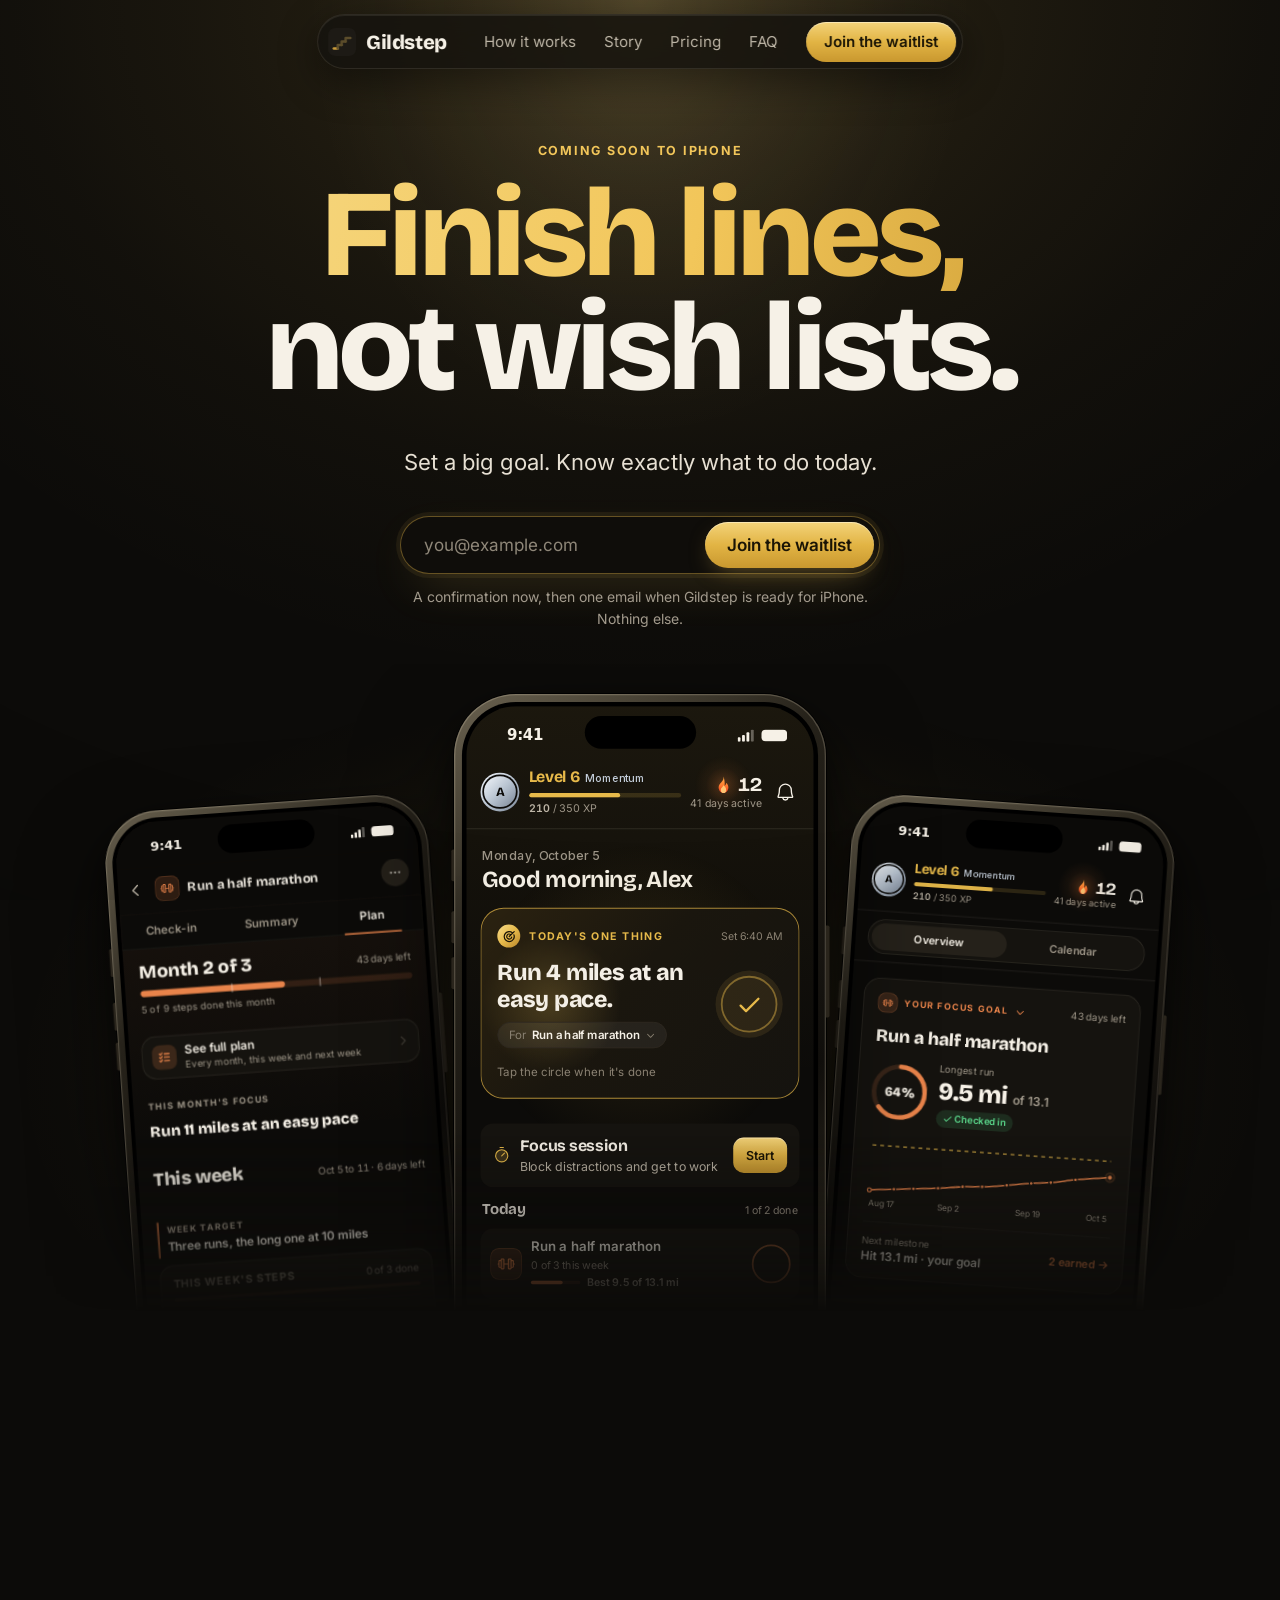
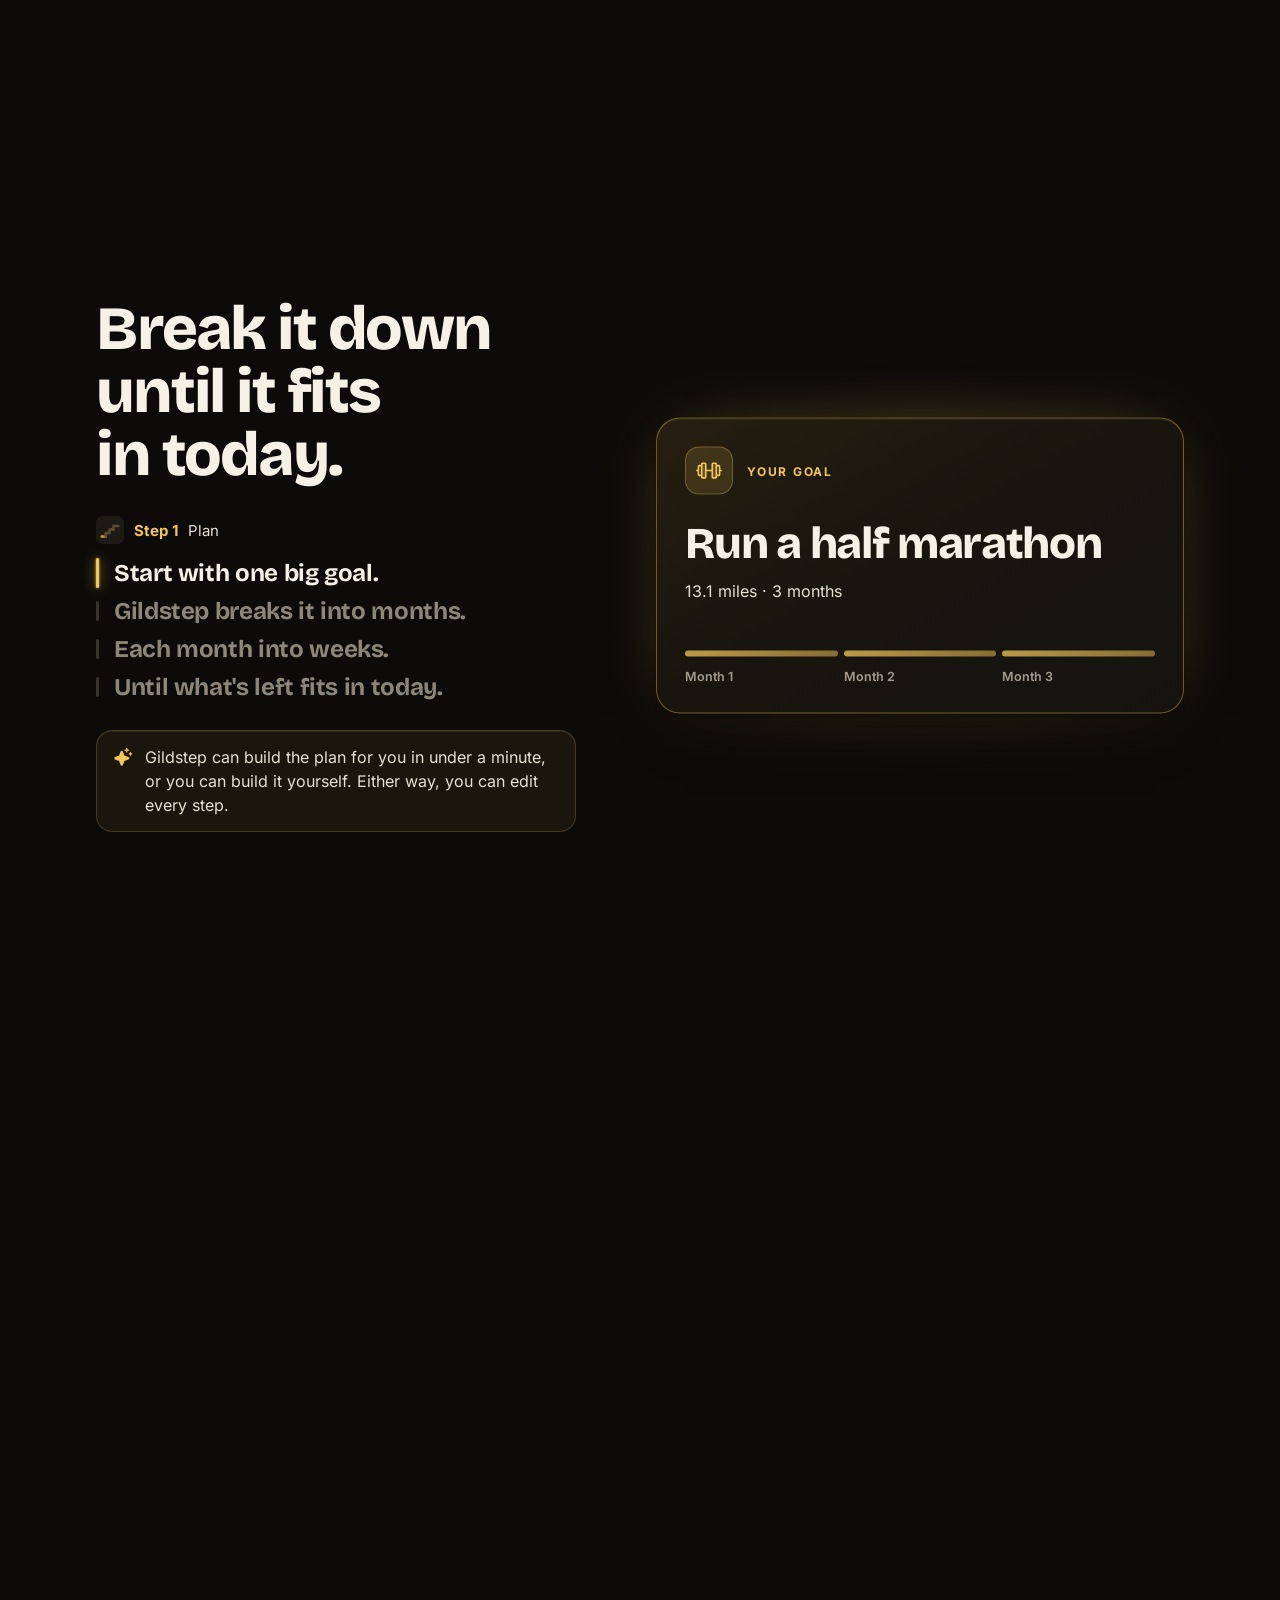
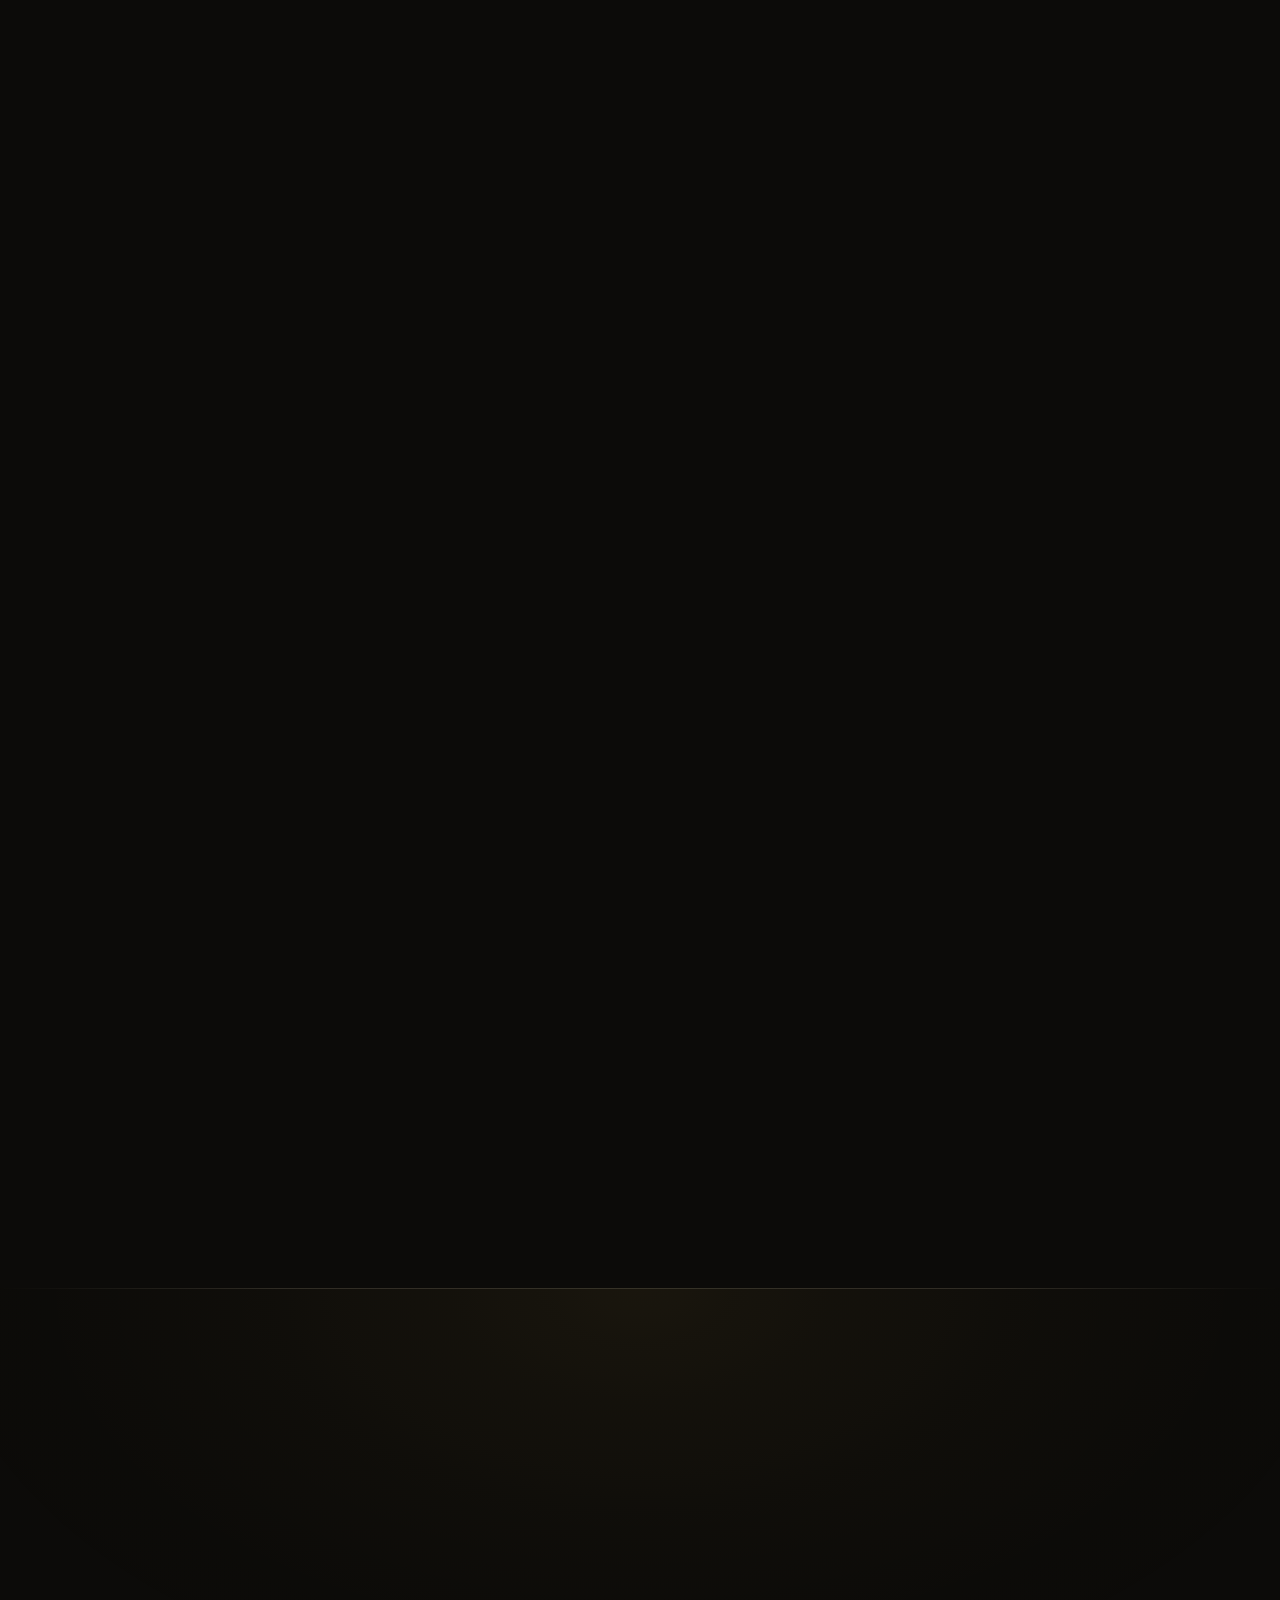
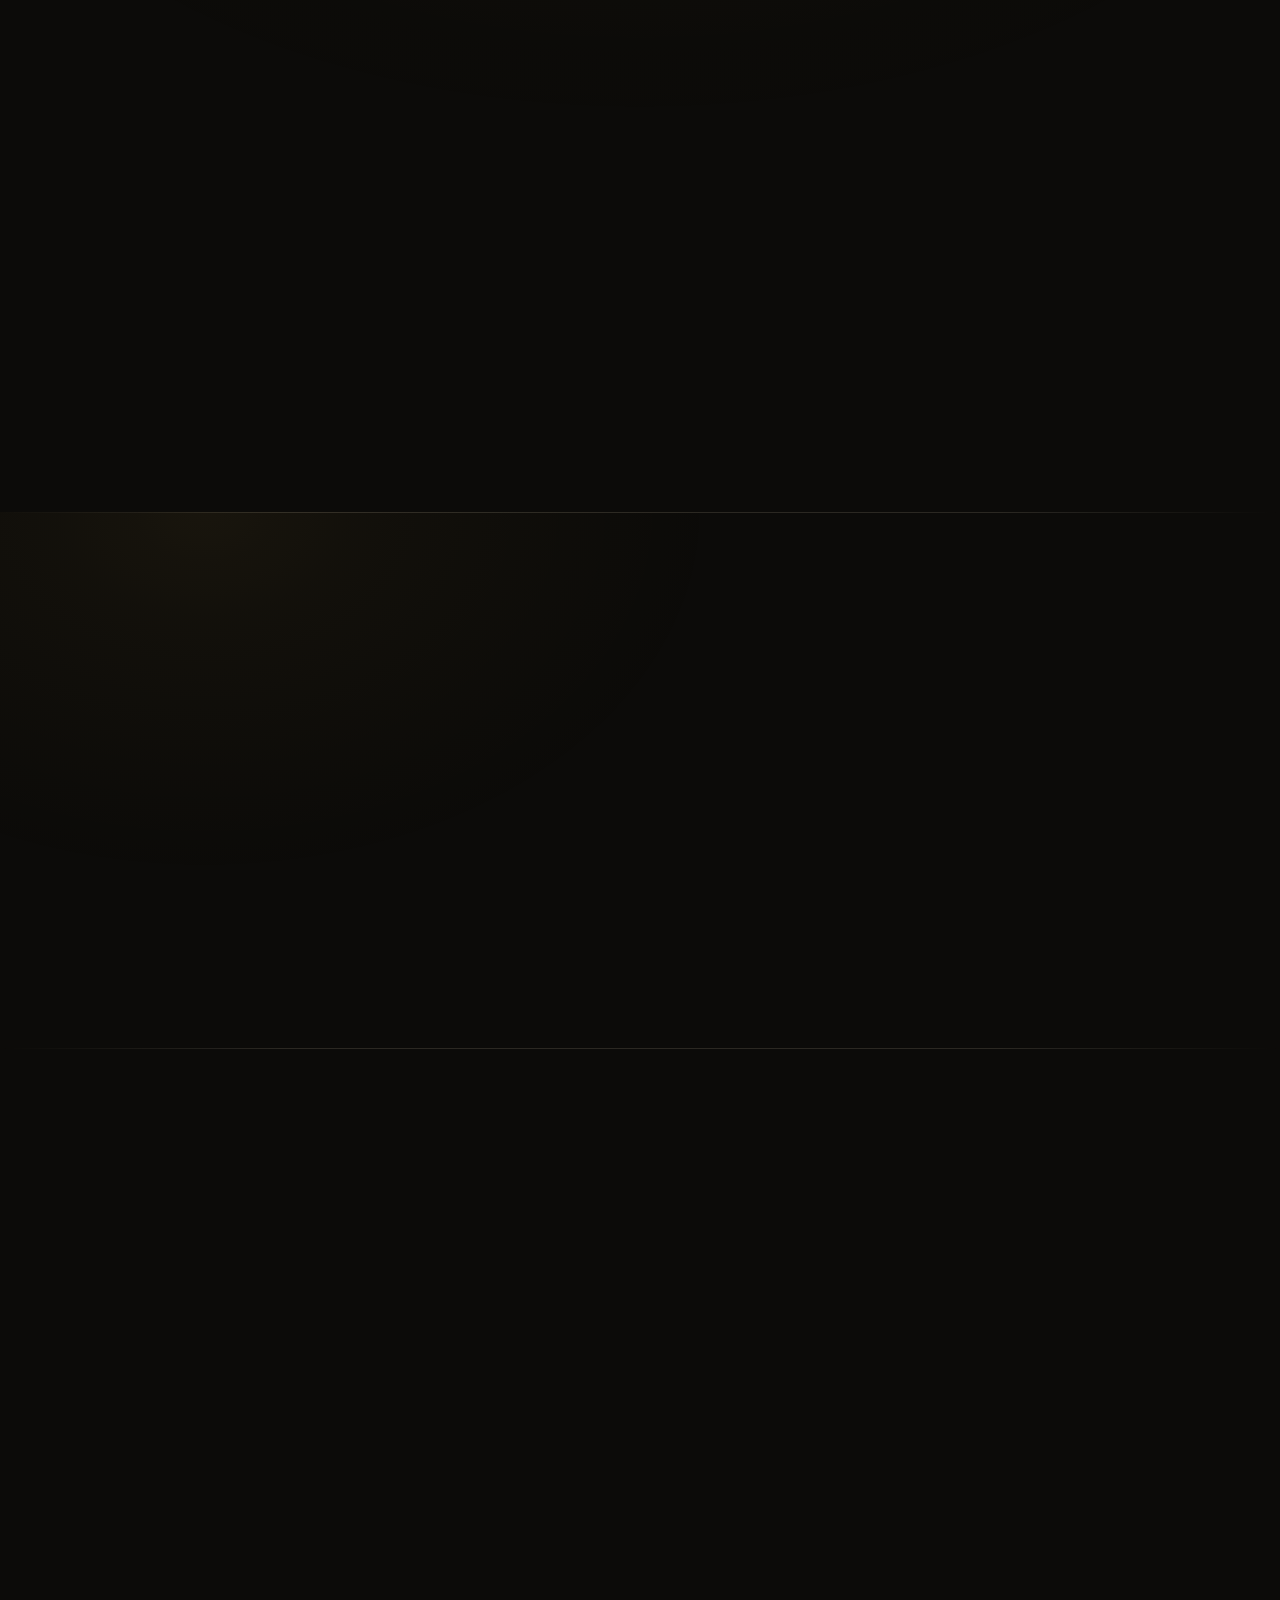
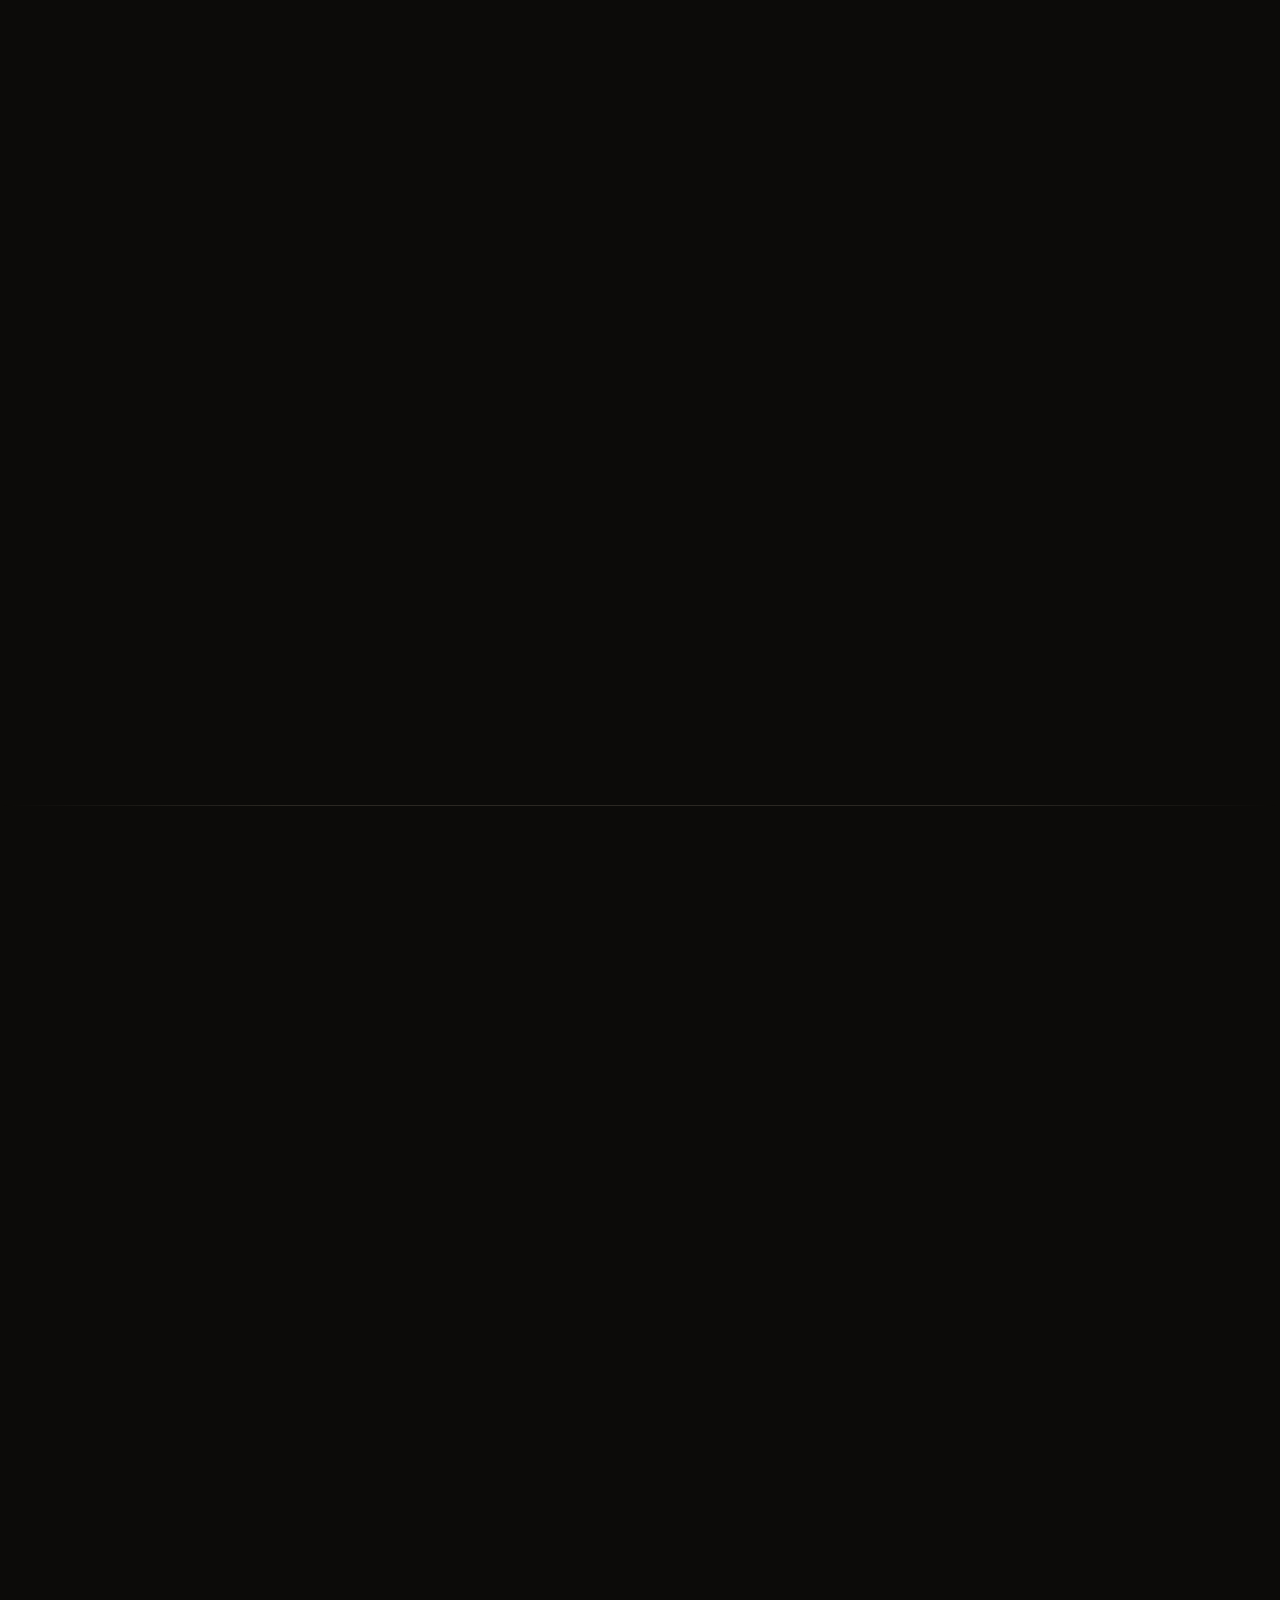
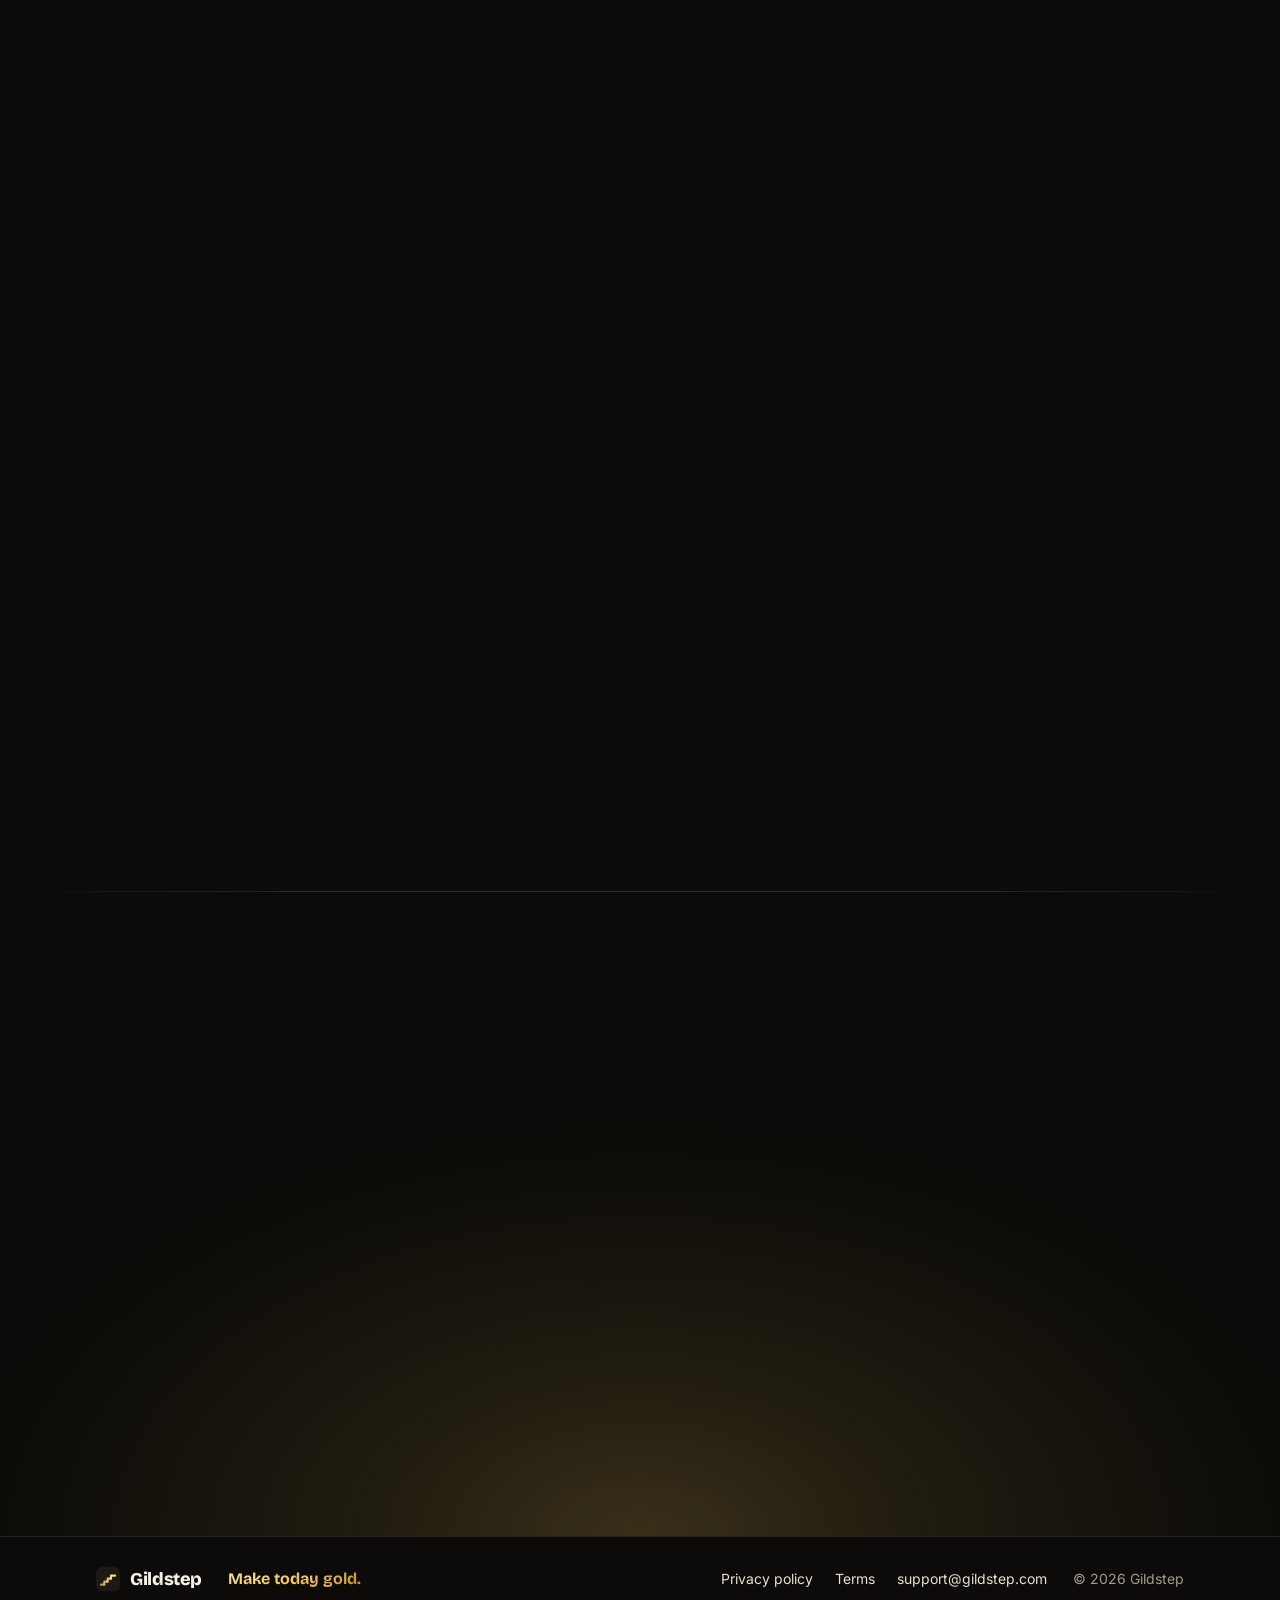
<file: index.html>
<!doctype html>
<html lang="en">
<head>
<meta charset="utf-8">
<meta name="viewport" content="width=device-width, initial-scale=1, viewport-fit=cover">
<title>Gildstep: Finish lines, not wish lists.</title>
<meta name="description" content="Finish lines, not wish lists. Set a big goal. Know exactly what to do today.">
<meta http-equiv="Content-Security-Policy" content="default-src 'self'; script-src 'self'; style-src 'self'; font-src 'self'; img-src 'self' data:; connect-src 'self' https://ggbiohijkmzzqigvxdph.supabase.co; base-uri 'none'; form-action 'none'">
<meta name="referrer" content="strict-origin-when-cross-origin">
<meta name="theme-color" content="#0C0B09">
<meta name="color-scheme" content="dark">
<!-- EDIT (once Gildstep is on the App Store): add the Smart App Banner here:
     <meta name="apple-itunes-app" content="app-id=YOUR_APP_STORE_ID"> -->
<link rel="canonical" href="https://gildstep.com/">
<link rel="icon" href="/assets/favicon.svg" type="image/svg+xml">
<link rel="apple-touch-icon" href="/assets/apple-touch-icon.png">
<link rel="preload" href="/fonts/bricolage-800.woff2" as="font" type="font/woff2" crossorigin>
<link rel="preload" href="/fonts/inter-400.woff2" as="font" type="font/woff2" crossorigin>
<link rel="stylesheet" href="/styles.css">
<script src="/config.js"></script>
<script src="/site.js"></script>
<meta property="og:type" content="website">
<meta property="og:site_name" content="Gildstep">
<meta property="og:title" content="Gildstep: Finish lines, not wish lists.">
<meta property="og:description" content="Finish lines, not wish lists. Set a big goal. Know exactly what to do today.">
<meta property="og:url" content="https://gildstep.com/">
<meta property="og:image" content="https://gildstep.com/assets/og.png">
<meta property="og:image:width" content="1200">
<meta property="og:image:height" content="630">
<meta property="og:image:alt" content="Gildstep: Finish lines, not wish lists. Set a big goal. Know exactly what to do today.">
<meta name="twitter:card" content="summary_large_image">
<meta name="twitter:title" content="Gildstep: Finish lines, not wish lists.">
<meta name="twitter:description" content="Finish lines, not wish lists. Set a big goal. Know exactly what to do today.">
<meta name="twitter:image" content="https://gildstep.com/assets/og.png">
</head>
<body data-page="home" data-app="Gildstep" data-support="support@gildstep.com" data-scheme="gildstep" data-supabase-url="https://ggbiohijkmzzqigvxdph.supabase.co" data-supabase-key="sb_publishable_Blx6dCkwe_uo34wRgkRmCA_ODXNYuqp">

<svg class="sprite" aria-hidden="true" focusable="false">
<defs>
<linearGradient id="g-mark" x1="0" y1="1" x2="1" y2="0"><stop offset="0" stop-color="#B8862B"/><stop offset="1" stop-color="#F7DC8A"/></linearGradient>
<linearGradient id="g-leaf" x1="0" y1="0" x2="1" y2="1"><stop offset="0" stop-color="#F6D98A"/><stop offset="1" stop-color="#C8973A"/></linearGradient>
<linearGradient id="g-tab" x1="0" y1="0" x2="0" y2="1"><stop offset="0" stop-color="#F8DC8C"/><stop offset="1" stop-color="#D49A30"/></linearGradient>
<linearGradient id="g-ember" x1="0" y1="0" x2="0" y2="1"><stop offset="0" stop-color="#FFB347"/><stop offset=".55" stop-color="#FF7A2F"/><stop offset="1" stop-color="#E8331C"/></linearGradient>
</defs>
<!-- The app's own icons (Phosphor, at the weights the app uses) and its streak flame. -->
<symbol id="i-check" viewBox="0 0 256 256" fill="currentColor"><path d="m232.49 80.49-128 128a12 12 0 0 1-17 0l-56-56a12 12 0 1 1 17-17L96 183 215.51 63.51a12 12 0 0 1 17 17Z"/></symbol>
<symbol id="i-target" viewBox="0 0 256 256" fill="currentColor"><path d="M229.26 90.4a108 108 0 0 1-177.63 114A108 108 0 0 1 195.41 43.63l20.1-20.11a12 12 0 0 1 17 17l-96 96a12 12 0 1 1-17-17l24-24a36 36 0 1 0 19.76 39.65 12 12 0 0 1 23.53 4.74 60 60 0 1 1-25.73-62l17.23-17.17a84 84 0 1 0 28.46 38 12 12 0 1 1 22.5-8.35Z"/></symbol>
<symbol id="i-bell" viewBox="0 0 256 256" fill="currentColor"><path d="M221.8 175.94c-5.55-9.56-13.8-36.61-13.8-71.94a80 80 0 1 0-160 0c0 35.34-8.26 62.38-13.81 71.94A16 16 0 0 0 48 200h40.81a40 40 0 0 0 78.38 0H208a16 16 0 0 0 13.8-24.06M128 216a24 24 0 0 1-22.62-16h45.24A24 24 0 0 1 128 216m-80-32c7.7-13.24 16-43.92 16-80a64 64 0 1 1 128 0c0 36.05 8.28 66.73 16 80Z"/></symbol>
<symbol id="i-timer" viewBox="0 0 256 256" fill="currentColor"><path opacity=".2" d="M216 136a88 88 0 1 1-88-88 88 88 0 0 1 88 88"/><path d="M128 40a96 96 0 1 0 96 96 96.11 96.11 0 0 0-96-96m0 176a80 80 0 1 1 80-80 80.09 80.09 0 0 1-80 80m45.66-125.66a8 8 0 0 1 0 11.32l-40 40a8 8 0 0 1-11.32-11.32l40-40a8 8 0 0 1 11.32 0M96 16a8 8 0 0 1 8-8h48a8 8 0 0 1 0 16h-48a8 8 0 0 1-8-8"/></symbol>
<symbol id="i-fitness" viewBox="0 0 256 256" fill="currentColor"><path opacity=".2" d="M96 64v128a8 8 0 0 1-8 8H64a8 8 0 0 1-8-8V64a8 8 0 0 1 8-8h24a8 8 0 0 1 8 8m96-8h-24a8 8 0 0 0-8 8v128a8 8 0 0 0 8 8h24a8 8 0 0 0 8-8V64a8 8 0 0 0-8-8"/><path d="M248 120h-8V88a16 16 0 0 0-16-16h-16v-8a16 16 0 0 0-16-16h-24a16 16 0 0 0-16 16v56h-48V64a16 16 0 0 0-16-16H64a16 16 0 0 0-16 16v8H32a16 16 0 0 0-16 16v32H8a8 8 0 0 0 0 16h8v32a16 16 0 0 0 16 16h16v8a16 16 0 0 0 16 16h24a16 16 0 0 0 16-16v-56h48v56a16 16 0 0 0 16 16h24a16 16 0 0 0 16-16v-8h16a16 16 0 0 0 16-16v-32h8a8 8 0 0 0 0-16M32 168V88h16v80Zm56 24H64V64h24zm104 0h-24V64h24v128m32-24h-16V88h16Z"/></symbol>
<symbol id="i-book" viewBox="0 0 256 256" fill="currentColor"><path opacity=".2" d="M232 56v144h-72a32 32 0 0 0-32 32 32 32 0 0 0-32-32H24V56h72a32 32 0 0 1 32 32 32 32 0 0 1 32-32Z"/><path d="M232 48h-72a40 40 0 0 0-32 16 40 40 0 0 0-32-16H24a8 8 0 0 0-8 8v144a8 8 0 0 0 8 8h72a24 24 0 0 1 24 24 8 8 0 0 0 16 0 24 24 0 0 1 24-24h72a8 8 0 0 0 8-8V56a8 8 0 0 0-8-8M96 192H32V64h64a24 24 0 0 1 24 24v112a39.8 39.8 0 0 0-24-8m128 0h-64a39.8 39.8 0 0 0-24 8V88a24 24 0 0 1 24-24h64Z"/></symbol>
<symbol id="i-plus" viewBox="0 0 256 256" fill="currentColor"><path d="M228 128a12 12 0 0 1-12 12h-76v76a12 12 0 0 1-24 0v-76H40a12 12 0 0 1 0-24h76V40a12 12 0 0 1 24 0v76h76a12 12 0 0 1 12 12"/></symbol>
<symbol id="i-chev" viewBox="0 0 256 256" fill="currentColor"><path d="m181.66 133.66-80 80a8 8 0 0 1-11.32-11.32L164.69 128 90.34 53.66a8 8 0 0 1 11.32-11.32l80 80a8 8 0 0 1 0 11.32"/></symbol>
<symbol id="i-back" viewBox="0 0 256 256" fill="currentColor"><path d="M168.49 199.51a12 12 0 0 1-17 17l-80-80a12 12 0 0 1 0-17l80-80a12 12 0 0 1 17 17L97 128Z"/></symbol>
<symbol id="i-down" viewBox="0 0 256 256" fill="currentColor"><path d="m216.49 104.49-80 80a12 12 0 0 1-17 0l-80-80a12 12 0 0 1 17-17L128 159l71.51-71.52a12 12 0 0 1 17 17Z"/></symbol>
<symbol id="i-dots" viewBox="0 0 256 256" fill="currentColor"><path d="M144 128a16 16 0 1 1-16-16 16 16 0 0 1 16 16m-84-16a16 16 0 1 0 16 16 16 16 0 0 0-16-16m136 0a16 16 0 1 0 16 16 16 16 0 0 0-16-16"/></symbol>
<symbol id="i-grip" viewBox="0 0 256 256" fill="currentColor"><path d="M108 60a16 16 0 1 1-16-16 16 16 0 0 1 16 16m56 16a16 16 0 1 0-16-16 16 16 0 0 0 16 16m-72 36a16 16 0 1 0 16 16 16 16 0 0 0-16-16m72 0a16 16 0 1 0 16 16 16 16 0 0 0-16-16m-72 68a16 16 0 1 0 16 16 16 16 0 0 0-16-16m72 0a16 16 0 1 0 16 16 16 16 0 0 0-16-16"/></symbol>
<symbol id="i-list" viewBox="0 0 256 256" fill="currentColor"><path d="M228 128a12 12 0 0 1-12 12h-88a12 12 0 0 1 0-24h88a12 12 0 0 1 12 12M128 76h88a12 12 0 0 0 0-24h-88a12 12 0 0 0 0 24m88 104h-88a12 12 0 0 0 0 24h88a12 12 0 0 0 0-24M79.51 39.51 56 63l-7.51-7.52a12 12 0 0 0-17 17l16 16a12 12 0 0 0 17 0l32-32a12 12 0 0 0-17-17Zm0 64L56 127l-7.51-7.52a12 12 0 1 0-17 17l16 16a12 12 0 0 0 17 0l32-32a12 12 0 0 0-17-17Zm0 64L56 191l-7.51-7.52a12 12 0 1 0-17 17l16 16a12 12 0 0 0 17 0l32-32a12 12 0 0 0-17-17Z"/></symbol>
<symbol id="i-arrow" viewBox="0 0 256 256" fill="currentColor"><path d="m224.49 136.49-72 72a12 12 0 0 1-17-17L187 140H40a12 12 0 0 1 0-24h147l-51.49-51.52a12 12 0 0 1 17-17l72 72a12 12 0 0 1-.02 17.01"/></symbol>
<symbol id="i-trophy" viewBox="0 0 256 256" fill="currentColor"><path opacity=".2" d="M200 48v63.1c0 39.7-31.75 72.6-71.45 72.9A72 72 0 0 1 56 112V48Z"/><path d="M232 64h-24V48a8 8 0 0 0-8-8H56a8 8 0 0 0-8 8v16H24A16 16 0 0 0 8 80v16a40 40 0 0 0 40 40h3.65A80.13 80.13 0 0 0 120 191.61V216H96a8 8 0 0 0 0 16h64a8 8 0 0 0 0-16h-24v-24.42c31.94-3.23 58.44-25.64 68.08-55.58H208a40 40 0 0 0 40-40V80a16 16 0 0 0-16-16M48 120a24 24 0 0 1-24-24V80h24v32q0 4 .39 8Zm144-8.9c0 35.52-29 64.64-64 64.9a64 64 0 0 1-64-64V56h128ZM232 96a24 24 0 0 1-24 24h-.5a82 82 0 0 0 .5-8.9V80h24Z"/></symbol>
<symbol id="i-trophy-fill" viewBox="0 0 256 256" fill="currentColor"><path d="M232 64h-24V48a8 8 0 0 0-8-8H56a8 8 0 0 0-8 8v16H24A16 16 0 0 0 8 80v16a40 40 0 0 0 40 40h3.65A80.13 80.13 0 0 0 120 191.61V216H96a8 8 0 0 0 0 16h64a8 8 0 0 0 0-16h-24v-24.42c31.94-3.23 58.44-25.64 68.08-55.58H208a40 40 0 0 0 40-40V80a16 16 0 0 0-16-16M48 120a24 24 0 0 1-24-24V80h24v32q0 4 .39 8Zm184-24a24 24 0 0 1-24 24h-.5a82 82 0 0 0 .5-8.9V80h24Z"/></symbol>
<symbol id="i-sparkle" viewBox="0 0 256 256" fill="currentColor"><path d="M208 144a15.78 15.78 0 0 1-10.42 14.94L146 178l-19 51.62a15.92 15.92 0 0 1-29.88 0L78 178l-51.62-19a15.92 15.92 0 0 1 0-29.88L78 110l19-51.62a15.92 15.92 0 0 1 29.88 0L146 110l51.62 19A15.78 15.78 0 0 1 208 144m-56-96h16v16a8 8 0 0 0 16 0V48h16a8 8 0 0 0 0-16h-16V16a8 8 0 0 0-16 0v16h-16a8 8 0 0 0 0 16m88 32h-8v-8a8 8 0 0 0-16 0v8h-8a8 8 0 0 0 0 16h8v8a8 8 0 0 0 16 0v-8h8a8 8 0 0 0 0-16"/></symbol>
<symbol id="i-flame" viewBox="0 0 24 24"><path fill="url(#g-ember)" d="M12 1.5c.6 3.4-1.2 5.6-2.9 7.4C7.4 10.7 6 12.6 6 15.2 6 18.9 8.7 22 12 22s6-3.1 6-6.8c0-2.6-1.2-4.6-2.6-6-.1 1.7-.8 3-2 3.6.4-4.2-.4-8.4-1.4-11.3z"/><path fill="#FFD27A" opacity=".9" d="M12 22c-1.9 0-3.4-1.6-3.4-3.6 0-1.7 1-2.8 2-3.8.6-.6 1.1-1.3 1.2-2.3 1.3.9 3.6 3 3.6 6.1 0 2-1.5 3.6-3.4 3.6z"/></symbol>
<symbol id="i-status" viewBox="0 0 56 14"><rect y="9" width="3.2" height="5" rx="1"/><rect x="5" y="6.4" width="3.2" height="7.6" rx="1"/><rect x="10" y="3.4" width="3.2" height="10.6" rx="1"/><rect x="15" y=".4" width="3.2" height="13.6" rx="1" opacity=".35"/><rect x="27" y=".4" width="29" height="13.2" rx="4.6"/></symbol>
</svg>

<a class="skip" href="#main">Skip to content</a>

<header class="nav" id="nav">
<a class="brand" href="/" aria-label="Gildstep home"><svg class="mark" viewBox="0 0 64 64" aria-hidden="true"><rect width="64" height="64" rx="15"/><path class="s1" d="M13 47H22"/><path class="s2" d="M22 47V39H31"/><path class="s3" d="M31 39V31H40"/><path class="s4" d="M40 31V23H51"/></svg><span>Gildstep</span></a>
<nav class="nav-links" aria-label="On this page">
<a href="#how">How it works</a><a href="#story">Story</a><a href="#pricing">Pricing</a><a href="#faq">FAQ</a>
</nav>
<a class="btn btn-sm" href="#join" data-mode="waitlist" data-track="nav_join">Join the waitlist</a><a class="btn btn-sm" data-mode="beta" data-link="beta" data-track="nav_beta">Join the beta</a><a class="btn btn-sm" data-mode="store" data-link="store" data-track="nav_appstore">Get the app</a>
</header>

<main id="main">

<!-- ───────────── 1. Hero ───────────── -->
<section class="hero" id="top">
<div class="hero-light" aria-hidden="true"></div>
<div class="wrap hero-copy">
<p class="kicker"><span data-mode="waitlist">Coming soon to iPhone</span><span data-mode="beta">In beta on iPhone</span><span data-mode="store">For iPhone</span></p>
<h1><span class="gold-text">Finish lines,</span> <span class="h1-b">not wish lists.</span></h1>
<p class="lede">Set a big goal. Know exactly what to do today.</p>
<div class="cta">
<form class="form waitlist" data-mode="waitlist" novalidate>
<label class="hp" aria-hidden="true">Company <input name="company" tabindex="-1" autocomplete="off"></label>
<input type="email" name="email" required autocomplete="email" inputmode="email" placeholder="you@example.com" aria-label="Email address">
<button class="btn" type="submit" data-track="waitlist_hero">Join the waitlist</button>
</form>
<p class="msg" role="status" aria-live="polite" data-mode="waitlist"></p>
<p class="note" data-mode="waitlist">A confirmation now, then one email when Gildstep is ready for iPhone. Nothing else.</p>
<a class="btn btn-lg" data-mode="beta" data-link="beta" data-track="beta_hero">Join the beta</a>
<p class="note" data-mode="beta">Free on iPhone through Apple's TestFlight.</p>
<a class="badge" data-mode="store" data-link="store" data-track="appstore_hero"><img src="/assets/app-store-badge.svg" alt="Download on the App Store" width="180" height="60" loading="lazy"></a>
</div>
</div>
<!-- The three screens are drawn from the app's own components (sizes,
     colors, type and icons from mobile/src), at the app's real point size,
     then scaled as one piece. The row is cropped below the fold of each
     screen and fades out, so nothing is squeezed in. -->
<div class="hero-phones">

<div class="phone phone-side phone-l" data-depth="-0.05" role="img" aria-label="A goal's plan in Gildstep: month 2 of 3, this month's focus, and this week's target and steps.">
<div class="device"><div class="screen m m-goal">
<div class="m-sb"><b>9:41</b><svg><use href="#i-status"/></svg></div>
<div class="m-ghead">
<span class="m-backb"><svg><use href="#i-back"/></svg></span>
<span class="m-cat s32"><svg><use href="#i-fitness"/></svg></span>
<b>Run a half marathon</b>
<span class="m-more"><svg><use href="#i-dots"/></svg></span>
</div>
<div class="m-gtabs"><span>Check-in</span><span>Summary</span><span class="on">Plan</span></div>
<div class="m-plan">
<div class="m-ov">
<div class="m-between"><p class="m-t24">Month 2 of 3</p><p class="m-meta">43 days left</p></div>
<i class="m-time"><i></i><b></b><b></b></i>
<p class="m-sub">5 of 9 steps done this month</p>
</div>
<div class="m-kcard m-grow"><span class="m-tile"><svg><use href="#i-list"/></svg></span><div><b>See full plan</b><small>Every month, this week and next week</small></div><svg class="m-chev"><use href="#i-chev"/></svg></div>
<div class="m-fo"><p class="m-caps">This month's focus</p><p class="m-t20">Run 11 miles at an easy pace</p></div>
<div class="m-wk">
<div class="m-between"><p class="m-t24">This week</p><p class="m-meta">Oct 5 to 11 · 6 days left</p></div>
<div class="m-target"><p class="m-caps">Week target</p><p>Three runs, the long one at 10 miles</p></div>
<div class="m-kcard m-steps">
<div class="m-steps-h"><div class="m-between"><p class="m-caps lg">This week's steps</p><p class="m-meta">0 of 3 done</p></div><i class="m-bar"><i></i></i></div>
<div class="m-step"><i class="m-box"></i><span>Run 4 miles at an easy pace</span><svg class="m-grip"><use href="#i-grip"/></svg></div>
<div class="m-step"><i class="m-box"></i><span>Run 5 miles at a steady pace</span><svg class="m-grip"><use href="#i-grip"/></svg></div>
<div class="m-step"><i class="m-box"></i><span>Long run: 10 miles</span><svg class="m-grip"><use href="#i-grip"/></svg></div>
</div>
</div>
</div>
</div><i class="island"></i></div>
</div>

<div class="phone phone-main" data-depth="0.04" data-live role="img" aria-label="The Today screen in Gildstep. Today's One Thing: run 4 miles at an easy pace. Below it, a focus session and today's check-ins.">
<div class="device"><div class="screen m m-today">
<div class="m-sb"><b>9:41</b><svg><use href="#i-status"/></svg></div>
<div class="m-top">
<span class="m-av"><i>A</i></span>
<div class="m-lv"><p><b>Level 6</b><span>Momentum</span></p><i class="m-xp"><i></i></i><p class="m-xpn"><b>210</b> / 350 XP</p></div>
<div class="m-streak"><p><span class="m-fl"><svg><use href="#i-flame"/></svg></span><b>12</b></p><p>41 days active</p></div>
<span class="m-bell"><svg><use href="#i-bell"/></svg></span>
</div>
<div class="m-body">
<div class="m-greet"><p class="m-date">Monday, October 5</p><p class="m-hello">Good morning, Alex</p></div>
<div class="m-otwrap">
<div class="ot">
<svg class="ot-shine" aria-hidden="true"><rect class="s-wide" width="100%" height="100%" rx="25.25" pathLength="100"/><rect class="s-glow" width="100%" height="100%" rx="25.25" pathLength="100"/><rect class="s-edge" width="100%" height="100%" rx="25.25" pathLength="100"/><rect class="s-mid" width="100%" height="100%" rx="25.25" pathLength="100"/><rect class="s-core" width="100%" height="100%" rx="25.25" pathLength="100"/></svg>
<div class="ot-head"><span class="ot-coin"><svg><use href="#i-target"/></svg></span><b>Today's One Thing</b><span class="ot-set">Set 6:40 AM</span></div>
<div class="ot-main">
<div class="ot-left"><p class="ot-text">Run 4 miles at an easy pace.</p><span class="ot-chip"><em>For</em><b>Run a half marathon</b><svg><use href="#i-down"/></svg></span></div>
<span class="ot-circle"><svg class="ot-idle"><use href="#i-check"/></svg></span>
</div>
<p class="ot-label">Tap the circle when it's done</p>
</div>
</div>
<div class="m-focus"><svg><use href="#i-timer"/></svg><div><b>Focus session</b><small>Block distractions and get to work</small></div><span class="m-start">Start</span></div>
<div class="m-sech"><b>Today</b><span>1 of 2 done</span></div>
<div class="m-row"><span class="m-cat s36"><svg><use href="#i-fitness"/></svg></span><div><b>Run a half marathon</b><small>0 of 3 this week</small><p class="m-metric"><i><i></i></i>Best 9.5 of 13.1 mi</p></div><span class="m-chk"></span></div>
<div class="m-row done"><span class="m-cat s36 learn"><svg><use href="#i-book"/></svg></span><div><b>Read 12 books this year</b><small class="ok">Checked in</small><p class="m-add"><svg><use href="#i-plus"/></svg>Add details</p></div><span class="m-chk learn on"><svg><use href="#i-check"/></svg></span></div>
</div>
<!-- The app's tab bar. It shows where the phone is shown whole (phones);
     the cropped hero on wider screens ends above it. -->
<div class="m-tabs"><div class="m-tabbar">
<span class="on"><svg viewBox="0 0 24 24"><path class="f" fill="url(#g-tab)" d="M6.5 18.5a5.5 5.5 0 0 1 11 0z"/><path d="M2.5 18.5h19M12 6.2v2.2M5.3 10.6l1.5 1.5M18.7 10.6l-1.5 1.5M8 21.5h8"/></svg>Today</span>
<span><svg viewBox="0 0 24 24"><path d="M2.5 20 9 9.6l3.1 4.9 2.4-3.6 7 9.1zM9 9.6V3.4M9 3.9h4.4l-1.4 1.9 1.4 1.9H9z"/></svg>Goals</span>
<span><svg viewBox="0 0 24 24"><rect x="3.5" y="13.5" width="4.6" height="6.5" rx="1.4"/><rect x="9.7" y="9" width="4.6" height="11" rx="1.4"/><rect x="15.9" y="4" width="4.6" height="16" rx="1.4"/></svg>Progress</span>
<span><svg viewBox="0 0 24 24"><path d="M9.2 6.5V6a3.5 3.5 0 0 1 3.5-3.5h4.8A3.5 3.5 0 0 1 21 6v3a3.5 3.5 0 0 1-2.2 3.25V14.6L17 13.1"/><path d="M3 10.5a4 4 0 0 1 4-4h6a4 4 0 0 1 4 4v3a4 4 0 0 1-4 4H8.6L5 20.4v-3.3A4 4 0 0 1 3 13.5z"/></svg>Feed</span>
<span><svg viewBox="0 0 24 24"><circle cx="12" cy="12" r="9.2"/><path d="M12 6.9a3.1 3.1 0 1 1 0 6.2 3.1 3.1 0 0 1 0-6.2zM6.5 18.4c1.2-2.3 3.2-3.5 5.5-3.5s4.3 1.2 5.5 3.5"/></svg>Profile</span>
</div><i class="m-home"></i></div>
</div><i class="island"></i></div>
</div>

<div class="phone phone-side phone-r" data-depth="-0.09" role="img" aria-label="The Progress screen in Gildstep: your focus goal at 64 percent, longest run 9.5 of 13.1 miles, and a chart climbing toward the target.">
<div class="device"><div class="screen m m-prog">
<div class="m-sb"><b>9:41</b><svg><use href="#i-status"/></svg></div>
<div class="m-top">
<span class="m-av"><i>A</i></span>
<div class="m-lv"><p><b>Level 6</b><span>Momentum</span></p><i class="m-xp"><i></i></i><p class="m-xpn"><b>210</b> / 350 XP</p></div>
<div class="m-streak"><p><span class="m-fl"><svg><use href="#i-flame"/></svg></span><b>12</b></p><p>41 days active</p></div>
<span class="m-bell"><svg><use href="#i-bell"/></svg></span>
</div>
<div class="m-band"><div class="m-seg2"><span class="on">Overview</span><span>Calendar</span></div></div>
<div class="m-body">
<div class="m-fcard">
<div class="m-between mid"><p class="m-flabel"><span class="m-cat s26"><svg><use href="#i-fitness"/></svg></span><b>Your focus goal</b><svg><use href="#i-down"/></svg></p><p class="m-meta">43 days left</p></div>
<p class="m-t23">Run a half marathon</p>
<div class="m-best">
<span class="m-ring"><svg viewBox="0 0 72 72"><circle cx="36" cy="36" r="33"/><circle class="v" cx="36" cy="36" r="33" pathLength="100"/></svg><b>64%</b></span>
<div><small>Longest run</small><p><b>9.5 mi</b><span>of 13.1</span></p><p class="m-chips"><span class="ok"><svg><use href="#i-check"/></svg>Checked in</span></p></div>
</div>
<svg class="m-chart" viewBox="0 0 323 96"><path class="tgt" d="M6 12.7H317"/><path class="ln" d="M6 71.3C16.6 70.3 27.1 69.4 37.7 68.4C46.2 67.6 54.6 66.8 63.1 66C73.7 65 84.3 64.3 94.9 63.1C105.5 61.9 116 60 126.6 59C135.1 58.2 143.5 58 152 57.2C162.6 56.2 173.1 54.6 183.7 53.1C194.3 51.6 204.8 49.8 215.4 48.4C223.9 47.3 232.3 46.7 240.8 45.5C251.4 44 262 41.4 272.6 39.7C287.4 37.3 302.2 35.6 317 33.8"/><circle class="start" cx="6" cy="71.3" r="2.5"/><circle cx="37.7" cy="68.4" r="2.5"/><circle cx="63.1" cy="66" r="2.5"/><circle cx="94.9" cy="63.1" r="2.5"/><circle cx="126.6" cy="59" r="2.5"/><circle cx="152" cy="57.2" r="2.5"/><circle cx="183.7" cy="53.1" r="2.5"/><circle cx="215.4" cy="48.4" r="2.5"/><circle cx="240.8" cy="45.5" r="2.5"/><circle cx="272.6" cy="39.7" r="2.5"/><circle class="halo" cx="317" cy="33.8" r="7"/><circle class="now" cx="317" cy="33.8" r="3.5"/><text x="6" y="92">Aug 17</text><text x="109.7" y="92" text-anchor="middle">Sep 2</text><text x="213.3" y="92" text-anchor="middle">Sep 19</text><text x="317" y="92" text-anchor="end">Oct 5</text></svg>
<i class="m-hair"></i>
<div class="m-next"><div><small>Next milestone</small><b>Hit 13.1 mi · your goal</b></div><p>2 earned<svg><use href="#i-arrow"/></svg></p></div>
</div>
</div>
</div><i class="island"></i></div>
</div>

</div>
</section>

<!-- The climb: three steps, Plan, One Thing and Finish. The mark in the
     corner and beside each step gilds one tread at a time as you reach it. -->
<div class="climb" id="climb">

<!-- ───────────── 2. The Tuesday line ───────────── -->
<section class="quiet">
<div class="wrap" data-reveal>
<p class="statement">A big goal rarely stalls at the end. It stalls on a regular Tuesday, when you don't know what to do next.</p>
<p class="statement-b">Gildstep answers that every morning.</p>
</div>
</section>

<!-- ───────────── 3. How it works: Plan, One Thing, Finish ───────────── -->
<section class="how" id="how" data-spy>
<div class="how-pin">
<div class="wrap how-grid">
<div class="how-copy">
<div class="how-head">
<h2>Break it down<br>until it fits<br>in today.</h2>
<p class="how-note"><svg aria-hidden="true"><use href="#i-sparkle"/></svg><span>Gildstep can build the plan for you in under a minute, or you can build it yourself. Either way, you can edit every step.</span></p>
</div>
<div class="beats">
<div class="beat b1">
<p class="step" data-step="1"><svg class="mark sm" data-upto="1" viewBox="0 0 64 64" aria-hidden="true"><rect width="64" height="64" rx="15"/><path class="s1" d="M13 47H22"/><path class="s2" d="M22 47V39H31"/><path class="s3" d="M31 39V31H40"/><path class="s4" d="M40 31V23H51"/></svg><b>Step 1</b> Plan</p>
<ul class="lines">
<li>Start with one big goal.</li>
<li>Gildstep breaks it into months.</li>
<li>Each month into weeks.</li>
<li>Until what's left fits in today.</li>
</ul>
</div>
<div class="beat b2">
<p class="step" data-step="2"><svg class="mark sm" data-upto="2" viewBox="0 0 64 64" aria-hidden="true"><rect width="64" height="64" rx="15"/><path class="s1" d="M13 47H22"/><path class="s2" d="M22 47V39H31"/><path class="s3" d="M31 39V31H40"/><path class="s4" d="M40 31V23H51"/></svg><b>Step 2</b> One Thing</p>
<ul class="lines">
<li>Do it. Tap the circle. Tomorrow there's a new one.</li>
</ul>
</div>
</div>
</div>

<!-- The breakdown: one goal splits into its months, this month into its
     weeks, this week into today's One Thing. site.js draws the gold lines
     between them (.links) from where the cards really are. -->
<div class="stage" id="stage" data-live role="img" aria-label="One big goal, run a half marathon, splits into three months. Month 2 splits into four weeks, each with its target: September 21 to 27, long run 8 miles, 3 of 3 runs done; September 28 to October 4, long run 9 miles, 2 of 3 runs done; this week, October 5 to 11, long run 10 miles; and October 12 to 18, long run 11 miles. This week comes down to one card: today's One Thing, run 4 miles at an easy pace. A gold line runs from the goal down to today. Then it's checked off.">
<div class="fit">
<i class="stage-glow"></i>
<div class="tree" id="tree">
<svg class="links" aria-hidden="true" focusable="false"></svg>
<div class="lv lv-goal">
<div class="gcard">
<span class="g-ico"><svg><use href="#i-fitness"/></svg></span>
<p class="g-label">Your goal</p>
<p class="g-title"><span>Run a half marathon</span></p>
<p class="g-meta">13.1 miles · 3 months</p>
<p class="g-meta2">3 months</p>
<i class="g-split"><i></i><i></i><i></i></i>
<p class="g-months"><span>Month 1</span><span>Month 2</span><span>Month 3</span></p>
</div>
</div>
<div class="lv lv-months">
<div class="tile mo"><small>Month 1</small><b>Run 7 miles without stopping</b><i class="t-split"><i class="on"></i><i class="on"></i><i class="on"></i><i class="on"></i><i class="on"></i></i></div>
<div class="tile mo now"><small>Month 2 <em>Now</em></small><b>Run 11 miles at an easy pace</b><i class="t-split"><i class="on"></i><i class="on"></i><i class="cur"></i><i></i></i></div>
<div class="tile mo"><small>Month 3</small><b>13.1 miles on race day</b><i class="t-split"><i></i><i></i><i></i><i></i><i></i></i></div>
</div>
<!-- Month 2's weeks as the app dates them (Monday to Sunday, "Sep 21 to
     27"). Weeks that have happened show what was done; this week counts
     today's run once the card below is checked; next week has only its
     target. -->
<div class="lv lv-weeks">
<div class="tile wk"><small><span>Sep 21</span> <span>to 27</span></small><b>Long run: 8 miles</b><p class="t-prog p3"><i><i></i></i><span>3 of 3 runs</span></p></div>
<div class="tile wk"><small><span>Sep 28</span> <span>to Oct 4</span></small><b>Long run: 9 miles</b><p class="t-prog p2"><i><i></i></i><span>2 of 3 runs</span></p></div>
<div class="tile wk now"><small><em>This week</em><span class="wk-d">Oct 5 to 11</span></small><b>Long run: 10 miles</b><p class="t-prog p0"><i><i></i></i><span class="w-open">0 of 3 runs</span><span class="w-done">1 of 3 runs</span></p></div>
<div class="tile wk"><small><span>Oct 12</span> <span>to 18</span></small><b>Long run: 11 miles</b></div>
</div>
<div class="lv lv-today">
<div class="ot" id="ot">
<svg class="ot-shine" aria-hidden="true"><rect class="s-wide" width="100%" height="100%" rx="25.25" pathLength="100"/><rect class="s-glow" width="100%" height="100%" rx="25.25" pathLength="100"/><rect class="s-edge" width="100%" height="100%" rx="25.25" pathLength="100"/><rect class="s-mid" width="100%" height="100%" rx="25.25" pathLength="100"/><rect class="s-core" width="100%" height="100%" rx="25.25" pathLength="100"/></svg>
<div class="ot-head"><span class="ot-coin"><svg><use href="#i-target"/></svg></span><b>Today's One Thing</b><span class="ot-set">Set 6:40 AM</span></div>
<div class="ot-main">
<div class="ot-left"><p class="ot-text">Run 4 miles at an easy pace.</p><span class="ot-chip"><em>For</em><b>Run a half marathon</b><svg><use href="#i-down"/></svg></span></div>
<span class="ot-circle">
<svg class="ot-ring" viewBox="0 0 64 64"><circle class="arc" cx="32" cy="32" r="30.75" pathLength="100"/></svg>
<span class="ot-fill"><svg><use href="#i-check"/></svg></span>
<svg class="ot-idle"><use href="#i-check"/></svg>
<span class="ot-burst"><i></i><i></i><i></i><i></i><i></i><i></i><i></i><i></i><i></i><i></i></span>
<span class="ot-xp">+20 XP</span>
</span>
</div>
<p class="ot-label"><span class="l-open">Tap the circle when it's done</span><span class="l-done">Done at 7:42 AM</span></p>
</div>
<p class="today-done"><span class="flame"><i class="flame-glow"></i><svg><use href="#i-flame"/></svg></span><span class="gold-text">You made today gold.</span></p>
</div>
</div>
</div>
</div>
</div>
</div>
</section>

<section class="finish" id="finish" data-live>
<div class="wrap fin-grid">
<div class="fin-copy" data-reveal>
<p class="step" data-step="3"><svg class="mark sm" data-upto="3" viewBox="0 0 64 64" aria-hidden="true"><rect width="64" height="64" rx="15"/><path class="s1" d="M13 47H22"/><path class="s2" d="M22 47V39H31"/><path class="s3" d="M31 39V31H40"/><path class="s4" d="M40 31V23H51"/></svg><b>Step 3</b> Finish</p>
<h3>Then one day, it's done.</h3>
<p class="body">Finishing is a decision, so you press and hold. The goal moves to your trophy case, and from there you can raise the bar.</p>
</div>

<div class="fin-stage" data-reveal>
<div class="fin-halo" aria-hidden="true"></div>
<div class="fin-confetti" aria-hidden="true"></div>
<div class="fin-ask">
<div class="fin-sheet">
<p class="fs-q">Finish this goal?</p>
<p class="fs-goal">Run a half marathon</p>
<p class="fs-sub">It moves to your Trophy case. You can reopen it later if there's more to do.</p>
<div class="fs-facts">
<div><b>84 days</b><small>Time taken</small></div>
<div><b>61</b><small>Check-ins</small></div>
<div><b>34</b><small>Steps done</small></div>
</div>
<button class="hold" type="button" id="hold" aria-label="Hold to finish this goal" aria-describedby="hold-hint">
<svg viewBox="0 0 88 88" aria-hidden="true"><circle class="trk" cx="44" cy="44" r="41"/><circle class="arc" cx="44" cy="44" r="41" pathLength="100"/></svg>
<svg class="hold-ico" aria-hidden="true"><use href="#i-trophy"/></svg>
</button>
<p class="hold-label" id="hold-hint"><span class="h-idle">Hold to finish</span><span class="h-on">Keep holding…</span></p>
</div>
</div>
<div class="fin-done" aria-live="polite">
<div class="medal-stage" aria-hidden="true">
<svg class="rays" viewBox="-190 -190 380 380"><defs>
<linearGradient id="ray-l" gradientUnits="userSpaceOnUse" x1="0" y1="-72" x2="0" y2="-176"><stop offset="0" stop-color="#F2C65A" stop-opacity=".55"/><stop offset=".55" stop-color="#F2C65A" stop-opacity=".22"/><stop offset="1" stop-color="#F2C65A" stop-opacity="0"/></linearGradient>
<linearGradient id="ray-s" gradientUnits="userSpaceOnUse" x1="0" y1="-72" x2="0" y2="-136"><stop offset="0" stop-color="#F2C65A" stop-opacity=".45"/><stop offset="1" stop-color="#F2C65A" stop-opacity="0"/></linearGradient>
</defs><g class="rays-g"></g></svg>
<svg class="wreath" viewBox="-130 -130 260 260"><g class="wreath-g"></g></svg>
<div class="medal"><span><svg><use href="#i-trophy-fill"/></svg></span></div>
</div>
<div class="ribbon"><i></i><span>Goal finished</span><i></i></div>
<p class="cel-title">Run a half marathon</p>
<div class="cel-stats">
<p class="cel-range">Aug 17 <svg aria-hidden="true"><use href="#i-arrow"/></svg><span class="sr">to</span> Nov 8</p>
<div><p><b>84</b><small>days</small></p><p><b>61</b><small>check-ins</small></p><p><b>14</b><small>best streak</small></p></div>
</div>
<button class="again" type="button" id="again">Hold it yourself</button>
</div>
</div>
</div>
</section>

</div>

<!-- ───────────── 4. Progress, Focus, Community ───────────── -->
<section class="inside" id="inside">
<div class="wrap">
<h2 data-reveal>Everything else is there to keep you going.</h2>
<div class="cards">

<article class="card" data-reveal>
<div class="viz viz-progress" role="img" aria-label="A progress chart climbing from 3 miles toward a 13.1 mile target, now at 9.5 miles, with a 12-day streak.">
<div class="vp-top"><p><small>Longest run</small><b>9.5 mi</b> of 13.1</p><span class="chip-ember"><svg><use href="#i-flame"/></svg>12-day streak</span></div>
<svg class="chart" viewBox="0 0 320 132" preserveAspectRatio="none" aria-hidden="true">
<path class="tgt" d="M4 12H316"/>
<path class="area" d="M4 118 L48 110 L92 104 L136 86 L180 78 L224 58 L268 52 L312 34 V132 H4Z"/>
<path class="ln" pathLength="1" d="M4 118 L48 110 L92 104 L136 86 L180 78 L224 58 L268 52 L312 34"/>
</svg>
<i class="chart-now"></i>
</div>
<h3>Watch it add up</h3>
<p>Check in, add your number, and the chart moves. Streaks and a calendar fill in as you go.</p>
<p class="limit">Premium adds full monthly reports with your coach's verdict.</p>
</article>

<article class="card" data-reveal>
<div class="viz viz-focus" data-live role="img" aria-label="What a blocked app shows during a focus session: Focus time. Instagram is paused until 7:25 AM. Your One Thing is waiting.">
<span class="vf-chip"><svg><use href="#i-timer"/></svg>Focusing · <b class="tick">21:47</b> left</span>
<span class="sh-icon"><svg><use href="#i-target"/></svg></span>
<p class="sh-title">Focus time</p>
<p class="sh-sub">Instagram is paused until 7:25 AM. Your One Thing is waiting.</p>
</div>
<h3>Your phone can wait</h3>
<p>Start a focus session and the apps you chose are paused until the timer runs out. Your choices stay on your phone.</p>
<p class="limit">Free up to 25 minutes. Premium adds any length and strict mode.</p>
</article>

<article class="card" data-reveal id="feed-card">
<div class="viz viz-feed" role="img" aria-label="A post in the Feed: Ran the half marathon, finished after 84 days. Mia, Jordan and others cheered you on.">
<div class="post">
<div class="post-head"><span class="pa p0">A</span><div><b>You</b><small>Finished after 84 days</small></div><span class="badge-gold"><svg><use href="#i-trophy-fill"/></svg>Goal finished</span></div>
<p class="post-title">Ran the half marathon</p>
<p class="post-meta">13.1 mi · 2:04:12</p>
<div class="cheers"><span class="stack"><span class="pa p1 c1">M</span><span class="pa p2 c2">J</span><span class="pa p3 c3">S</span></span><p class="cheer-line"><span class="w1">Mia cheered you on</span><span class="w2">Mia and Jordan cheered you on</span><span class="w3">Mia, Jordan and others cheered you on</span></p></div>
</div>
</div>
<h3>Finish with friends</h3>
<p>Share a win to the Feed and friends cheer you on. Your circle shows who has checked in today.</p>
<p class="limit">One post a day, after real progress. You choose who sees it.</p>
</article>

</div>
</div>
</section>

<!-- ───────────── 5. Story ───────────── -->
<section class="story" id="story" data-spy>
<div class="wrap story-wrap" data-reveal>
<div class="story-copy">
<!-- EDIT: the founder's story. The heading is its first sentence; the paragraph below is the rest. -->
<div class="story-head">
<p class="kicker">Why I built it</p>
<h2>I never stuck to my goals.</h2>
</div>
<p class="story-text">I kept them in my head, and writing out a full step-by-step plan felt like a chore I'd quit before I started. Then I read The ONE Thing by Gary Keller, and one idea clicked: take a big goal and break it down, again and again, until what's left is small enough to do today. So I built the app I wanted: make the plan once, then show up day by day and watch it add up. The first goal I set in it was finishing the app itself.</p>
<!-- /EDIT -->
</div>
<!-- story-screens:start --><!-- story-screens:end -->
</div>
</section>

<!-- compare:start -->
<!-- ───────────── How Gildstep compares ─────────────
     EDIT: every cell about another app comes from that app's own App Store
     listing or website, read in November 2026 (the links are in the "See
     sources" dropdown under the table). "Not listed" means neither mentions
     it. Re-check and change the date when you update this. On a phone the
     table shows Gildstep beside one app at a time; the four radio buttons
     choose which (no script).
     Features only: prices are left to the pricing section below. -->
<section class="compare" id="compare">
<div class="wrap" data-reveal>
<h2>How Gildstep compares</h2>
<p class="cmp-why"><b>Why not just a habit tracker?</b> Habit apps track what you repeat. Gildstep gets one big goal to a finish line. If repeating habits are all you want to track, a habit app is the simpler choice.</p>
<div class="cmp">
<input class="cmp-r" type="radio" name="cmp" id="cmp-griply" aria-label="Compare Gildstep with Griply" checked>
<input class="cmp-r" type="radio" name="cmp" id="cmp-streaks" aria-label="Compare Gildstep with Streaks">
<input class="cmp-r" type="radio" name="cmp" id="cmp-habitica" aria-label="Compare Gildstep with Habitica">
<input class="cmp-r" type="radio" name="cmp" id="cmp-meplus" aria-label="Compare Gildstep with Me+">
<div class="cmp-pick" aria-hidden="true"><span>Gildstep and</span><label for="cmp-griply">Griply</label><label for="cmp-streaks">Streaks</label><label for="cmp-habitica">Habitica</label><label for="cmp-meplus">Me+</label></div>
<div class="cmp-card">
<table class="cmp-t" role="table">
<caption class="sr">Gildstep compared with Griply, Streaks, Habitica and Me+</caption>
<thead role="rowgroup"><tr role="row"><th role="columnheader" scope="col"><span class="sr">What matters</span></th><th role="columnheader" scope="col" class="c-g">Gildstep</th><th role="columnheader" scope="col" class="c-griply">Griply</th><th role="columnheader" scope="col" class="c-streaks">Streaks</th><th role="columnheader" scope="col" class="c-habitica">Habitica</th><th role="columnheader" scope="col" class="c-meplus">Me+</th></tr></thead>
<tbody role="rowgroup">
<tr role="row"><th role="rowheader" scope="row">Built around</th><td role="cell" class="c-g" data-app="Gildstep"><p class="cv">One big goal with a finish line</p></td><td role="cell" class="c-griply" data-app="Griply"><p class="cv">Goals, habits and tasks</p><p class="cn">Goals can have a target and a deadline.</p></td><td role="cell" class="c-streaks" data-app="Streaks"><p class="cv">Daily habits</p><p class="cn">Up to 24 tasks a day.</p></td><td role="cell" class="c-habitica" data-app="Habitica"><p class="cv">Habits, Dailies and To Do's</p><p class="cn">Played as a game.</p></td><td role="cell" class="c-meplus" data-app="Me+"><p class="cv">Daily routines</p><p class="cn">A routine planner and habit tracker.</p></td></tr>
<tr role="row"><th role="rowheader" scope="row">Plans the months and weeks for you</th><td role="cell" class="c-g" data-app="Gildstep"><p class="cv y"><svg aria-hidden="true"><use href="#i-check"/></svg>Yes</p><p class="cn">AI builds your plan in under a minute. Free for your first goal, Premium for every goal after.</p></td><td role="cell" class="c-griply" data-app="Griply"><p class="cv p"><i aria-hidden="true"></i>Partly</p><p class="cn">Templates come with a plan. Premium can connect your own AI app (beta).</p></td><td role="cell" class="c-streaks" data-app="Streaks"><p class="cv">You set the tasks</p><p class="cn">Can suggest smaller ones on Apple Intelligence devices.</p></td><td role="cell" class="c-habitica" data-app="Habitica"><p class="cv">You add the tasks</p><p class="cn">Community Challenges add ready-made lists.</p></td><td role="cell" class="c-meplus" data-app="Me+"><p class="cv p"><i aria-hidden="true"></i>Partly</p><p class="cn">Ready-made routine plans, and a test to find routines that suit you.</p></td></tr>
<tr role="row"><th role="rowheader" scope="row">One clear thing for today</th><td role="cell" class="c-g" data-app="Gildstep"><p class="cv y"><svg aria-hidden="true"><use href="#i-check"/></svg>Yes</p><p class="cn">Today's One Thing.</p></td><td role="cell" class="c-griply" data-app="Griply"><p class="cv">A Today list</p><p class="cn">Tasks and habits for the day.</p></td><td role="cell" class="c-streaks" data-app="Streaks"><p class="cv p"><i aria-hidden="true"></i>Partly</p><p class="cn">A Lock Screen widget can show your next task.</p></td><td role="cell" class="c-habitica" data-app="Habitica"><p class="cv">Three lists</p><p class="cn">Habits, Dailies and To Do's.</p></td><td role="cell" class="c-meplus" data-app="Me+"><p class="cv">A daily schedule</p><p class="cn">Your routine as a to-do list.</p></td></tr>
<tr role="row"><th role="rowheader" scope="row">Built-in app blocking</th><td role="cell" class="c-g" data-app="Gildstep"><p class="cv y"><svg aria-hidden="true"><use href="#i-check"/></svg>Yes</p><p class="cn">Free up to 25 minutes, any length with Premium.</p></td><td role="cell" class="c-griply" data-app="Griply"><p class="cv nl">Not listed</p><p class="cn">Focus blocks reserve time on your calendar.</p></td><td role="cell" class="c-streaks" data-app="Streaks"><p class="cv n"><i aria-hidden="true"></i>No</p><p class="cn">It tracks Screen Time and doesn't block.</p></td><td role="cell" class="c-habitica" data-app="Habitica"><p class="cv nl">Not listed</p></td><td role="cell" class="c-meplus" data-app="Me+"><p class="cv nl">Not listed</p></td></tr>
<tr role="row"><th role="rowheader" scope="row">Friends and community</th><td role="cell" class="c-g" data-app="Gildstep"><p class="cv y"><svg aria-hidden="true"><use href="#i-check"/></svg>Yes</p><p class="cn">A Feed, friends and cheers.</p></td><td role="cell" class="c-griply" data-app="Griply"><p class="cv">Outside the app</p><p class="cn">Communities on Discord and Reddit.</p></td><td role="cell" class="c-streaks" data-app="Streaks"><p class="cv p"><i aria-hidden="true"></i>Partly</p><p class="cn">Share a task with the people you invite.</p></td><td role="cell" class="c-habitica" data-app="Habitica"><p class="cv y"><svg aria-hidden="true"><use href="#i-check"/></svg>Yes</p><p class="cn">Parties, quests with friends and Challenges.</p></td><td role="cell" class="c-meplus" data-app="Me+"><p class="cv nl">Not listed</p></td></tr>
<tr role="row"><th role="rowheader" scope="row">Open-ended daily habits</th><td role="cell" class="c-g" data-app="Gildstep"><p class="cv n"><i aria-hidden="true"></i>No</p><p class="cn">Every goal has an end date.</p></td><td role="cell" class="c-griply" data-app="Griply"><p class="cv y"><svg aria-hidden="true"><use href="#i-check"/></svg>Yes</p><p class="cn">Alongside your goals.</p></td><td role="cell" class="c-streaks" data-app="Streaks"><p class="cv y"><svg aria-hidden="true"><use href="#i-check"/></svg>Yes</p><p class="cn">It's what it's built for.</p></td><td role="cell" class="c-habitica" data-app="Habitica"><p class="cv y"><svg aria-hidden="true"><use href="#i-check"/></svg>Yes</p><p class="cn">Habits and Dailies.</p></td><td role="cell" class="c-meplus" data-app="Me+"><p class="cv y"><svg aria-hidden="true"><use href="#i-check"/></svg>Yes</p><p class="cn">Daily routines and habits.</p></td></tr>
<tr role="row"><th role="rowheader" scope="row">Runs on</th><td role="cell" class="c-g" data-app="Gildstep"><p class="cv">iPhone only</p><p class="cn"><span data-mode="waitlist">Coming soon.</span><span data-mode="beta">In beta.</span></p></td><td role="cell" class="c-griply" data-app="Griply"><p class="cv">iPhone, Android, Mac, Windows, web</p></td><td role="cell" class="c-streaks" data-app="Streaks"><p class="cv">iPhone, iPad, Apple Watch, Mac, Vision Pro</p></td><td role="cell" class="c-habitica" data-app="Habitica"><p class="cv">iPhone, iPad, Android, web</p></td><td role="cell" class="c-meplus" data-app="Me+"><p class="cv">iPhone, Android</p></td></tr>
</tbody>
</table>
</div>
</div>
<div class="cmp-foot">
<p class="fine"><span>Compared November 2026 from each app's App Store listing and website. Not affiliated with these apps.</span> <span class="cmp-tell">Spot something out of date? Tell us at <a href="mailto:support@gildstep.com">support@gildstep.com</a></span></p>
<!-- The sources: closed until asked for. It is a .qa dropdown like the
     questions further down, so it opens the same way. -->
<div class="qa cmp-more">
<details><summary><span class="cmp-more-t">See sources</span><svg aria-hidden="true"><use href="#i-down"/></svg></summary><div class="a">
<p class="cmp-nl">"Not listed" means neither the app's App Store listing nor its website mentions the feature.</p>
<dl class="cmp-src">
<div><dt>Griply</dt><dd><a href="https://apps.apple.com/us/app/daily-planner-goals-griply/id1556692747" rel="noopener nofollow">App Store</a> <a href="https://griply.app/" rel="noopener nofollow">griply.app</a> <a href="https://griply.app/help/features/goals" rel="noopener nofollow">goals</a> <a href="https://griply.app/changelog/goal-templates-icons-habit-grouping-color-coding" rel="noopener nofollow">templates</a> <a href="https://griply.app/help/integrations/ai-integrations" rel="noopener nofollow">AI integrations</a> <a href="https://griply.app/help/features/focus-blocks" rel="noopener nofollow">focus blocks</a> <a href="https://griply.app/download" rel="noopener nofollow">downloads</a> <a href="https://play.google.com/store/apps/details?id=app.griply" rel="noopener nofollow">Google Play</a></dd></div>
<div><dt>Streaks</dt><dd><a href="https://apps.apple.com/us/app/streaks/id963034692" rel="noopener nofollow">App Store</a> <a href="https://streaks.app/" rel="noopener nofollow">streaks.app</a> <a href="https://streaks.app/help/break-it-down/" rel="noopener nofollow">Break It Down</a> <a href="https://streaks.app/help/widgets-overview/" rel="noopener nofollow">widgets</a> <a href="https://streaks.app/guides/screen-time-build-or-break-a-habit/" rel="noopener nofollow">Screen Time</a> <a href="https://streaks.app/help/how-to-share/" rel="noopener nofollow">sharing</a></dd></div>
<div><dt>Habitica</dt><dd><a href="https://apps.apple.com/us/app/habitica-gamified-taskmanager/id994882113" rel="noopener nofollow">App Store</a> <a href="https://play.google.com/store/apps/details?id=com.habitrpg.android.habitica" rel="noopener nofollow">Google Play</a> <a href="https://habitica.com/static/features" rel="noopener nofollow">features</a> <a href="https://habitica.com/static/faq" rel="noopener nofollow">FAQ</a></dd></div>
<div><dt>Me+</dt><dd><a href="https://apps.apple.com/us/app/me-lifestyle-routine/id1596403446" rel="noopener nofollow">App Store</a> <a href="https://play.google.com/store/apps/details?id=daily.planner.routine.habits" rel="noopener nofollow">Google Play</a> <a href="https://enerjoy.life/me-plus/" rel="noopener nofollow">enerjoy.life</a></dd></div>
</dl>
</div></details>
</div>
</div>
</div>
</section>
<!-- compare:end -->

<!-- ───────────── 6. Pricing and questions ───────────── -->
<section class="pricing" id="pricing" data-spy>
<div class="wrap" data-reveal>
<h2>Free to finish.<br>Premium to go further.</h2>
<div class="plans">
<div class="plan">
<h3 class="plan-name">Free</h3>
<div class="prices">
<p class="price-row yearly"><b>$0</b></p>
</div>
<p class="plan-line">Everything it takes to finish a goal.</p>
<ul>
<li>2 active goals, each with its own plan</li>
<li>An AI plan for your first goal</li>
<li>Today's One Thing, check-ins and streaks</li>
<li>Progress charts, the calendar and milestones</li>
<li>Focus sessions, with blocking up to 25 minutes</li>
<li>The Feed, friends and cheers</li>
</ul>
</div>
<!-- EDIT (prices): change a price here and the "Save" badges follow: site.js
     works each one out from the price and the crossed-out price beside it.
     data-deal-ends is the founders offer's last day (it closes at 11:59 PM
     Arizona time, like the app). After it, the standard prices show alone. -->
<div class="plan premium" data-deal-ends="2027-01-31">
<h3 class="plan-name">Premium <span class="founders deal-on">Founders price</span></h3>
<div class="prices deal-on">
<p class="price-row yearly" data-deal="yearly"><b data-now>$44.99</b><span class="per"><span class="was"><s data-was><span class="sr">Standard price </span>$69.99</s><em class="save" data-save></em></span><span>a year</span></span></p>
<p class="price-row monthly" data-deal="monthly"><span class="or">or</span><b data-now>$7.99</b><s data-was><span class="sr">Standard price </span>$11.99</s><span>a month</span><em class="save" data-save></em></p>
</div>
<div class="prices deal-off">
<p class="price-row yearly"><b>$69.99</b><span class="per"><span>a year</span></span></p>
<p class="price-row monthly"><span class="or">or</span><b>$11.99</b><span>a month</span></p>
</div>
<p class="plan-line">A coach who reads your whole week.</p>
<ul>
<li><b>Daily AI coach.</b> Feedback on every One Thing</li>
<li><b>AI plans for every goal.</b> Up to 5 active goals, rebuilt when life changes</li>
<li><b>Full monthly reports.</b> Patterns, trends and your coach's verdict</li>
<li><b>Focus without limits.</b> Any length, strict mode, unlimited lists</li>
<li><b>Make it yours.</b> Custom milestones, badge and app icons</li>
</ul>
</div>
</div>
<p class="fine center deal-on">Subscribe to Premium by January 31 and lock in the founders price for as long as you stay subscribed. You also get a permanent founder badge and your founder number.</p>
<p class="fine center">Prices in US dollars. The price shown in the app before you subscribe is the one you pay.</p>
</div>
</section>

<section class="faq" id="faq" data-spy>
<div class="wrap faq-grid" data-reveal>
<h2>Questions</h2>
<div class="qa">
<details><summary><h3>Is it free?</h3><svg aria-hidden="true"><use href="#i-down"/></svg></summary><div class="a"><p>Yes. Free covers two active goals with full plans, an AI plan for your first goal, today's One Thing, check-ins, streaks, progress and the Feed. Premium adds the daily AI coach, AI plans for every goal after, full monthly reports and focus without limits.</p></div></details>
<details><summary><h3>Is there an Android app?</h3><svg aria-hidden="true"><use href="#i-down"/></svg></summary><div class="a"><p>Not yet. Gildstep is iPhone only for now.</p></div></details>
<details><summary><h3>How does the AI plan work?</h3><svg aria-hidden="true"><use href="#i-down"/></svg></summary><div class="a"><p>You answer a few questions: the goal, how you'll track it, your finish line and the time you can give each week. Gildstep builds your plan in under a minute: a checkpoint for every month and the steps for your first two weeks. You review every line before it joins your plan, and each new week is planned in a short weekly reset.</p></div></details>
<details><summary><h3>What happens to my data?</h3><svg aria-hidden="true"><use href="#i-down"/></svg></summary><div class="a"><p>Your goals, check-ins and One Things are private to you. Other people only see what you choose to share to the Feed and your profile card. Nothing is sold or used for ads, and you can export everything or delete your account from the app. The details are in the <a href="/privacy/">privacy policy</a>.</p></div></details>
<details><summary><h3>Can I cancel anytime?</h3><svg aria-hidden="true"><use href="#i-down"/></svg></summary><div class="a"><p>Yes. Premium is a subscription through Apple, so you cancel in your iPhone's Settings and keep Premium until the end of the period you paid for. Everything in Free stays free.</p></div></details>
<!-- The last question follows /config.js: the waitlist, the beta, or the App Store. -->
<details data-mode="waitlist"><summary><h3>How do I join the beta?</h3><svg aria-hidden="true"><use href="#i-down"/></svg></summary><div class="a"><p><a href="#join">Join the waitlist</a> on this page. You'll get a confirmation, then one email when Gildstep is ready for your iPhone, and nothing else.</p></div></details>
<details data-mode="beta"><summary><h3>How do I join the beta?</h3><svg aria-hidden="true"><use href="#i-down"/></svg></summary><div class="a"><p><a data-link="beta" data-track="beta_faq">Join the beta on TestFlight</a>. The link opens Apple's TestFlight app, where you install Gildstep on your iPhone. The beta is free.</p></div></details>
<details data-mode="store"><summary><h3>How do I get it?</h3><svg aria-hidden="true"><use href="#i-down"/></svg></summary><div class="a"><p>Gildstep is on the App Store for iPhone. <a data-link="store" data-track="appstore_faq">Download it on the App Store</a>.</p></div></details>
</div>
</div>
</section>

<!-- ───────────── Final call to action ───────────── -->
<section class="join" id="join">
<div class="join-light" aria-hidden="true"></div>
<div class="wrap" data-reveal>
<svg class="join-mark" viewBox="0 0 120 84" aria-hidden="true"><path pathLength="1" d="M6 78H30V60H54V42H78V24H114"/></svg>
<h2>Pick your finish line.</h2>
<p class="lede" data-mode="waitlist">Gildstep is coming to iPhone. Leave your email and you'll hear the day it's ready.</p>
<p class="lede" data-mode="beta">Gildstep is in beta on iPhone. Set your first goal today.</p>
<p class="lede" data-mode="store">Set a big goal. Know exactly what to do today.</p>
<div class="cta">
<form class="form waitlist" data-mode="waitlist" novalidate>
<label class="hp" aria-hidden="true">Company <input name="company" tabindex="-1" autocomplete="off"></label>
<input type="email" name="email" required autocomplete="email" inputmode="email" placeholder="you@example.com" aria-label="Email address">
<button class="btn" type="submit" data-track="waitlist_join">Join the waitlist</button>
</form>
<p class="msg" role="status" aria-live="polite" data-mode="waitlist"></p>
<p class="note" data-mode="waitlist">A confirmation now, then one email when Gildstep is ready for iPhone. Nothing else.</p>
<a class="btn btn-lg" data-mode="beta" data-link="beta" data-track="beta_join">Join the beta</a>
<p class="note" data-mode="beta">Free on iPhone through Apple's TestFlight.</p>
<a class="badge" data-mode="store" data-link="store" data-track="appstore_join"><img src="/assets/app-store-badge.svg" alt="Download on the App Store" width="180" height="60" loading="lazy"></a>
</div>
</div>
</section>

</main>

<footer class="foot"><div class="wrap">
<a class="brand" href="/" aria-label="Gildstep home"><svg class="mark full" viewBox="0 0 64 64" aria-hidden="true"><rect width="64" height="64" rx="15"/><path class="s1" d="M13 47H22"/><path class="s2" d="M22 47V39H31"/><path class="s3" d="M31 39V31H40"/><path class="s4" d="M40 31V23H51"/></svg><span>Gildstep</span></a>
<p class="signoff">Make today gold.</p>
<nav aria-label="Footer">
<a href="/privacy/">Privacy policy</a><a href="/terms/">Terms</a><a href="mailto:support@gildstep.com">support@gildstep.com</a>
<!-- EDIT: Instagram and TikTok show up here once their URLs are set in /config.js -->
<a data-social="INSTAGRAM_URL" rel="noopener" hidden>Instagram</a><a data-social="TIKTOK_URL" rel="noopener" hidden>TikTok</a>
</nav>
<span class="copyright">© 2026 Gildstep</span>
</div></footer>

</body>
</html>
</file>
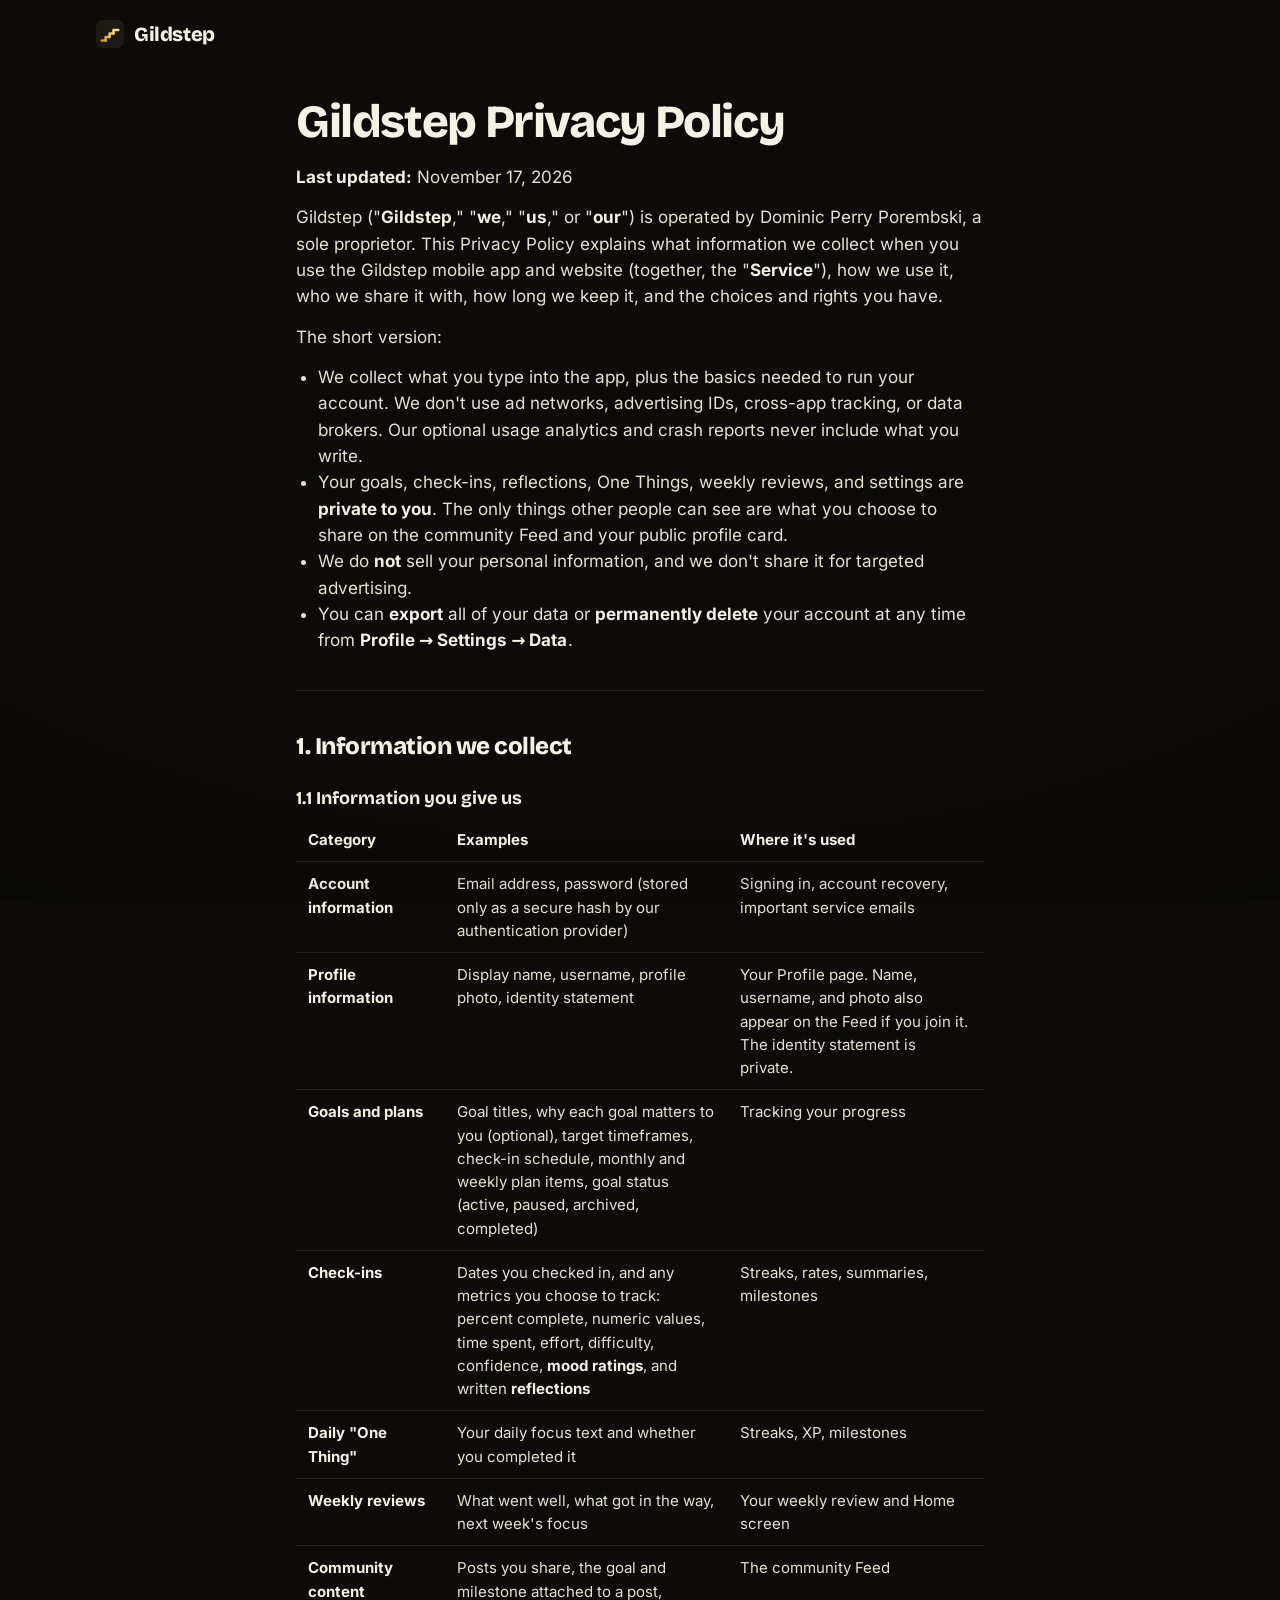
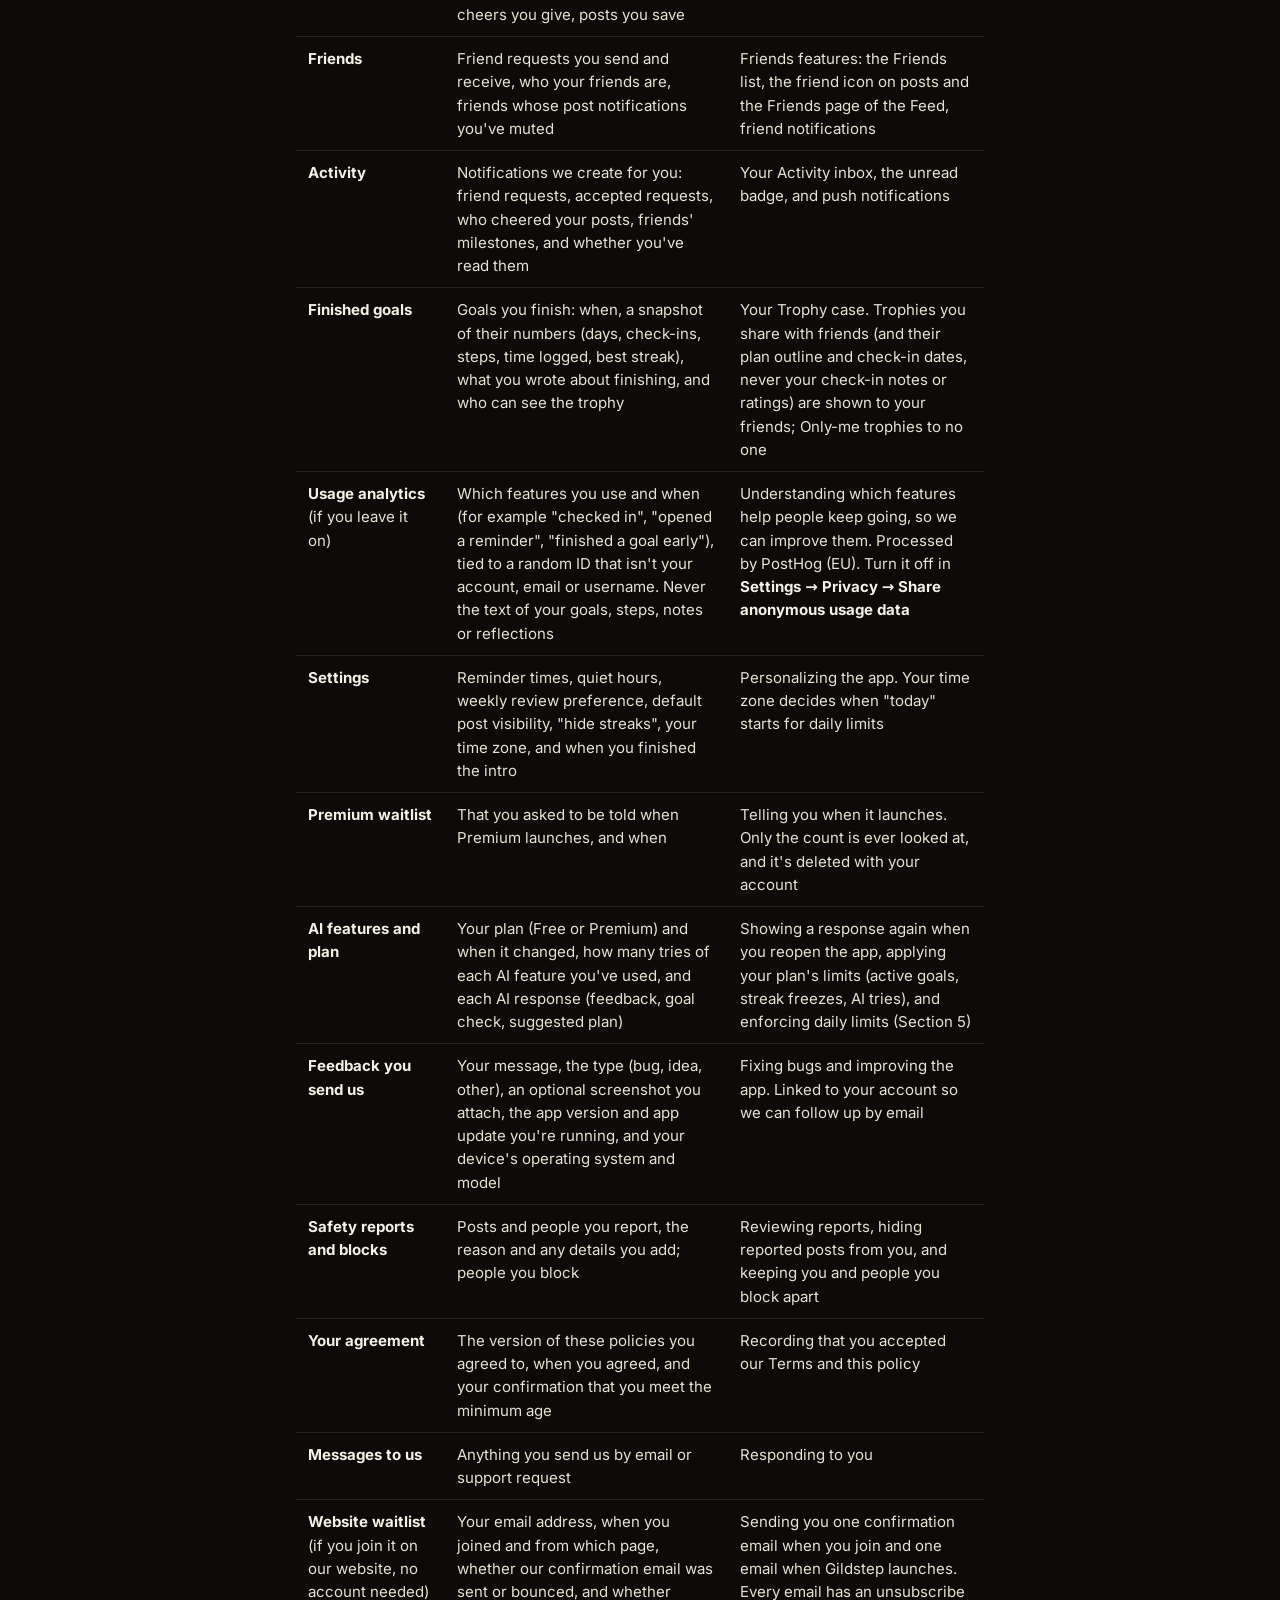
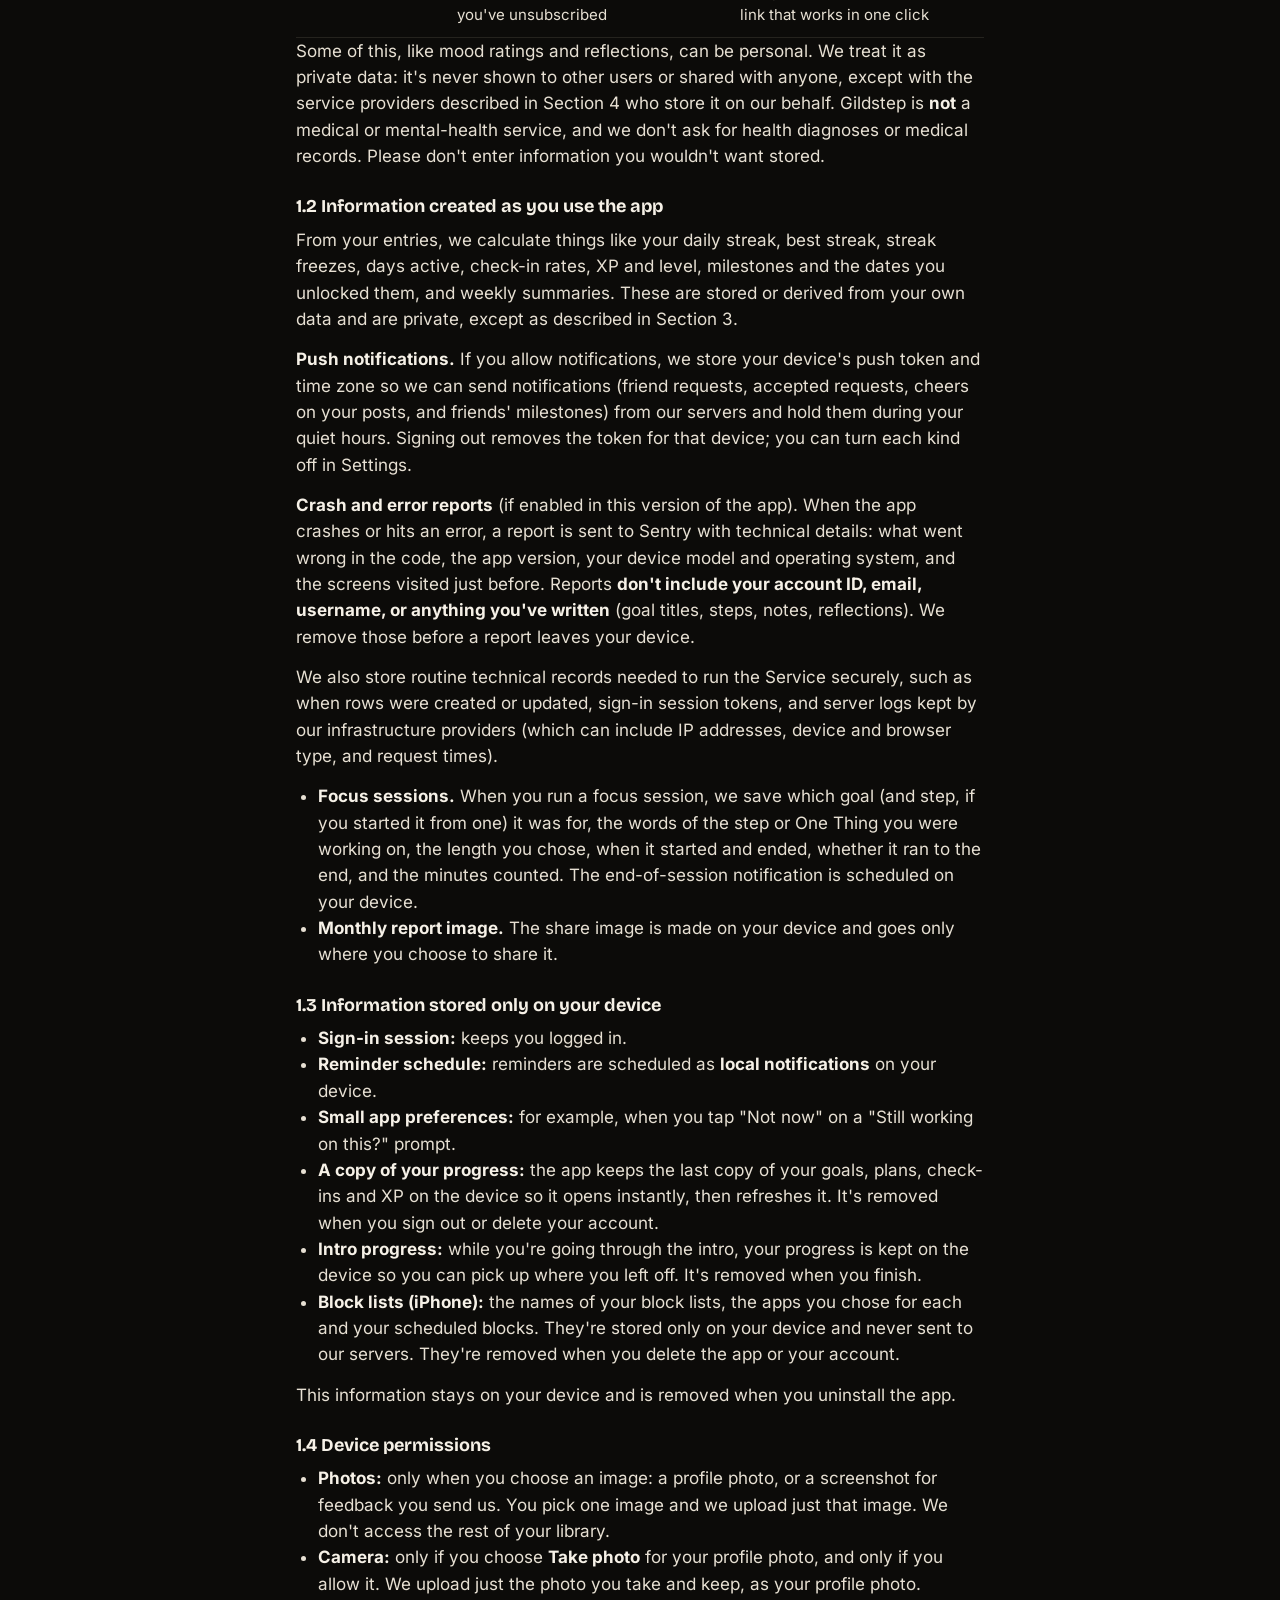
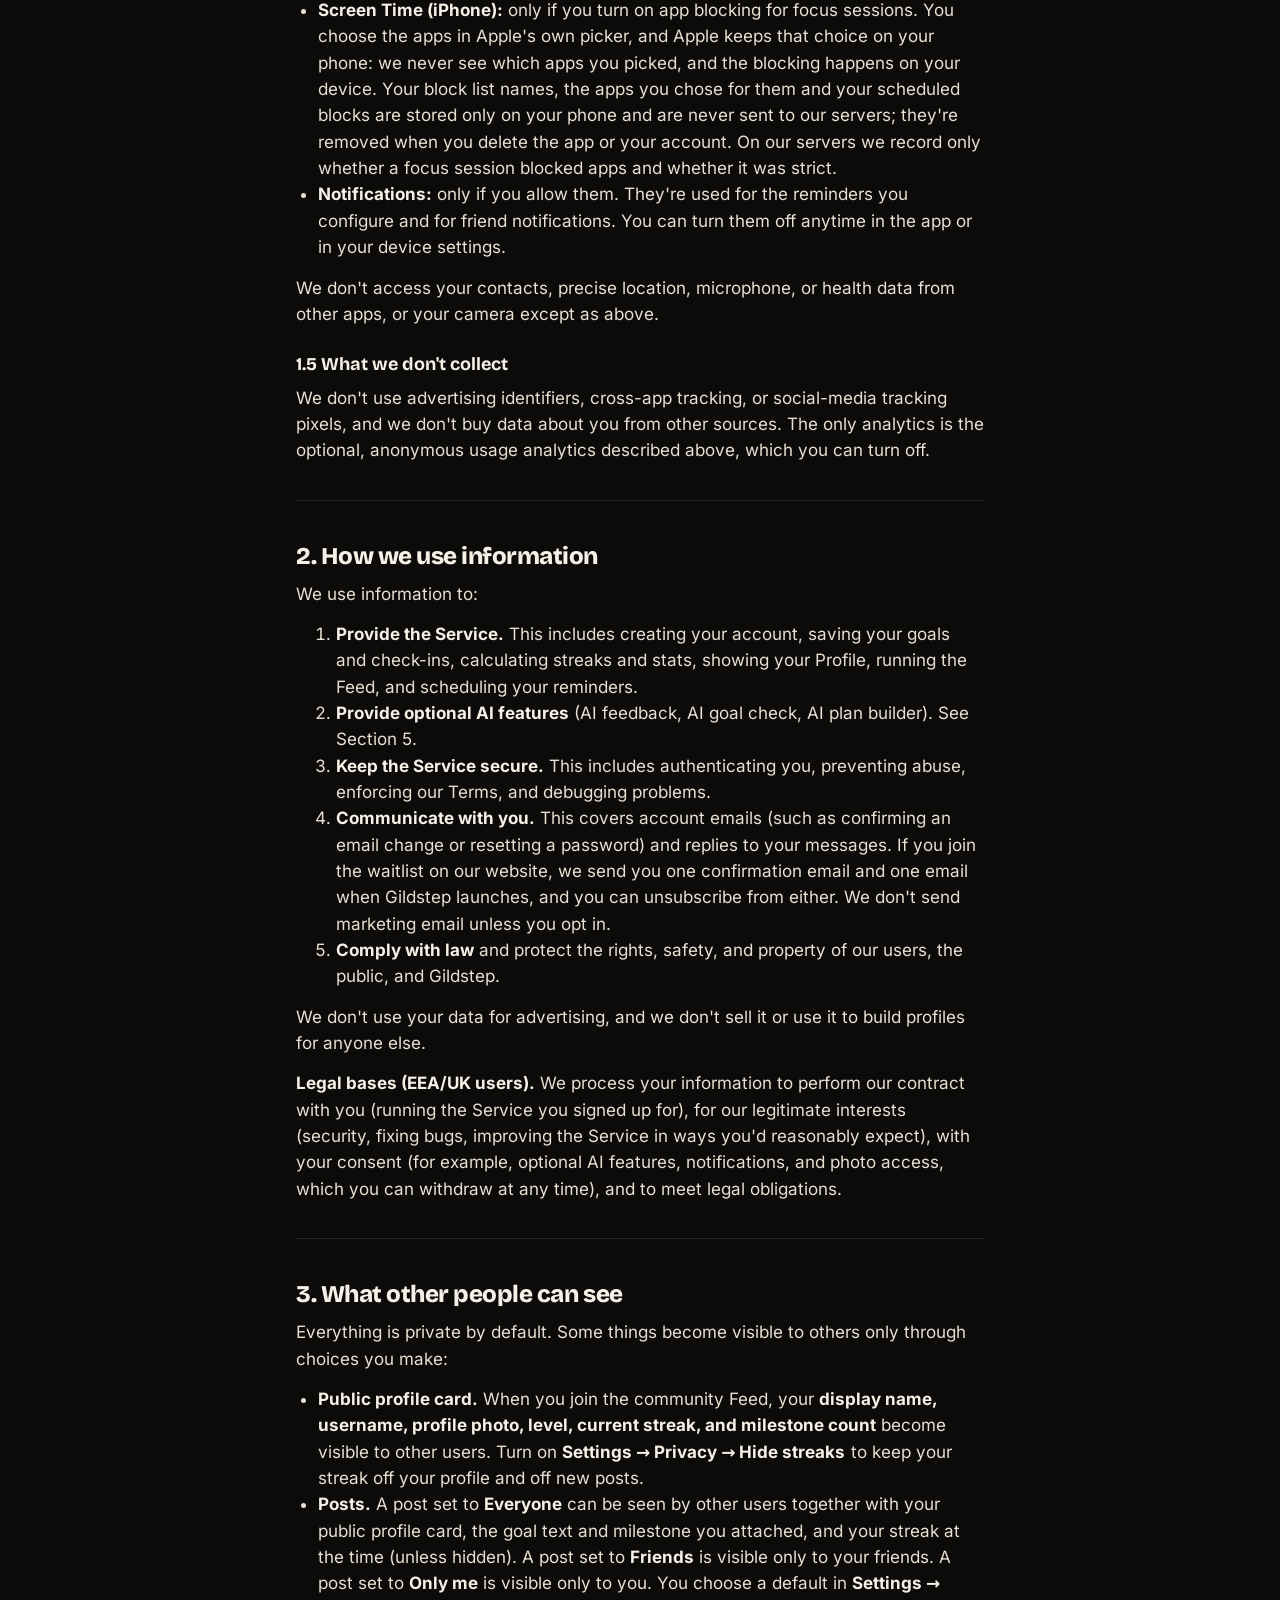
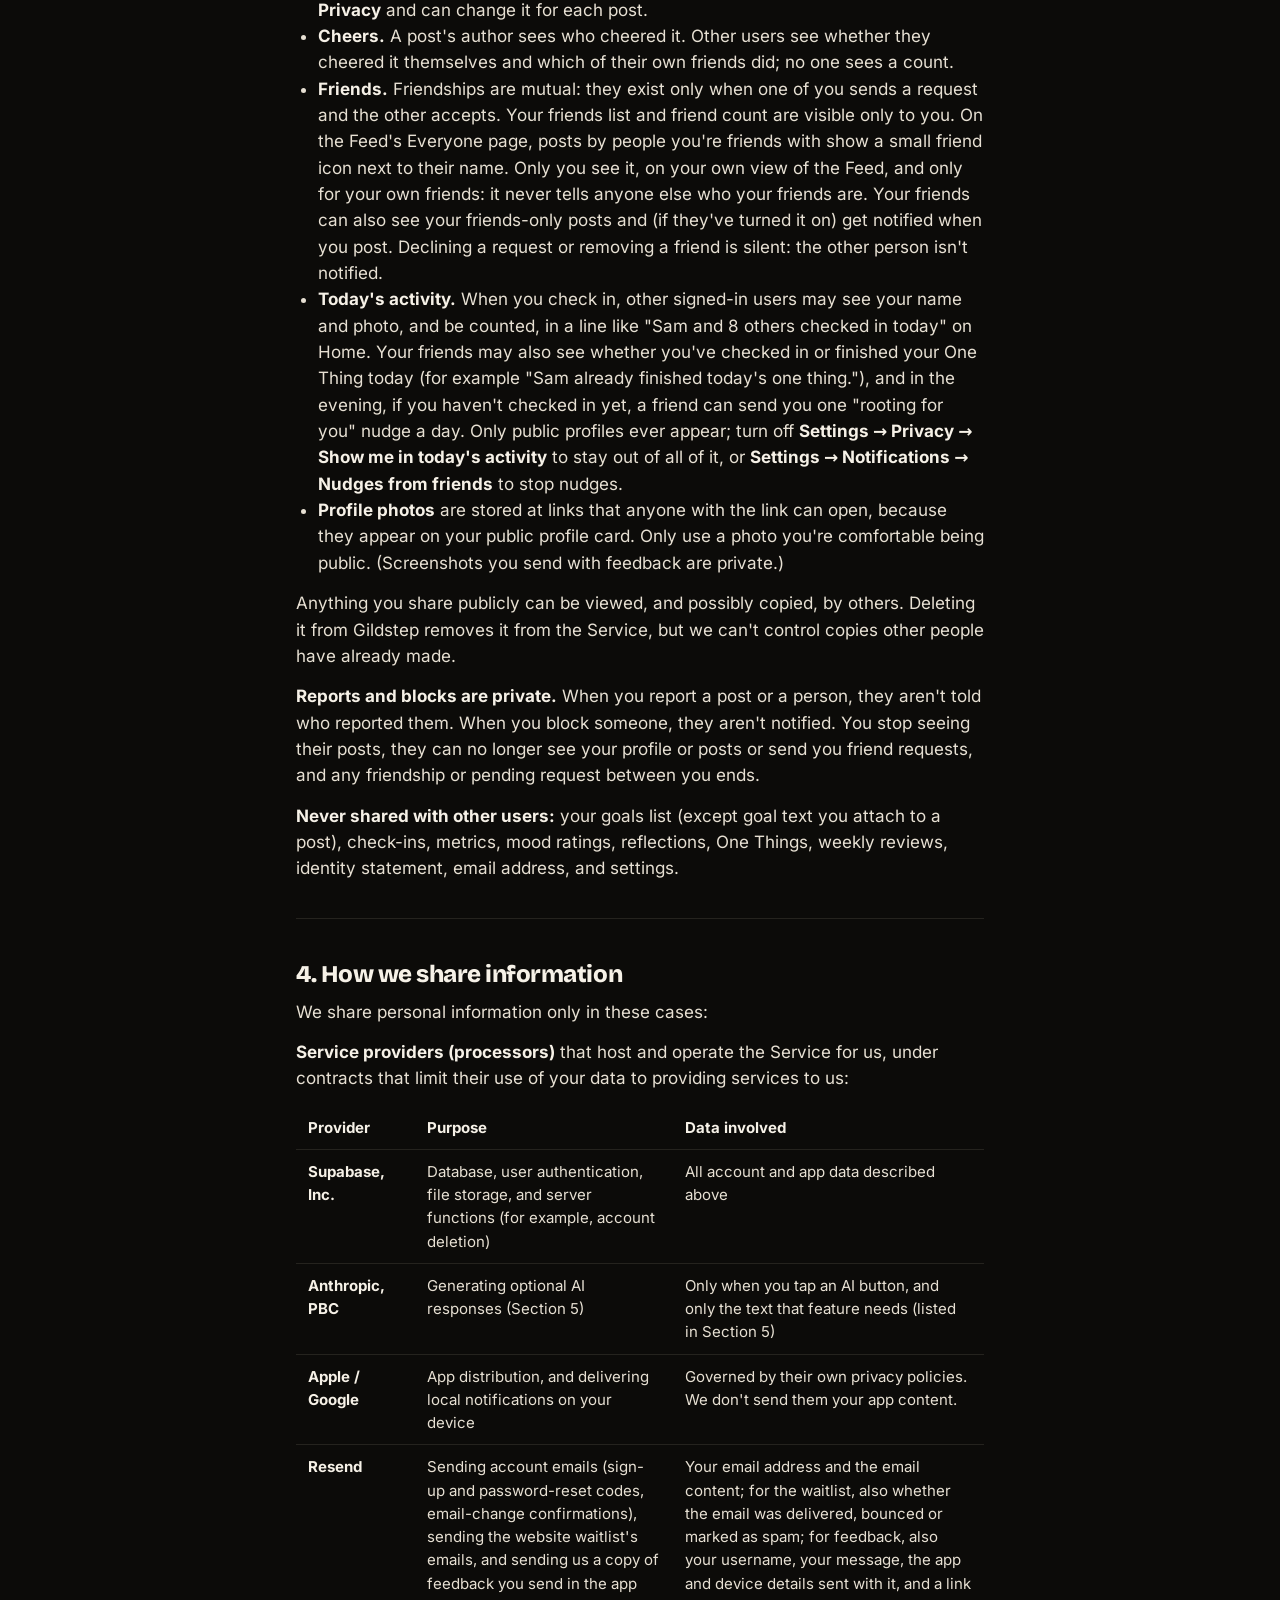
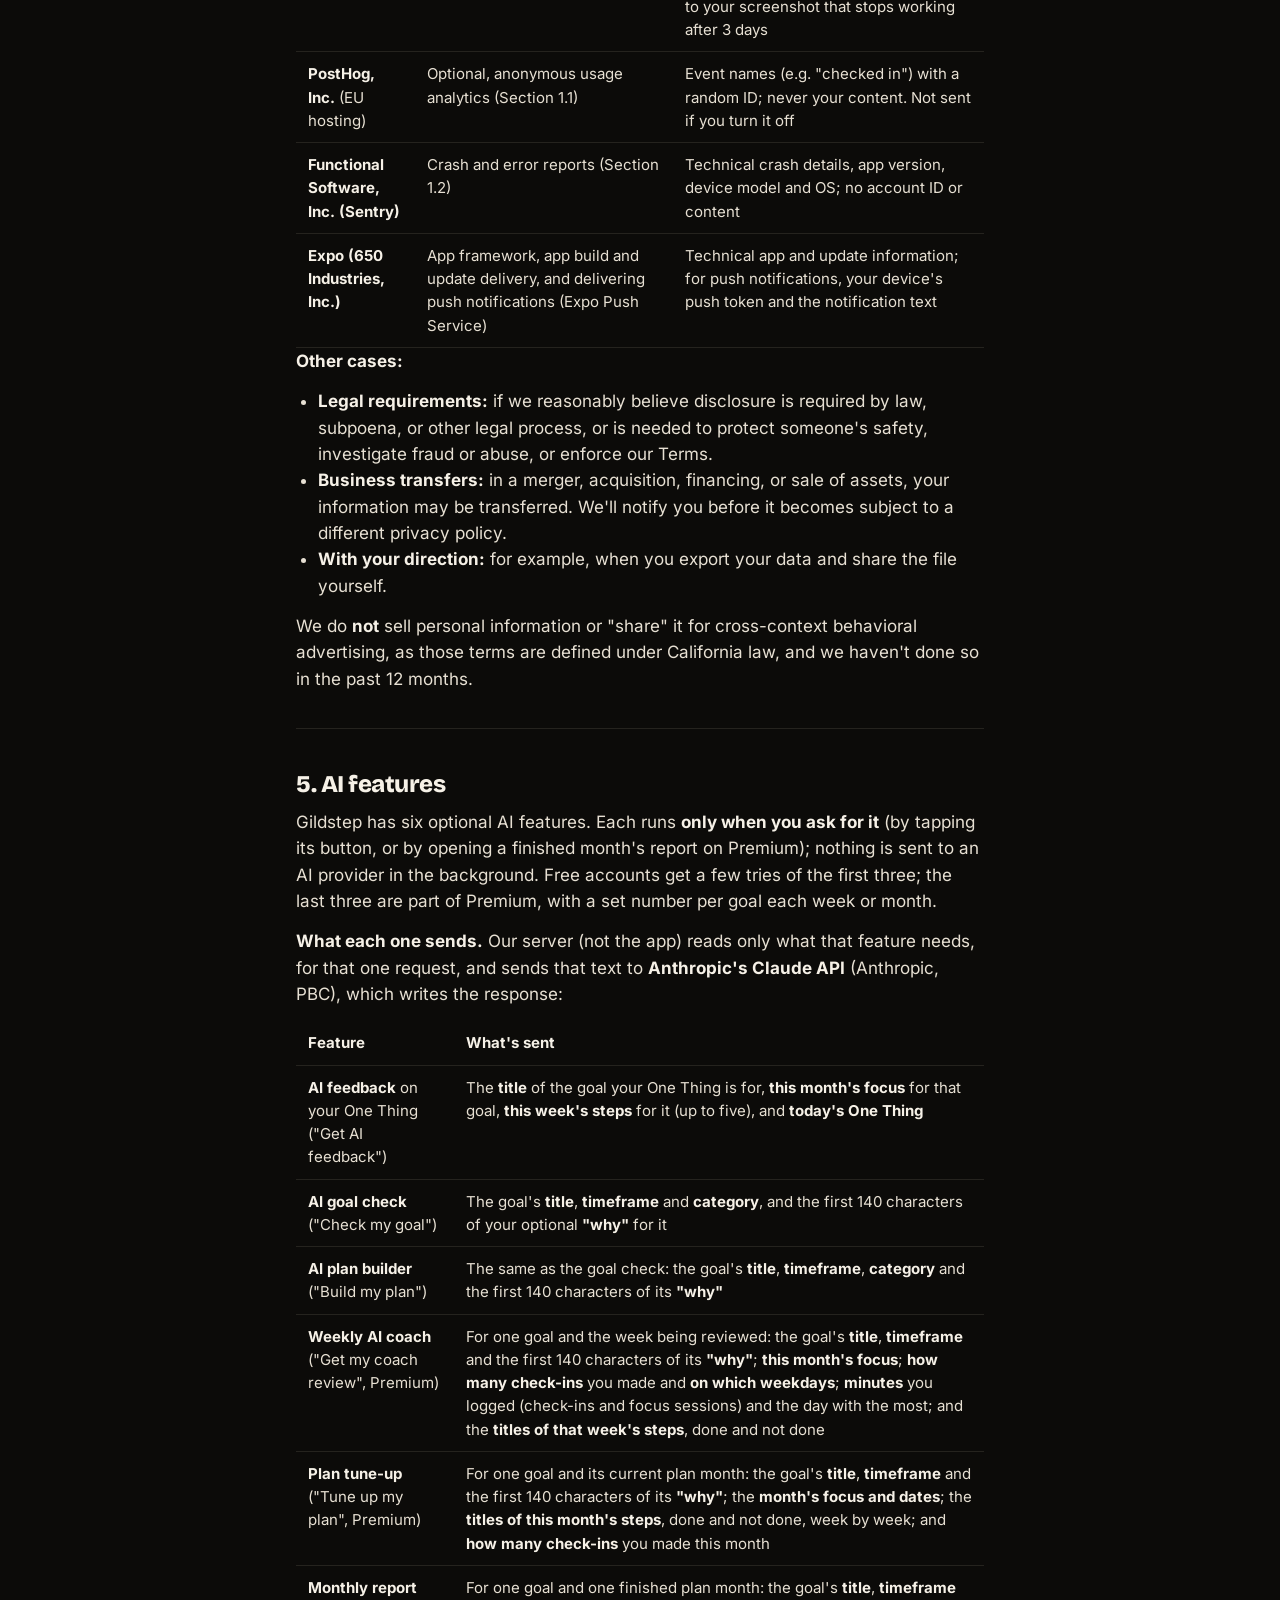
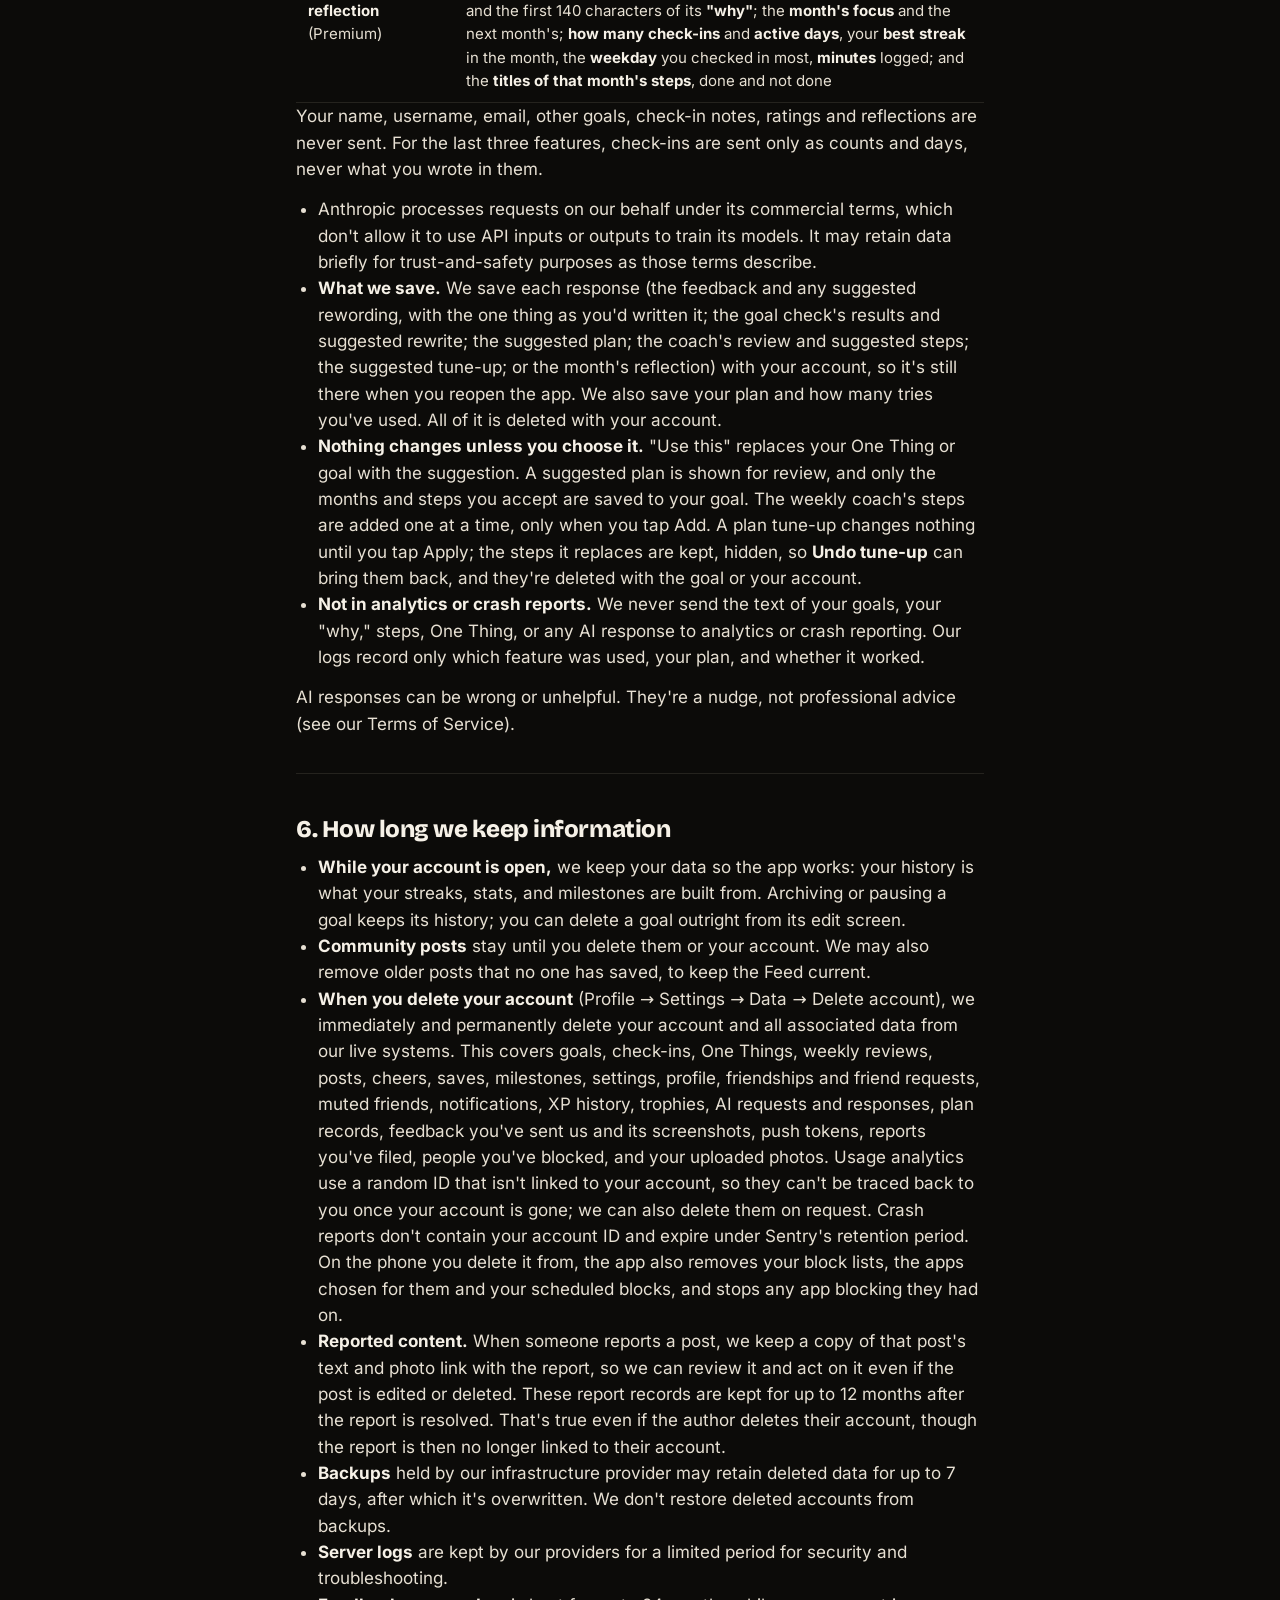
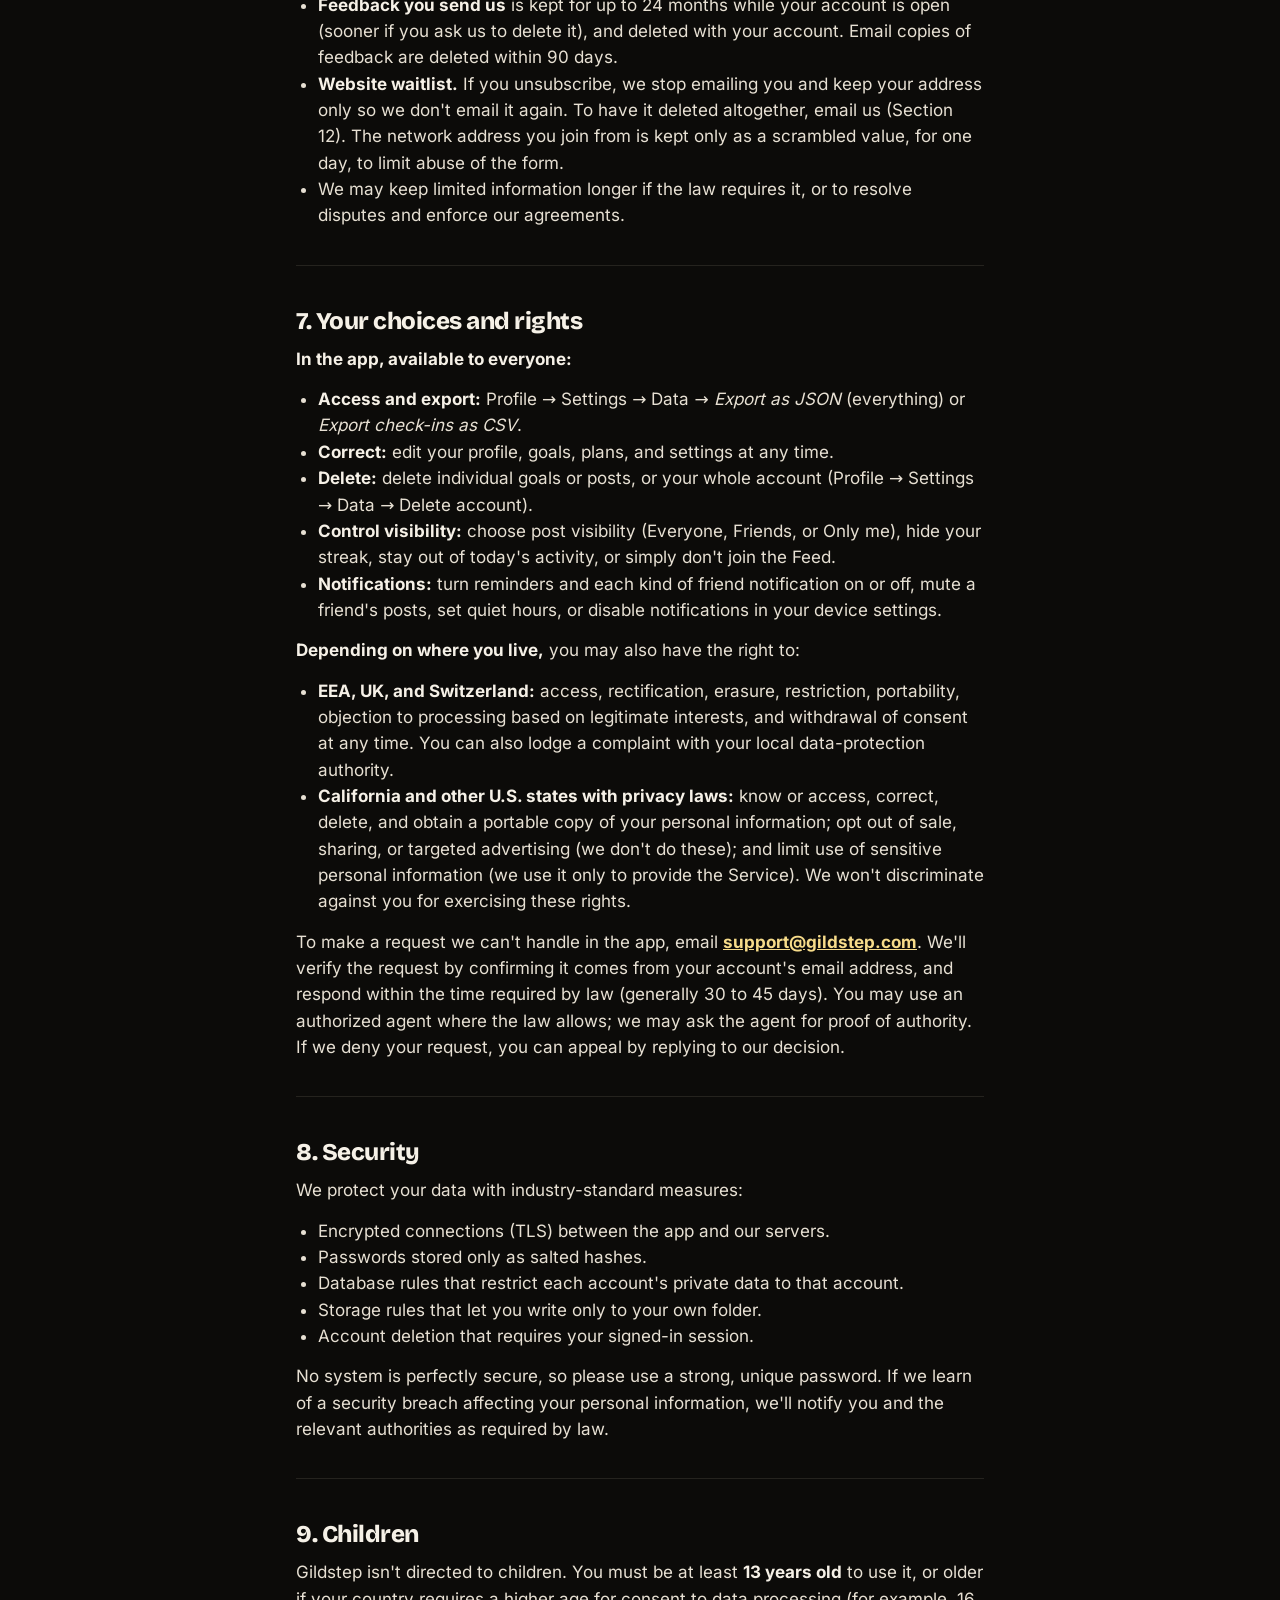
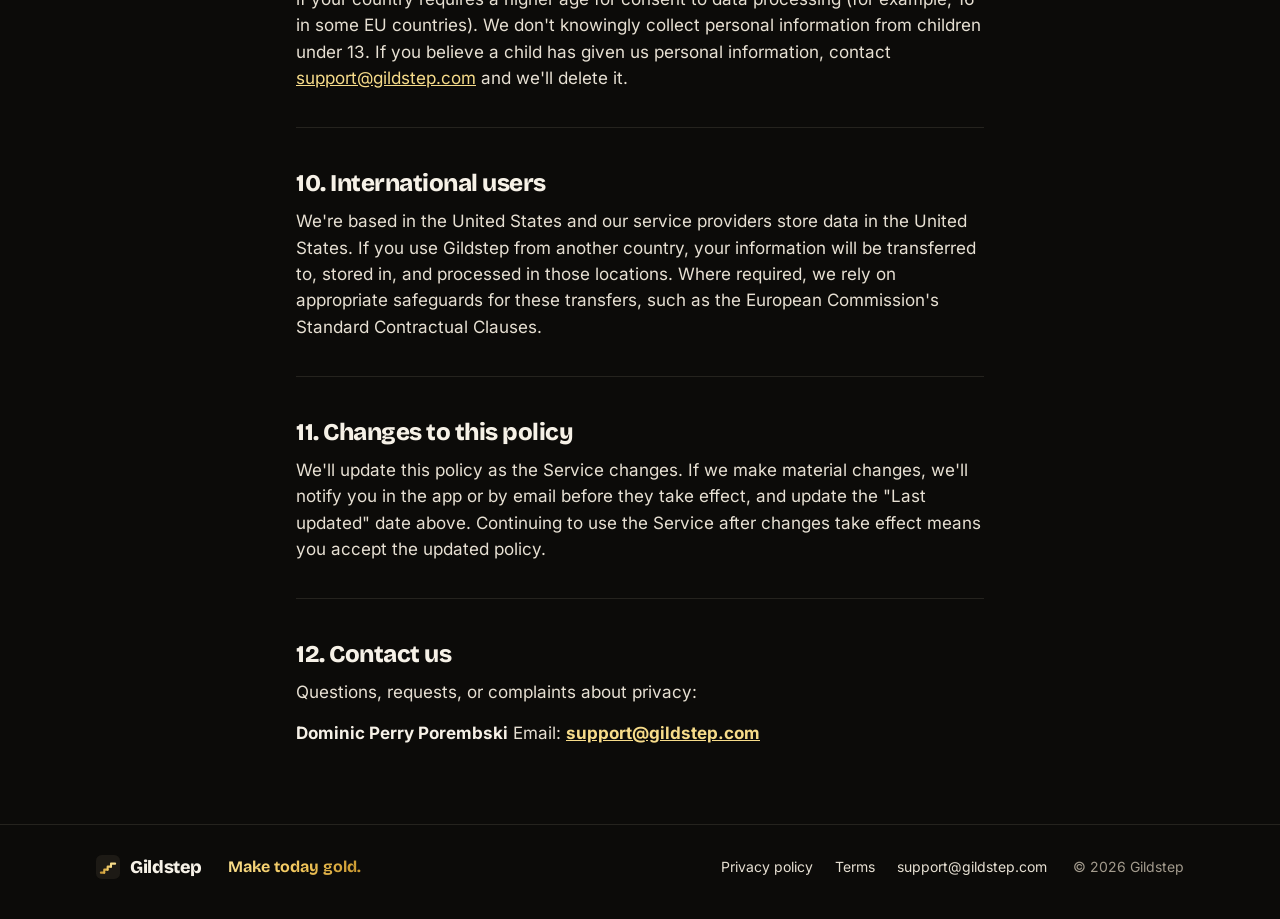
<file: privacy/index.html>
<!doctype html>
<html lang="en">
<head>
<meta charset="utf-8">
<meta name="viewport" content="width=device-width, initial-scale=1, viewport-fit=cover">
<title>Gildstep Privacy Policy</title>
<meta name="description" content="Gildstep Privacy Policy.">
<meta http-equiv="Content-Security-Policy" content="default-src 'self'; script-src 'self'; style-src 'self'; font-src 'self'; img-src 'self' data:; connect-src 'self' https://ggbiohijkmzzqigvxdph.supabase.co; base-uri 'none'; form-action 'none'">
<meta name="referrer" content="strict-origin-when-cross-origin">
<meta name="theme-color" content="#0C0B09">
<meta name="color-scheme" content="dark">
<link rel="canonical" href="https://gildstep.com/privacy/">
<link rel="icon" href="/assets/favicon.svg" type="image/svg+xml">
<link rel="apple-touch-icon" href="/assets/apple-touch-icon.png">
<link rel="preload" href="/fonts/bricolage-800.woff2" as="font" type="font/woff2" crossorigin>
<link rel="preload" href="/fonts/inter-400.woff2" as="font" type="font/woff2" crossorigin>
<link rel="stylesheet" href="/styles.css">
<script src="/config.js" defer></script>
<script src="/site.js" defer></script>
<meta property="og:type" content="website">
<meta property="og:site_name" content="Gildstep">
<meta property="og:title" content="Gildstep Privacy Policy">
<meta property="og:description" content="Gildstep Privacy Policy.">
<meta property="og:url" content="https://gildstep.com/privacy/">
<meta property="og:image" content="https://gildstep.com/assets/og.png">
<meta property="og:image:width" content="1200">
<meta property="og:image:height" content="630">
<meta name="twitter:card" content="summary_large_image">
<meta name="twitter:title" content="Gildstep Privacy Policy">
<meta name="twitter:description" content="Gildstep Privacy Policy.">
<meta name="twitter:image" content="https://gildstep.com/assets/og.png">
</head>
<body data-page="policy" data-app="Gildstep" data-support="support@gildstep.com" data-scheme="gildstep" data-supabase-url="https://ggbiohijkmzzqigvxdph.supabase.co" data-supabase-key="sb_publishable_Blx6dCkwe_uo34wRgkRmCA_ODXNYuqp">
<header class="wrap top"><a class="brand" href="/" aria-label="Gildstep home"><svg class="mark full" viewBox="0 0 64 64" aria-hidden="true"><rect width="64" height="64" rx="15"/><path class="s1" d="M13 47H22"/><path class="s2" d="M22 47V39H31"/><path class="s3" d="M31 39V31H40"/><path class="s4" d="M40 31V23H51"/></svg><span>Gildstep</span></a></header>
<main class="wrap page">
<h1>Gildstep Privacy Policy</h1>
<p><strong>Last updated:</strong> November 17, 2026</p>
<p>Gildstep (&quot;<strong>Gildstep</strong>,&quot; &quot;<strong>we</strong>,&quot; &quot;<strong>us</strong>,&quot; or &quot;<strong>our</strong>&quot;) is operated by Dominic Perry Porembski, a sole proprietor. This Privacy Policy explains what information we collect when you use the Gildstep mobile app and website (together, the &quot;<strong>Service</strong>&quot;), how we use it, who we share it with, how long we keep it, and the choices and rights you have.</p>
<p>The short version:</p>
<ul>
<li>We collect what you type into the app, plus the basics needed to run your account. We don&#39;t use ad networks, advertising IDs, cross-app tracking, or data brokers. Our optional usage analytics and crash reports never include what you write.</li>
<li>Your goals, check-ins, reflections, One Things, weekly reviews, and settings are <strong>private to you</strong>. The only things other people can see are what you choose to share on the community Feed and your public profile card.</li>
<li>We do <strong>not</strong> sell your personal information, and we don&#39;t share it for targeted advertising.</li>
<li>You can <strong>export</strong> all of your data or <strong>permanently delete</strong> your account at any time from <strong>Profile → Settings → Data</strong>.</li>
</ul>
<hr>
<h2>1. Information we collect</h2>
<h3>1.1 Information you give us</h3>
<table>
<thead>
<tr>
<th>Category</th>
<th>Examples</th>
<th>Where it&#39;s used</th>
</tr>
</thead>
<tbody><tr>
<td><strong>Account information</strong></td>
<td>Email address, password (stored only as a secure hash by our authentication provider)</td>
<td>Signing in, account recovery, important service emails</td>
</tr>
<tr>
<td><strong>Profile information</strong></td>
<td>Display name, username, profile photo, identity statement</td>
<td>Your Profile page. Name, username, and photo also appear on the Feed if you join it. The identity statement is private.</td>
</tr>
<tr>
<td><strong>Goals and plans</strong></td>
<td>Goal titles, why each goal matters to you (optional), target timeframes, check-in schedule, monthly and weekly plan items, goal status (active, paused, archived, completed)</td>
<td>Tracking your progress</td>
</tr>
<tr>
<td><strong>Check-ins</strong></td>
<td>Dates you checked in, and any metrics you choose to track: percent complete, numeric values, time spent, effort, difficulty, confidence, <strong>mood ratings</strong>, and written <strong>reflections</strong></td>
<td>Streaks, rates, summaries, milestones</td>
</tr>
<tr>
<td><strong>Daily &quot;One Thing&quot;</strong></td>
<td>Your daily focus text and whether you completed it</td>
<td>Streaks, XP, milestones</td>
</tr>
<tr>
<td><strong>Weekly reviews</strong></td>
<td>What went well, what got in the way, next week&#39;s focus</td>
<td>Your weekly review and Home screen</td>
</tr>
<tr>
<td><strong>Community content</strong></td>
<td>Posts you share, the goal and milestone attached to a post, cheers you give, posts you save</td>
<td>The community Feed</td>
</tr>
<tr>
<td><strong>Friends</strong></td>
<td>Friend requests you send and receive, who your friends are, friends whose post notifications you&#39;ve muted</td>
<td>Friends features: the Friends list, the friend icon on posts and the Friends page of the Feed, friend notifications</td>
</tr>
<tr>
<td><strong>Activity</strong></td>
<td>Notifications we create for you: friend requests, accepted requests, who cheered your posts, friends&#39; milestones, and whether you&#39;ve read them</td>
<td>Your Activity inbox, the unread badge, and push notifications</td>
</tr>
<tr>
<td><strong>Finished goals</strong></td>
<td>Goals you finish: when, a snapshot of their numbers (days, check-ins, steps, time logged, best streak), what you wrote about finishing, and who can see the trophy</td>
<td>Your Trophy case. Trophies you share with friends (and their plan outline and check-in dates, never your check-in notes or ratings) are shown to your friends; Only-me trophies to no one</td>
</tr>
<tr>
<td><strong>Usage analytics</strong> (if you leave it on)</td>
<td>Which features you use and when (for example &quot;checked in&quot;, &quot;opened a reminder&quot;, &quot;finished a goal early&quot;), tied to a random ID that isn&#39;t your account, email or username. Never the text of your goals, steps, notes or reflections</td>
<td>Understanding which features help people keep going, so we can improve them. Processed by PostHog (EU). Turn it off in <strong>Settings → Privacy → Share anonymous usage data</strong></td>
</tr>
<tr>
<td><strong>Settings</strong></td>
<td>Reminder times, quiet hours, weekly review preference, default post visibility, &quot;hide streaks&quot;, your time zone, and when you finished the intro</td>
<td>Personalizing the app. Your time zone decides when &quot;today&quot; starts for daily limits</td>
</tr>
<tr>
<td><strong>Premium waitlist</strong></td>
<td>That you asked to be told when Premium launches, and when</td>
<td>Telling you when it launches. Only the count is ever looked at, and it&#39;s deleted with your account</td>
</tr>
<tr>
<td><strong>AI features and plan</strong></td>
<td>Your plan (Free or Premium) and when it changed, how many tries of each AI feature you&#39;ve used, and each AI response (feedback, goal check, suggested plan)</td>
<td>Showing a response again when you reopen the app, applying your plan&#39;s limits (active goals, streak freezes, AI tries), and enforcing daily limits (Section 5)</td>
</tr>
<tr>
<td><strong>Feedback you send us</strong></td>
<td>Your message, the type (bug, idea, other), an optional screenshot you attach, the app version and app update you&#39;re running, and your device&#39;s operating system and model</td>
<td>Fixing bugs and improving the app. Linked to your account so we can follow up by email</td>
</tr>
<tr>
<td><strong>Safety reports and blocks</strong></td>
<td>Posts and people you report, the reason and any details you add; people you block</td>
<td>Reviewing reports, hiding reported posts from you, and keeping you and people you block apart</td>
</tr>
<tr>
<td><strong>Your agreement</strong></td>
<td>The version of these policies you agreed to, when you agreed, and your confirmation that you meet the minimum age</td>
<td>Recording that you accepted our Terms and this policy</td>
</tr>
<tr>
<td><strong>Messages to us</strong></td>
<td>Anything you send us by email or support request</td>
<td>Responding to you</td>
</tr>
<tr>
<td><strong>Website waitlist</strong> (if you join it on our website, no account needed)</td>
<td>Your email address, when you joined and from which page, whether our confirmation email was sent or bounced, and whether you&#39;ve unsubscribed</td>
<td>Sending you one confirmation email when you join and one email when Gildstep launches. Every email has an unsubscribe link that works in one click</td>
</tr>
</tbody></table>
<p>Some of this, like mood ratings and reflections, can be personal. We treat it as private data: it&#39;s never shown to other users or shared with anyone, except with the service providers described in Section 4 who store it on our behalf. Gildstep is <strong>not</strong> a medical or mental-health service, and we don&#39;t ask for health diagnoses or medical records. Please don&#39;t enter information you wouldn&#39;t want stored.</p>
<h3>1.2 Information created as you use the app</h3>
<p>From your entries, we calculate things like your daily streak, best streak, streak freezes, days active, check-in rates, XP and level, milestones and the dates you unlocked them, and weekly summaries. These are stored or derived from your own data and are private, except as described in Section 3.</p>
<p><strong>Push notifications.</strong> If you allow notifications, we store your device&#39;s push token and time zone so we can send notifications (friend requests, accepted requests, cheers on your posts, and friends&#39; milestones) from our servers and hold them during your quiet hours. Signing out removes the token for that device; you can turn each kind off in Settings.</p>
<p><strong>Crash and error reports</strong> (if enabled in this version of the app). When the app crashes or hits an error, a report is sent to Sentry with technical details: what went wrong in the code, the app version, your device model and operating system, and the screens visited just before. Reports <strong>don&#39;t include your account ID, email, username, or anything you&#39;ve written</strong> (goal titles, steps, notes, reflections). We remove those before a report leaves your device.</p>
<p>We also store routine technical records needed to run the Service securely, such as when rows were created or updated, sign-in session tokens, and server logs kept by our infrastructure providers (which can include IP addresses, device and browser type, and request times).</p>
<ul>
<li><strong>Focus sessions.</strong> When you run a focus session, we save which goal (and step, if you started it from one) it was for, the words of the step or One Thing you were working on, the length you chose, when it started and ended, whether it ran to the end, and the minutes counted. The end-of-session notification is scheduled on your device.</li>
<li><strong>Monthly report image.</strong> The share image is made on your device and goes only where you choose to share it.</li>
</ul>
<h3>1.3 Information stored only on your device</h3>
<ul>
<li><strong>Sign-in session:</strong> keeps you logged in.</li>
<li><strong>Reminder schedule:</strong> reminders are scheduled as <strong>local notifications</strong> on your device.</li>
<li><strong>Small app preferences:</strong> for example, when you tap &quot;Not now&quot; on a &quot;Still working on this?&quot; prompt.</li>
<li><strong>A copy of your progress:</strong> the app keeps the last copy of your goals, plans, check-ins and XP on the device so it opens instantly, then refreshes it. It&#39;s removed when you sign out or delete your account.</li>
<li><strong>Intro progress:</strong> while you&#39;re going through the intro, your progress is kept on the device so you can pick up where you left off. It&#39;s removed when you finish.</li>
<li><strong>Block lists (iPhone):</strong> the names of your block lists, the apps you chose for each and your scheduled blocks. They&#39;re stored only on your device and never sent to our servers. They&#39;re removed when you delete the app or your account.</li>
</ul>
<p>This information stays on your device and is removed when you uninstall the app.</p>
<h3>1.4 Device permissions</h3>
<ul>
<li><strong>Photos:</strong> only when you choose an image: a profile photo, or a screenshot for feedback you send us. You pick one image and we upload just that image. We don&#39;t access the rest of your library.</li>
<li><strong>Camera:</strong> only if you choose <strong>Take photo</strong> for your profile photo, and only if you allow it. We upload just the photo you take and keep, as your profile photo.</li>
<li><strong>Screen Time (iPhone):</strong> only if you turn on app blocking for focus sessions. You choose the apps in Apple&#39;s own picker, and Apple keeps that choice on your phone: we never see which apps you picked, and the blocking happens on your device. Your block list names, the apps you chose for them and your scheduled blocks are stored only on your phone and are never sent to our servers; they&#39;re removed when you delete the app or your account. On our servers we record only whether a focus session blocked apps and whether it was strict.</li>
<li><strong>Notifications:</strong> only if you allow them. They&#39;re used for the reminders you configure and for friend notifications. You can turn them off anytime in the app or in your device settings.</li>
</ul>
<p>We don&#39;t access your contacts, precise location, microphone, or health data from other apps, or your camera except as above.</p>
<h3>1.5 What we don&#39;t collect</h3>
<p>We don&#39;t use advertising identifiers, cross-app tracking, or social-media tracking pixels, and we don&#39;t buy data about you from other sources. The only analytics is the optional, anonymous usage analytics described above, which you can turn off.</p>
<hr>
<h2>2. How we use information</h2>
<p>We use information to:</p>
<ol>
<li><strong>Provide the Service.</strong> This includes creating your account, saving your goals and check-ins, calculating streaks and stats, showing your Profile, running the Feed, and scheduling your reminders.</li>
<li><strong>Provide optional AI features</strong> (AI feedback, AI goal check, AI plan builder). See Section 5.</li>
<li><strong>Keep the Service secure.</strong> This includes authenticating you, preventing abuse, enforcing our Terms, and debugging problems.</li>
<li><strong>Communicate with you.</strong> This covers account emails (such as confirming an email change or resetting a password) and replies to your messages. If you join the waitlist on our website, we send you one confirmation email and one email when Gildstep launches, and you can unsubscribe from either. We don&#39;t send marketing email unless you opt in.</li>
<li><strong>Comply with law</strong> and protect the rights, safety, and property of our users, the public, and Gildstep.</li>
</ol>
<p>We don&#39;t use your data for advertising, and we don&#39;t sell it or use it to build profiles for anyone else.</p>
<p><strong>Legal bases (EEA/UK users).</strong> We process your information to perform our contract with you (running the Service you signed up for), for our legitimate interests (security, fixing bugs, improving the Service in ways you&#39;d reasonably expect), with your consent (for example, optional AI features, notifications, and photo access, which you can withdraw at any time), and to meet legal obligations.</p>
<hr>
<h2>3. What other people can see</h2>
<p>Everything is private by default. Some things become visible to others only through choices you make:</p>
<ul>
<li><strong>Public profile card.</strong> When you join the community Feed, your <strong>display name, username, profile photo, level, current streak, and milestone count</strong> become visible to other users. Turn on <strong>Settings → Privacy → Hide streaks</strong> to keep your streak off your profile and off new posts.</li>
<li><strong>Posts.</strong> A post set to <strong>Everyone</strong> can be seen by other users together with your public profile card, the goal text and milestone you attached, and your streak at the time (unless hidden). A post set to <strong>Friends</strong> is visible only to your friends. A post set to <strong>Only me</strong> is visible only to you. You choose a default in <strong>Settings → Privacy</strong> and can change it for each post.</li>
<li><strong>Cheers.</strong> A post&#39;s author sees who cheered it. Other users see whether they cheered it themselves and which of their own friends did; no one sees a count.</li>
<li><strong>Friends.</strong> Friendships are mutual: they exist only when one of you sends a request and the other accepts. Your friends list and friend count are visible only to you. On the Feed&#39;s Everyone page, posts by people you&#39;re friends with show a small friend icon next to their name. Only you see it, on your own view of the Feed, and only for your own friends: it never tells anyone else who your friends are. Your friends can also see your friends-only posts and (if they&#39;ve turned it on) get notified when you post. Declining a request or removing a friend is silent: the other person isn&#39;t notified.</li>
<li><strong>Today&#39;s activity.</strong> When you check in, other signed-in users may see your name and photo, and be counted, in a line like &quot;Sam and 8 others checked in today&quot; on Home. Your friends may also see whether you&#39;ve checked in or finished your One Thing today (for example &quot;Sam already finished today&#39;s one thing.&quot;), and in the evening, if you haven&#39;t checked in yet, a friend can send you one &quot;rooting for you&quot; nudge a day. Only public profiles ever appear; turn off <strong>Settings → Privacy → Show me in today&#39;s activity</strong> to stay out of all of it, or <strong>Settings → Notifications → Nudges from friends</strong> to stop nudges.</li>
<li><strong>Profile photos</strong> are stored at links that anyone with the link can open, because they appear on your public profile card. Only use a photo you&#39;re comfortable being public. (Screenshots you send with feedback are private.)</li>
</ul>
<p>Anything you share publicly can be viewed, and possibly copied, by others. Deleting it from Gildstep removes it from the Service, but we can&#39;t control copies other people have already made.</p>
<p><strong>Reports and blocks are private.</strong> When you report a post or a person, they aren&#39;t told who reported them. When you block someone, they aren&#39;t notified. You stop seeing their posts, they can no longer see your profile or posts or send you friend requests, and any friendship or pending request between you ends.</p>
<p><strong>Never shared with other users:</strong> your goals list (except goal text you attach to a post), check-ins, metrics, mood ratings, reflections, One Things, weekly reviews, identity statement, email address, and settings.</p>
<hr>
<h2>4. How we share information</h2>
<p>We share personal information only in these cases:</p>
<p><strong>Service providers (processors)</strong> that host and operate the Service for us, under contracts that limit their use of your data to providing services to us:</p>
<table>
<thead>
<tr>
<th>Provider</th>
<th>Purpose</th>
<th>Data involved</th>
</tr>
</thead>
<tbody><tr>
<td><strong>Supabase, Inc.</strong></td>
<td>Database, user authentication, file storage, and server functions (for example, account deletion)</td>
<td>All account and app data described above</td>
</tr>
<tr>
<td><strong>Anthropic, PBC</strong></td>
<td>Generating optional AI responses (Section 5)</td>
<td>Only when you tap an AI button, and only the text that feature needs (listed in Section 5)</td>
</tr>
<tr>
<td><strong>Apple / Google</strong></td>
<td>App distribution, and delivering local notifications on your device</td>
<td>Governed by their own privacy policies. We don&#39;t send them your app content.</td>
</tr>
<tr>
<td><strong>Resend</strong></td>
<td>Sending account emails (sign-up and password-reset codes, email-change confirmations), sending the website waitlist&#39;s emails, and sending us a copy of feedback you send in the app</td>
<td>Your email address and the email content; for the waitlist, also whether the email was delivered, bounced or marked as spam; for feedback, also your username, your message, the app and device details sent with it, and a link to your screenshot that stops working after 3 days</td>
</tr>
<tr>
<td><strong>PostHog, Inc.</strong> (EU hosting)</td>
<td>Optional, anonymous usage analytics (Section 1.1)</td>
<td>Event names (e.g. &quot;checked in&quot;) with a random ID; never your content. Not sent if you turn it off</td>
</tr>
<tr>
<td><strong>Functional Software, Inc. (Sentry)</strong></td>
<td>Crash and error reports (Section 1.2)</td>
<td>Technical crash details, app version, device model and OS; no account ID or content</td>
</tr>
<tr>
<td><strong>Expo (650 Industries, Inc.)</strong></td>
<td>App framework, app build and update delivery, and delivering push notifications (Expo Push Service)</td>
<td>Technical app and update information; for push notifications, your device&#39;s push token and the notification text</td>
</tr>
</tbody></table>
<p><strong>Other cases:</strong></p>
<ul>
<li><strong>Legal requirements:</strong> if we reasonably believe disclosure is required by law, subpoena, or other legal process, or is needed to protect someone&#39;s safety, investigate fraud or abuse, or enforce our Terms.</li>
<li><strong>Business transfers:</strong> in a merger, acquisition, financing, or sale of assets, your information may be transferred. We&#39;ll notify you before it becomes subject to a different privacy policy.</li>
<li><strong>With your direction:</strong> for example, when you export your data and share the file yourself.</li>
</ul>
<p>We do <strong>not</strong> sell personal information or &quot;share&quot; it for cross-context behavioral advertising, as those terms are defined under California law, and we haven&#39;t done so in the past 12 months.</p>
<hr>
<h2>5. AI features</h2>
<p>Gildstep has six optional AI features. Each runs <strong>only when you ask for it</strong> (by tapping its button, or by opening a finished month&#39;s report on Premium); nothing is sent to an AI provider in the background. Free accounts get a few tries of the first three; the last three are part of Premium, with a set number per goal each week or month.</p>
<p><strong>What each one sends.</strong> Our server (not the app) reads only what that feature needs, for that one request, and sends that text to <strong>Anthropic&#39;s Claude API</strong> (Anthropic, PBC), which writes the response:</p>
<table>
<thead>
<tr>
<th>Feature</th>
<th>What&#39;s sent</th>
</tr>
</thead>
<tbody><tr>
<td><strong>AI feedback</strong> on your One Thing (&quot;Get AI feedback&quot;)</td>
<td>The <strong>title</strong> of the goal your One Thing is for, <strong>this month&#39;s focus</strong> for that goal, <strong>this week&#39;s steps</strong> for it (up to five), and <strong>today&#39;s One Thing</strong></td>
</tr>
<tr>
<td><strong>AI goal check</strong> (&quot;Check my goal&quot;)</td>
<td>The goal&#39;s <strong>title</strong>, <strong>timeframe</strong> and <strong>category</strong>, and the first 140 characters of your optional <strong>&quot;why&quot;</strong> for it</td>
</tr>
<tr>
<td><strong>AI plan builder</strong> (&quot;Build my plan&quot;)</td>
<td>The same as the goal check: the goal&#39;s <strong>title</strong>, <strong>timeframe</strong>, <strong>category</strong> and the first 140 characters of its <strong>&quot;why&quot;</strong></td>
</tr>
<tr>
<td><strong>Weekly AI coach</strong> (&quot;Get my coach review&quot;, Premium)</td>
<td>For one goal and the week being reviewed: the goal&#39;s <strong>title</strong>, <strong>timeframe</strong> and the first 140 characters of its <strong>&quot;why&quot;</strong>; <strong>this month&#39;s focus</strong>; <strong>how many check-ins</strong> you made and <strong>on which weekdays</strong>; <strong>minutes</strong> you logged (check-ins and focus sessions) and the day with the most; and the <strong>titles of that week&#39;s steps</strong>, done and not done</td>
</tr>
<tr>
<td><strong>Plan tune-up</strong> (&quot;Tune up my plan&quot;, Premium)</td>
<td>For one goal and its current plan month: the goal&#39;s <strong>title</strong>, <strong>timeframe</strong> and the first 140 characters of its <strong>&quot;why&quot;</strong>; the <strong>month&#39;s focus and dates</strong>; the <strong>titles of this month&#39;s steps</strong>, done and not done, week by week; and <strong>how many check-ins</strong> you made this month</td>
</tr>
<tr>
<td><strong>Monthly report reflection</strong> (Premium)</td>
<td>For one goal and one finished plan month: the goal&#39;s <strong>title</strong>, <strong>timeframe</strong> and the first 140 characters of its <strong>&quot;why&quot;</strong>; the <strong>month&#39;s focus</strong> and the next month&#39;s; <strong>how many check-ins</strong> and <strong>active days</strong>, your <strong>best streak</strong> in the month, the <strong>weekday</strong> you checked in most, <strong>minutes</strong> logged; and the <strong>titles of that month&#39;s steps</strong>, done and not done</td>
</tr>
</tbody></table>
<p>Your name, username, email, other goals, check-in notes, ratings and reflections are never sent. For the last three features, check-ins are sent only as counts and days, never what you wrote in them.</p>
<ul>
<li>Anthropic processes requests on our behalf under its commercial terms, which don&#39;t allow it to use API inputs or outputs to train its models. It may retain data briefly for trust-and-safety purposes as those terms describe.</li>
<li><strong>What we save.</strong> We save each response (the feedback and any suggested rewording, with the one thing as you&#39;d written it; the goal check&#39;s results and suggested rewrite; the suggested plan; the coach&#39;s review and suggested steps; the suggested tune-up; or the month&#39;s reflection) with your account, so it&#39;s still there when you reopen the app. We also save your plan and how many tries you&#39;ve used. All of it is deleted with your account.</li>
<li><strong>Nothing changes unless you choose it.</strong> &quot;Use this&quot; replaces your One Thing or goal with the suggestion. A suggested plan is shown for review, and only the months and steps you accept are saved to your goal. The weekly coach&#39;s steps are added one at a time, only when you tap Add. A plan tune-up changes nothing until you tap Apply; the steps it replaces are kept, hidden, so <strong>Undo tune-up</strong> can bring them back, and they&#39;re deleted with the goal or your account.</li>
<li><strong>Not in analytics or crash reports.</strong> We never send the text of your goals, your &quot;why,&quot; steps, One Thing, or any AI response to analytics or crash reporting. Our logs record only which feature was used, your plan, and whether it worked.</li>
</ul>
<p>AI responses can be wrong or unhelpful. They&#39;re a nudge, not professional advice (see our Terms of Service).</p>
<hr>
<h2>6. How long we keep information</h2>
<ul>
<li><strong>While your account is open,</strong> we keep your data so the app works: your history is what your streaks, stats, and milestones are built from. Archiving or pausing a goal keeps its history; you can delete a goal outright from its edit screen.</li>
<li><strong>Community posts</strong> stay until you delete them or your account. We may also remove older posts that no one has saved, to keep the Feed current.</li>
<li><strong>When you delete your account</strong> (Profile → Settings → Data → Delete account), we immediately and permanently delete your account and all associated data from our live systems. This covers goals, check-ins, One Things, weekly reviews, posts, cheers, saves, milestones, settings, profile, friendships and friend requests, muted friends, notifications, XP history, trophies, AI requests and responses, plan records, feedback you&#39;ve sent us and its screenshots, push tokens, reports you&#39;ve filed, people you&#39;ve blocked, and your uploaded photos. Usage analytics use a random ID that isn&#39;t linked to your account, so they can&#39;t be traced back to you once your account is gone; we can also delete them on request. Crash reports don&#39;t contain your account ID and expire under Sentry&#39;s retention period. On the phone you delete it from, the app also removes your block lists, the apps chosen for them and your scheduled blocks, and stops any app blocking they had on.</li>
<li><strong>Reported content.</strong> When someone reports a post, we keep a copy of that post&#39;s text and photo link with the report, so we can review it and act on it even if the post is edited or deleted. These report records are kept for up to 12 months after the report is resolved. That&#39;s true even if the author deletes their account, though the report is then no longer linked to their account.</li>
<li><strong>Backups</strong> held by our infrastructure provider may retain deleted data for up to 7 days, after which it&#39;s overwritten. We don&#39;t restore deleted accounts from backups.</li>
<li><strong>Server logs</strong> are kept by our providers for a limited period for security and troubleshooting.</li>
<li><strong>Feedback you send us</strong> is kept for up to 24 months while your account is open (sooner if you ask us to delete it), and deleted with your account. Email copies of feedback are deleted within 90 days.</li>
<li><strong>Website waitlist.</strong> If you unsubscribe, we stop emailing you and keep your address only so we don&#39;t email it again. To have it deleted altogether, email us (Section 12). The network address you join from is kept only as a scrambled value, for one day, to limit abuse of the form.</li>
<li>We may keep limited information longer if the law requires it, or to resolve disputes and enforce our agreements.</li>
</ul>
<hr>
<h2>7. Your choices and rights</h2>
<p><strong>In the app, available to everyone:</strong></p>
<ul>
<li><strong>Access and export:</strong> Profile → Settings → Data → <em>Export as JSON</em> (everything) or <em>Export check-ins as CSV</em>.</li>
<li><strong>Correct:</strong> edit your profile, goals, plans, and settings at any time.</li>
<li><strong>Delete:</strong> delete individual goals or posts, or your whole account (Profile → Settings → Data → Delete account).</li>
<li><strong>Control visibility:</strong> choose post visibility (Everyone, Friends, or Only me), hide your streak, stay out of today&#39;s activity, or simply don&#39;t join the Feed.</li>
<li><strong>Notifications:</strong> turn reminders and each kind of friend notification on or off, mute a friend&#39;s posts, set quiet hours, or disable notifications in your device settings.</li>
</ul>
<p><strong>Depending on where you live,</strong> you may also have the right to:</p>
<ul>
<li><strong>EEA, UK, and Switzerland:</strong> access, rectification, erasure, restriction, portability, objection to processing based on legitimate interests, and withdrawal of consent at any time. You can also lodge a complaint with your local data-protection authority.</li>
<li><strong>California and other U.S. states with privacy laws:</strong> know or access, correct, delete, and obtain a portable copy of your personal information; opt out of sale, sharing, or targeted advertising (we don&#39;t do these); and limit use of sensitive personal information (we use it only to provide the Service). We won&#39;t discriminate against you for exercising these rights.</li>
</ul>
<p>To make a request we can&#39;t handle in the app, email <strong><a href="mailto:support@gildstep.com">support@gildstep.com</a></strong>. We&#39;ll verify the request by confirming it comes from your account&#39;s email address, and respond within the time required by law (generally 30 to 45 days). You may use an authorized agent where the law allows; we may ask the agent for proof of authority. If we deny your request, you can appeal by replying to our decision.</p>
<hr>
<h2>8. Security</h2>
<p>We protect your data with industry-standard measures:</p>
<ul>
<li>Encrypted connections (TLS) between the app and our servers.</li>
<li>Passwords stored only as salted hashes.</li>
<li>Database rules that restrict each account&#39;s private data to that account.</li>
<li>Storage rules that let you write only to your own folder.</li>
<li>Account deletion that requires your signed-in session.</li>
</ul>
<p>No system is perfectly secure, so please use a strong, unique password. If we learn of a security breach affecting your personal information, we&#39;ll notify you and the relevant authorities as required by law.</p>
<hr>
<h2>9. Children</h2>
<p>Gildstep isn&#39;t directed to children. You must be at least <strong>13 years old</strong> to use it, or older if your country requires a higher age for consent to data processing (for example, 16 in some EU countries). We don&#39;t knowingly collect personal information from children under 13. If you believe a child has given us personal information, contact <a href="mailto:support@gildstep.com">support@gildstep.com</a> and we&#39;ll delete it.</p>
<hr>
<h2>10. International users</h2>
<p>We&#39;re based in the United States and our service providers store data in the United States. If you use Gildstep from another country, your information will be transferred to, stored in, and processed in those locations. Where required, we rely on appropriate safeguards for these transfers, such as the European Commission&#39;s Standard Contractual Clauses.</p>
<hr>
<h2>11. Changes to this policy</h2>
<p>We&#39;ll update this policy as the Service changes. If we make material changes, we&#39;ll notify you in the app or by email before they take effect, and update the &quot;Last updated&quot; date above. Continuing to use the Service after changes take effect means you accept the updated policy.</p>
<hr>
<h2>12. Contact us</h2>
<p>Questions, requests, or complaints about privacy:</p>
<p><strong>Dominic Perry Porembski</strong>
Email: <strong><a href="mailto:support@gildstep.com">support@gildstep.com</a></strong></p>

</main>
<footer class="foot"><div class="wrap">
<a class="brand" href="/" aria-label="Gildstep home"><svg class="mark full" viewBox="0 0 64 64" aria-hidden="true"><rect width="64" height="64" rx="15"/><path class="s1" d="M13 47H22"/><path class="s2" d="M22 47V39H31"/><path class="s3" d="M31 39V31H40"/><path class="s4" d="M40 31V23H51"/></svg><span>Gildstep</span></a>
<p class="signoff">Make today gold.</p>
<nav aria-label="Footer">
<a href="/privacy/">Privacy policy</a><a href="/terms/">Terms</a><a href="mailto:support@gildstep.com">support@gildstep.com</a>
<!-- EDIT: Instagram and TikTok show up here once their URLs are set in /config.js -->
<a data-social="INSTAGRAM_URL" rel="noopener" hidden>Instagram</a><a data-social="TIKTOK_URL" rel="noopener" hidden>TikTok</a>
</nav>
<span class="copyright">© 2026 Gildstep</span>
</div></footer>
</body>
</html>
</file>
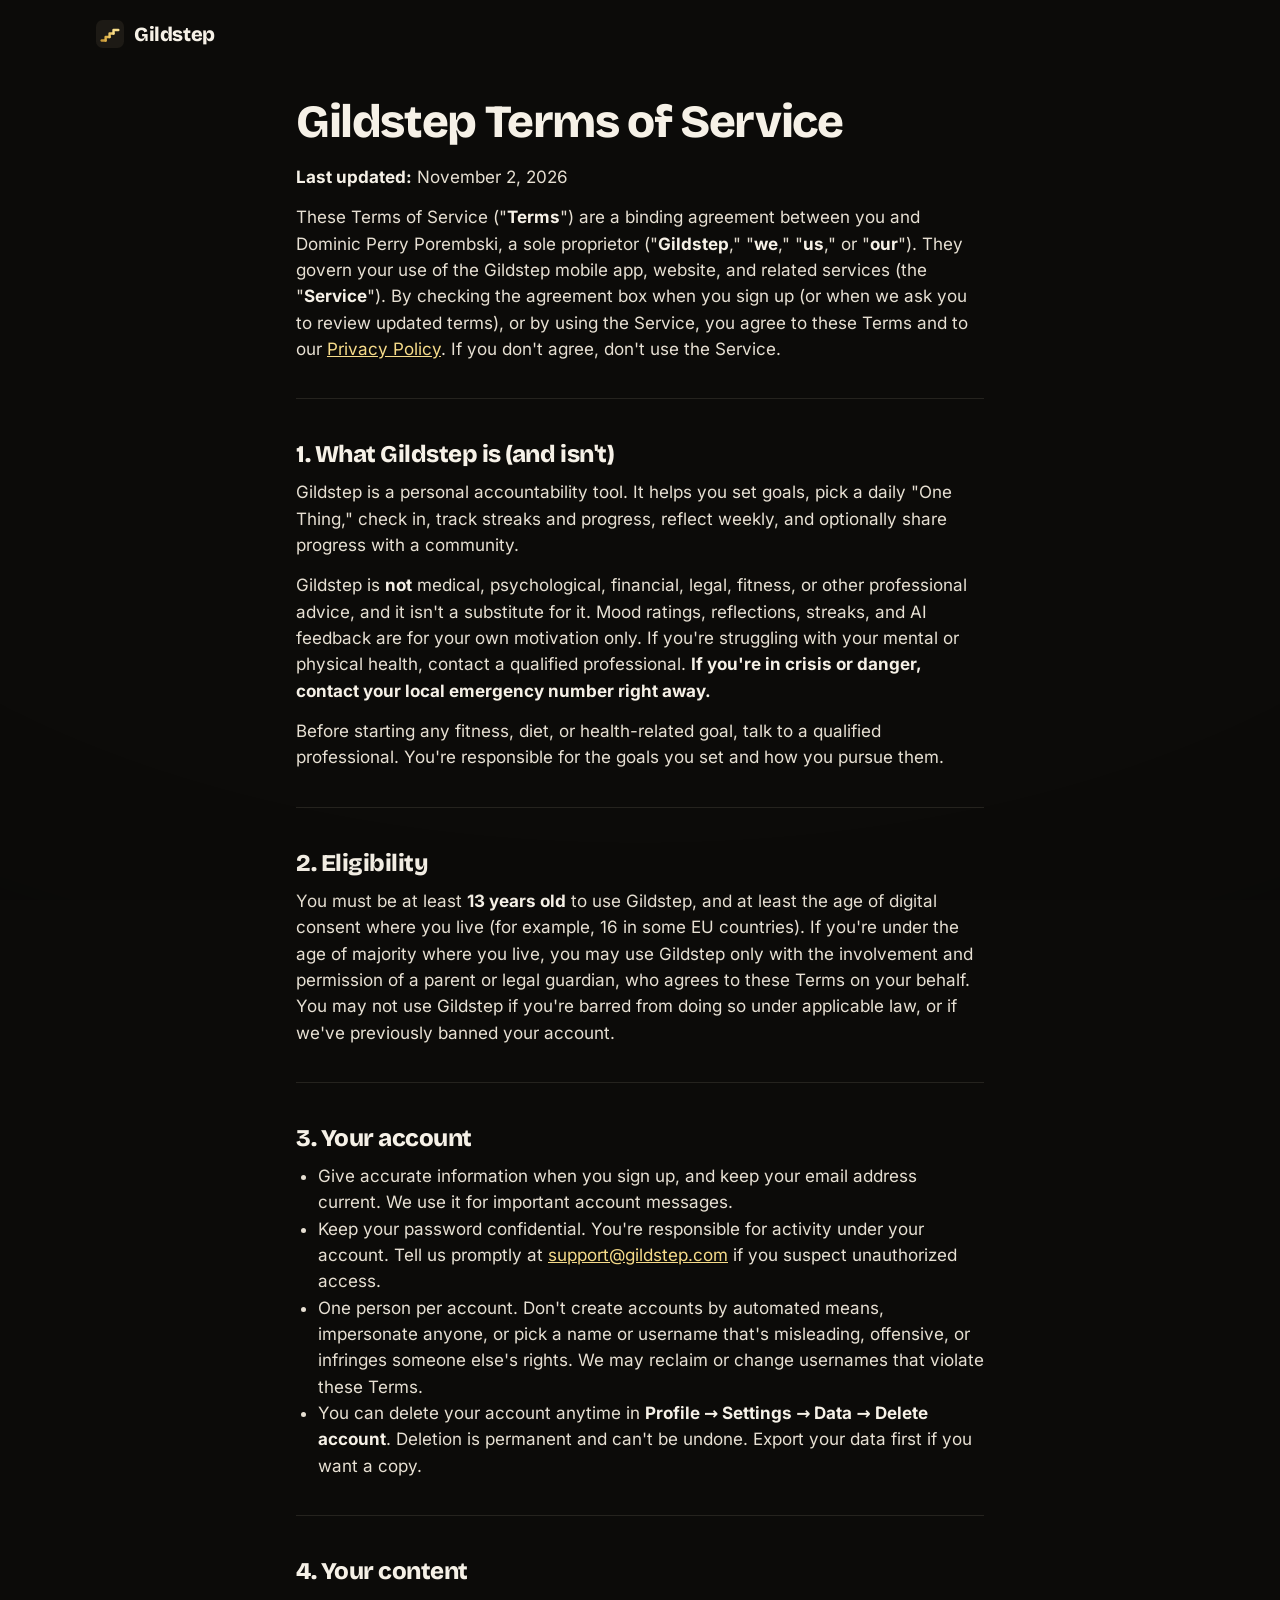
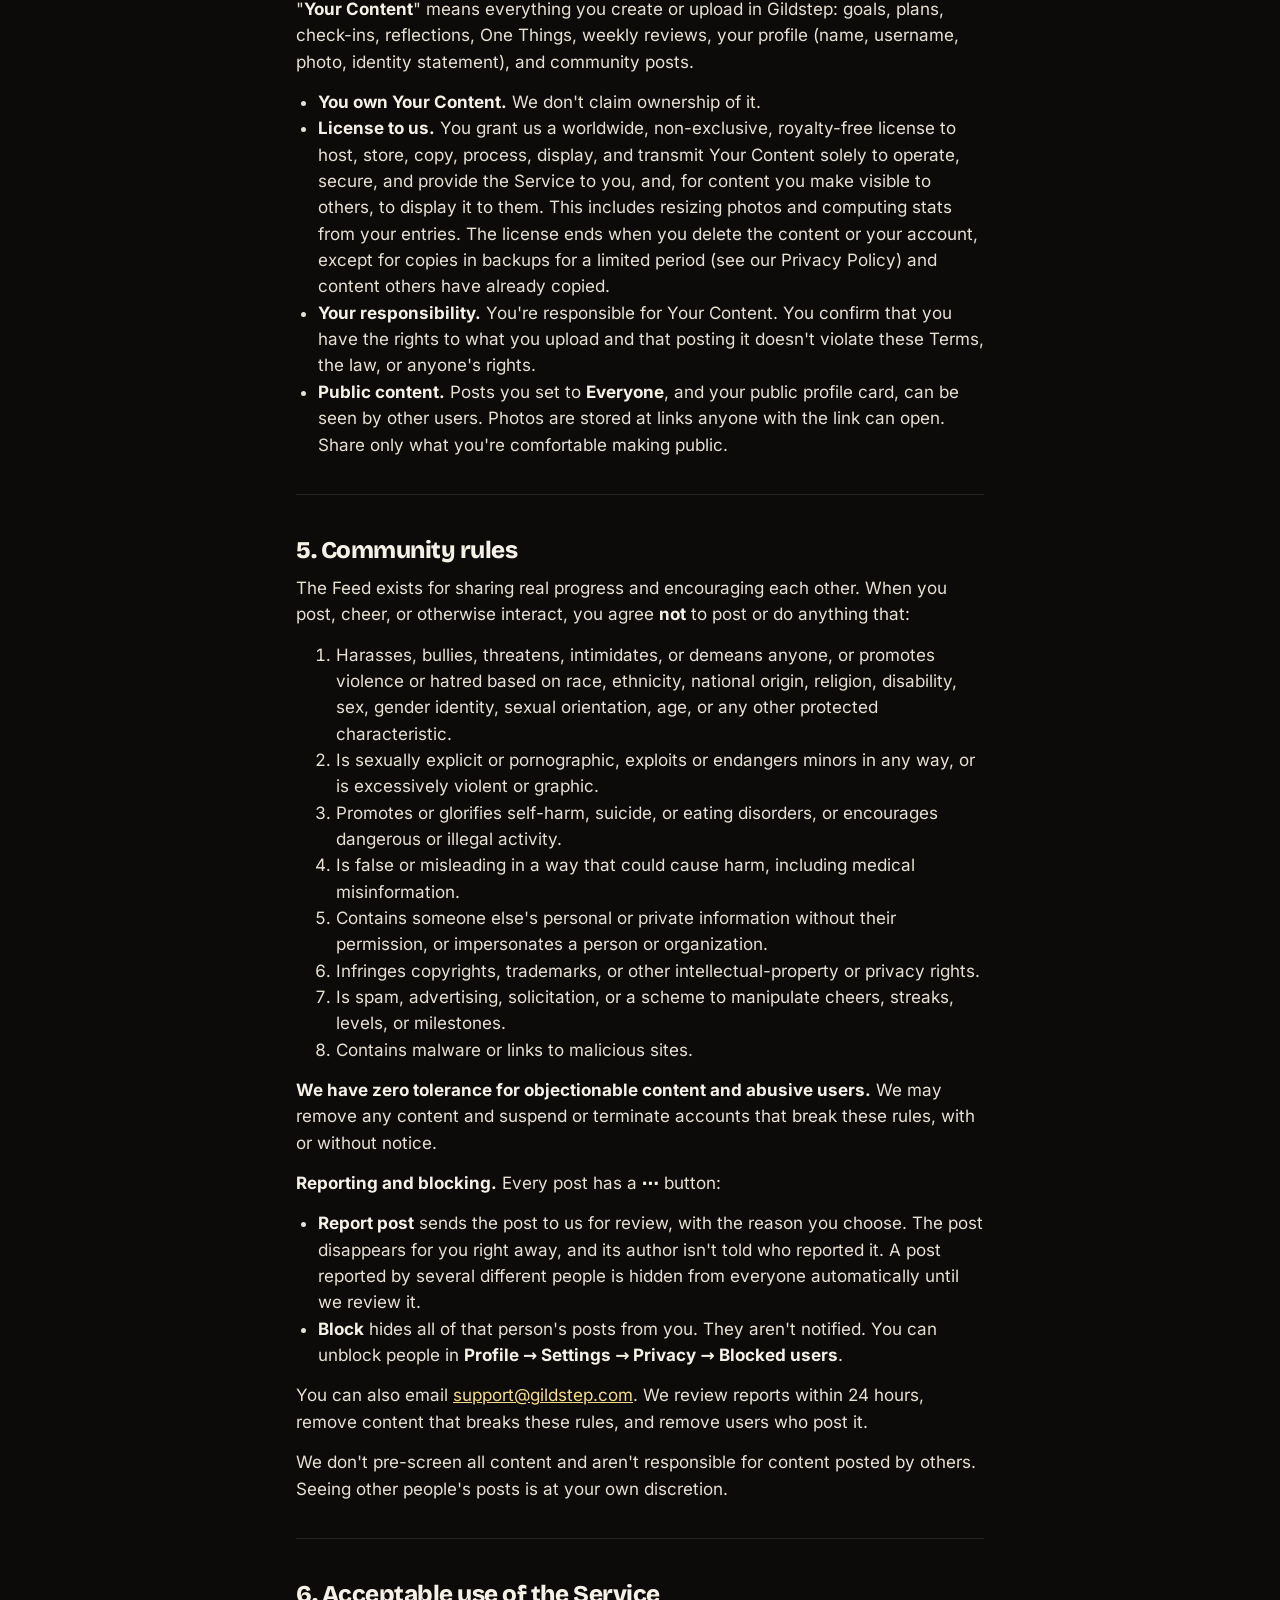
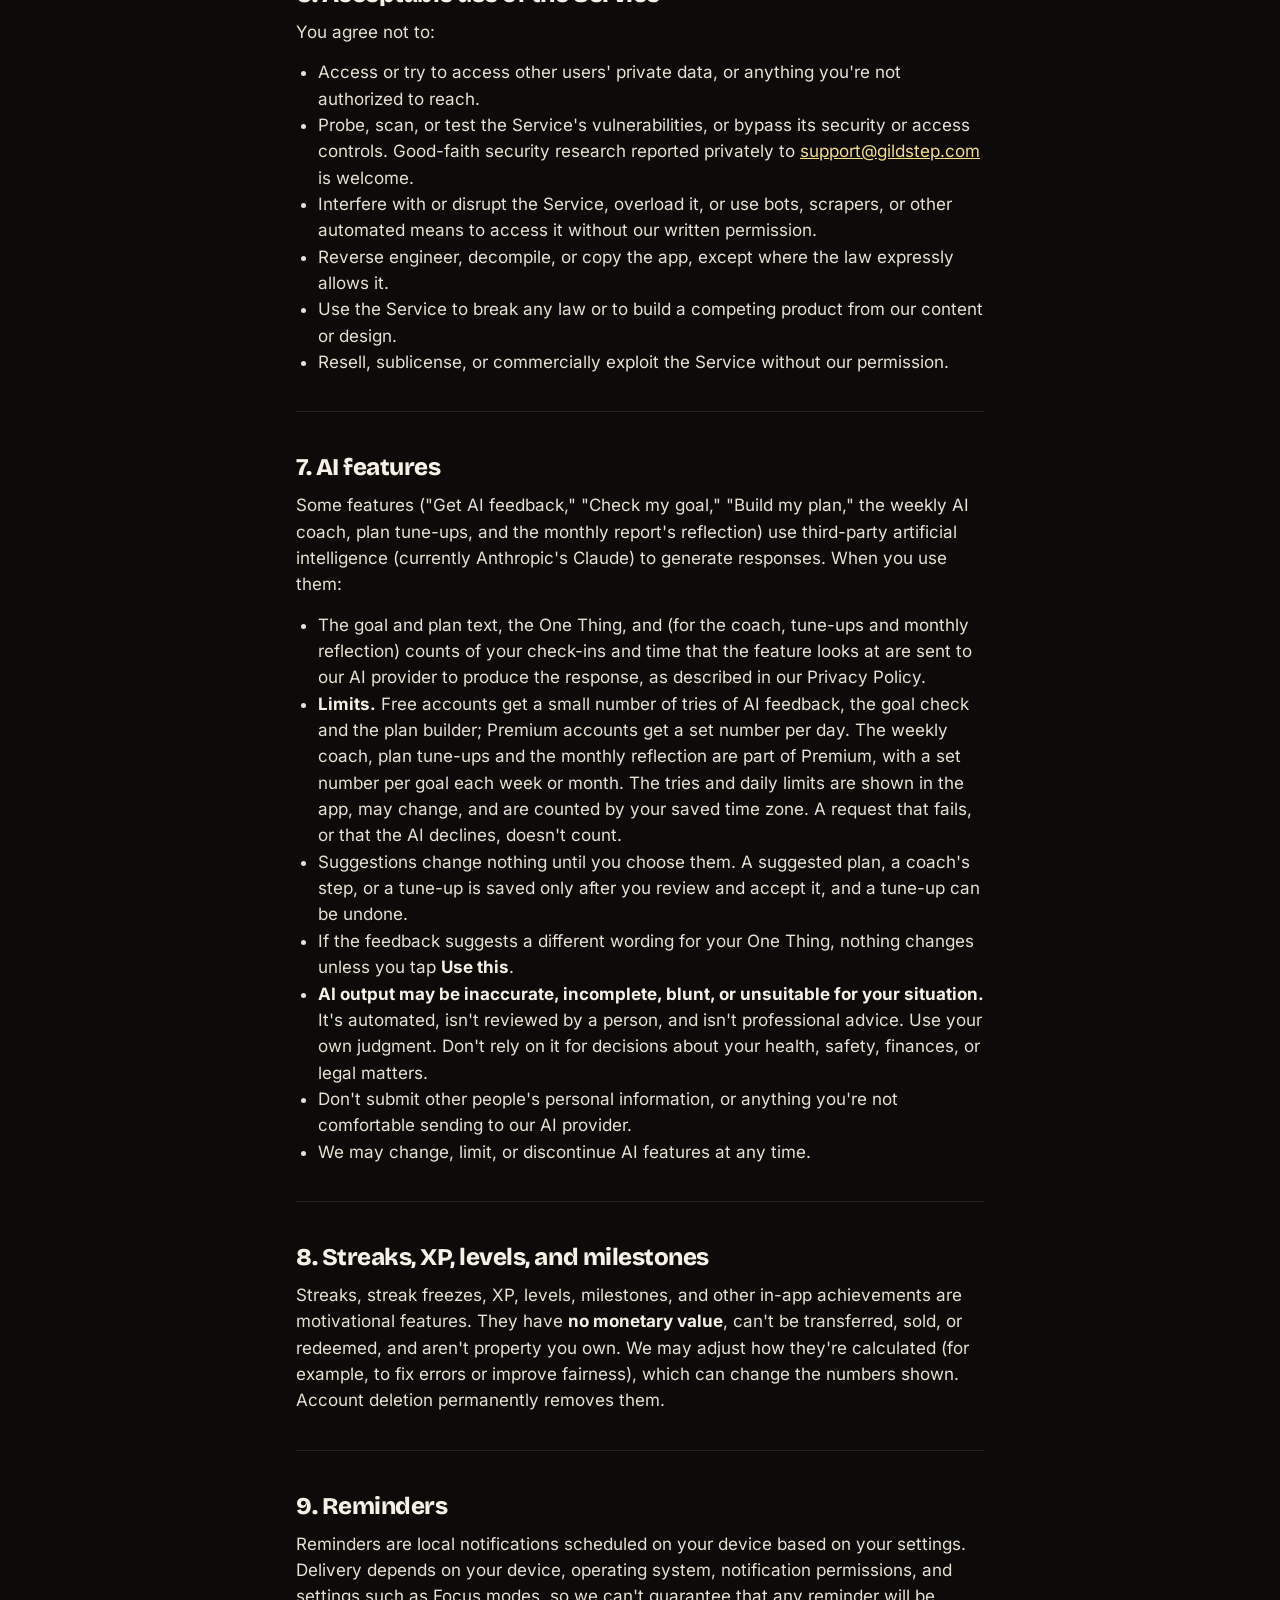
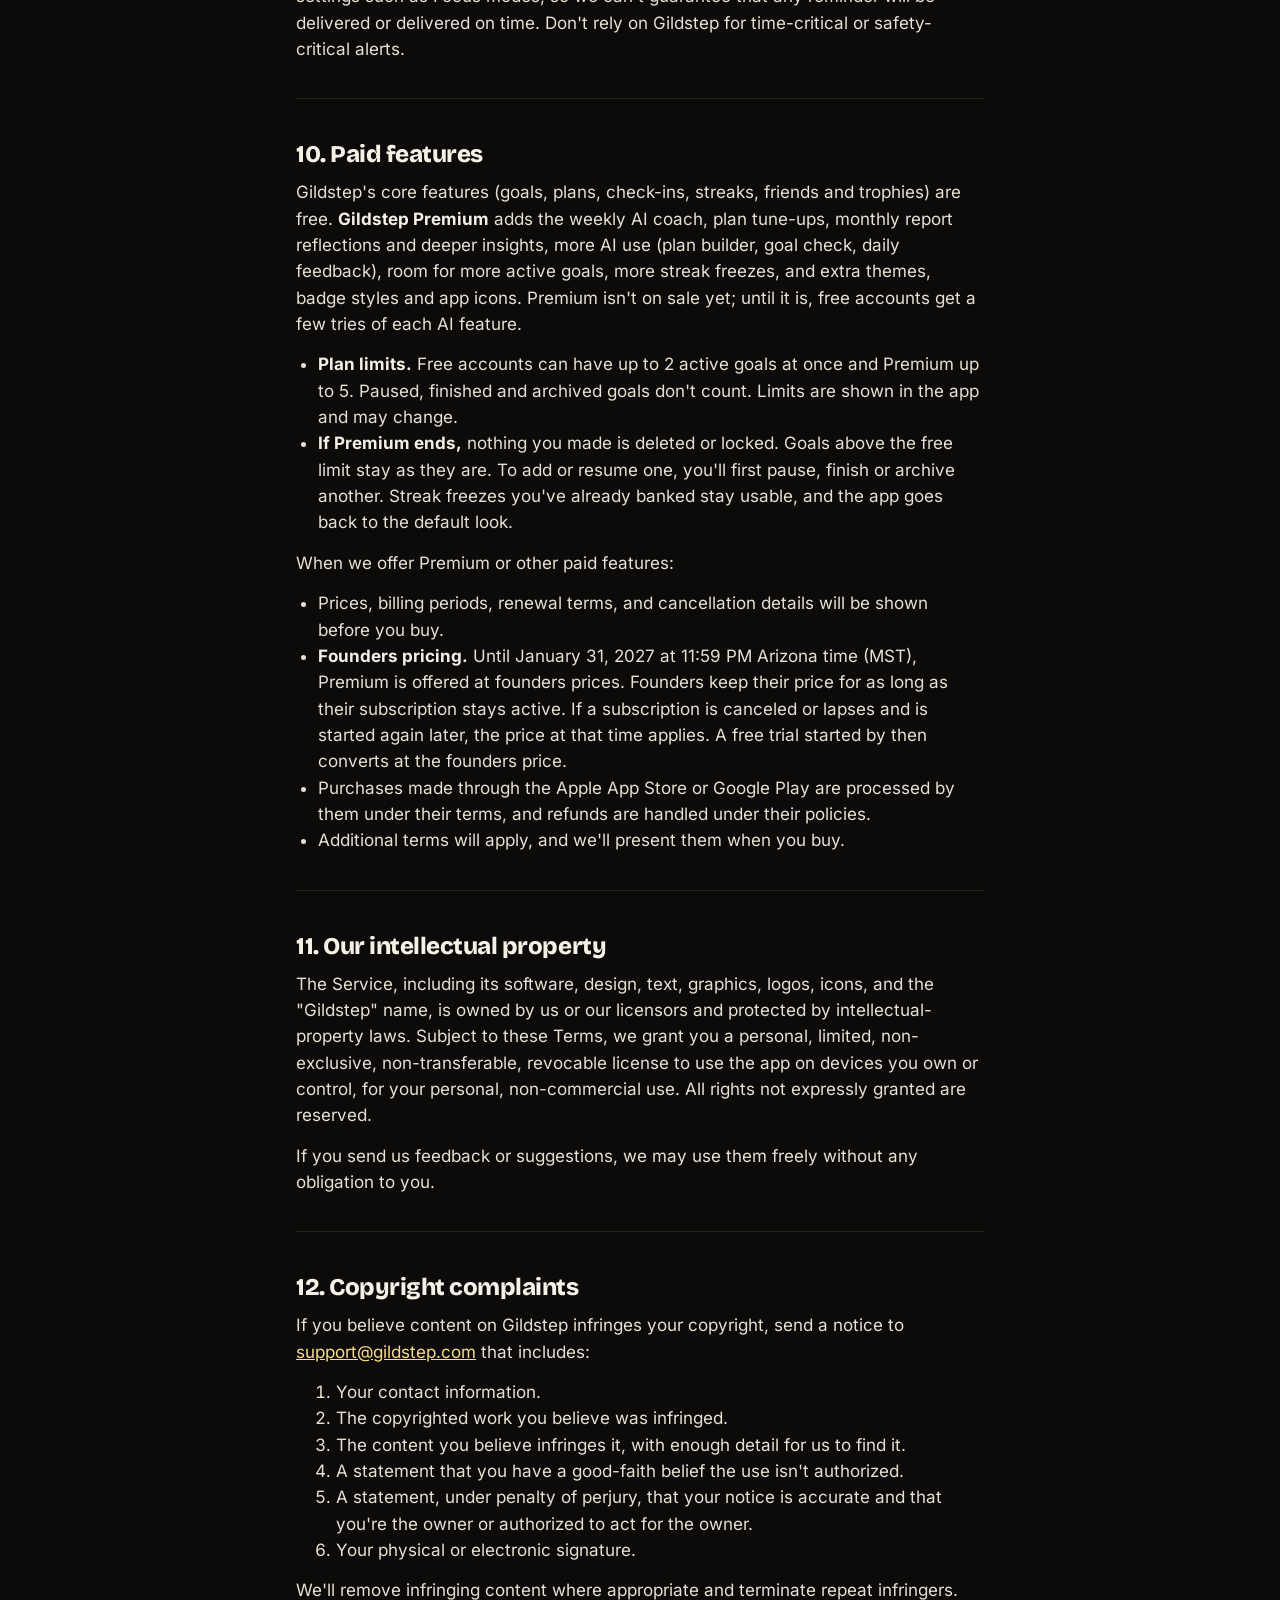
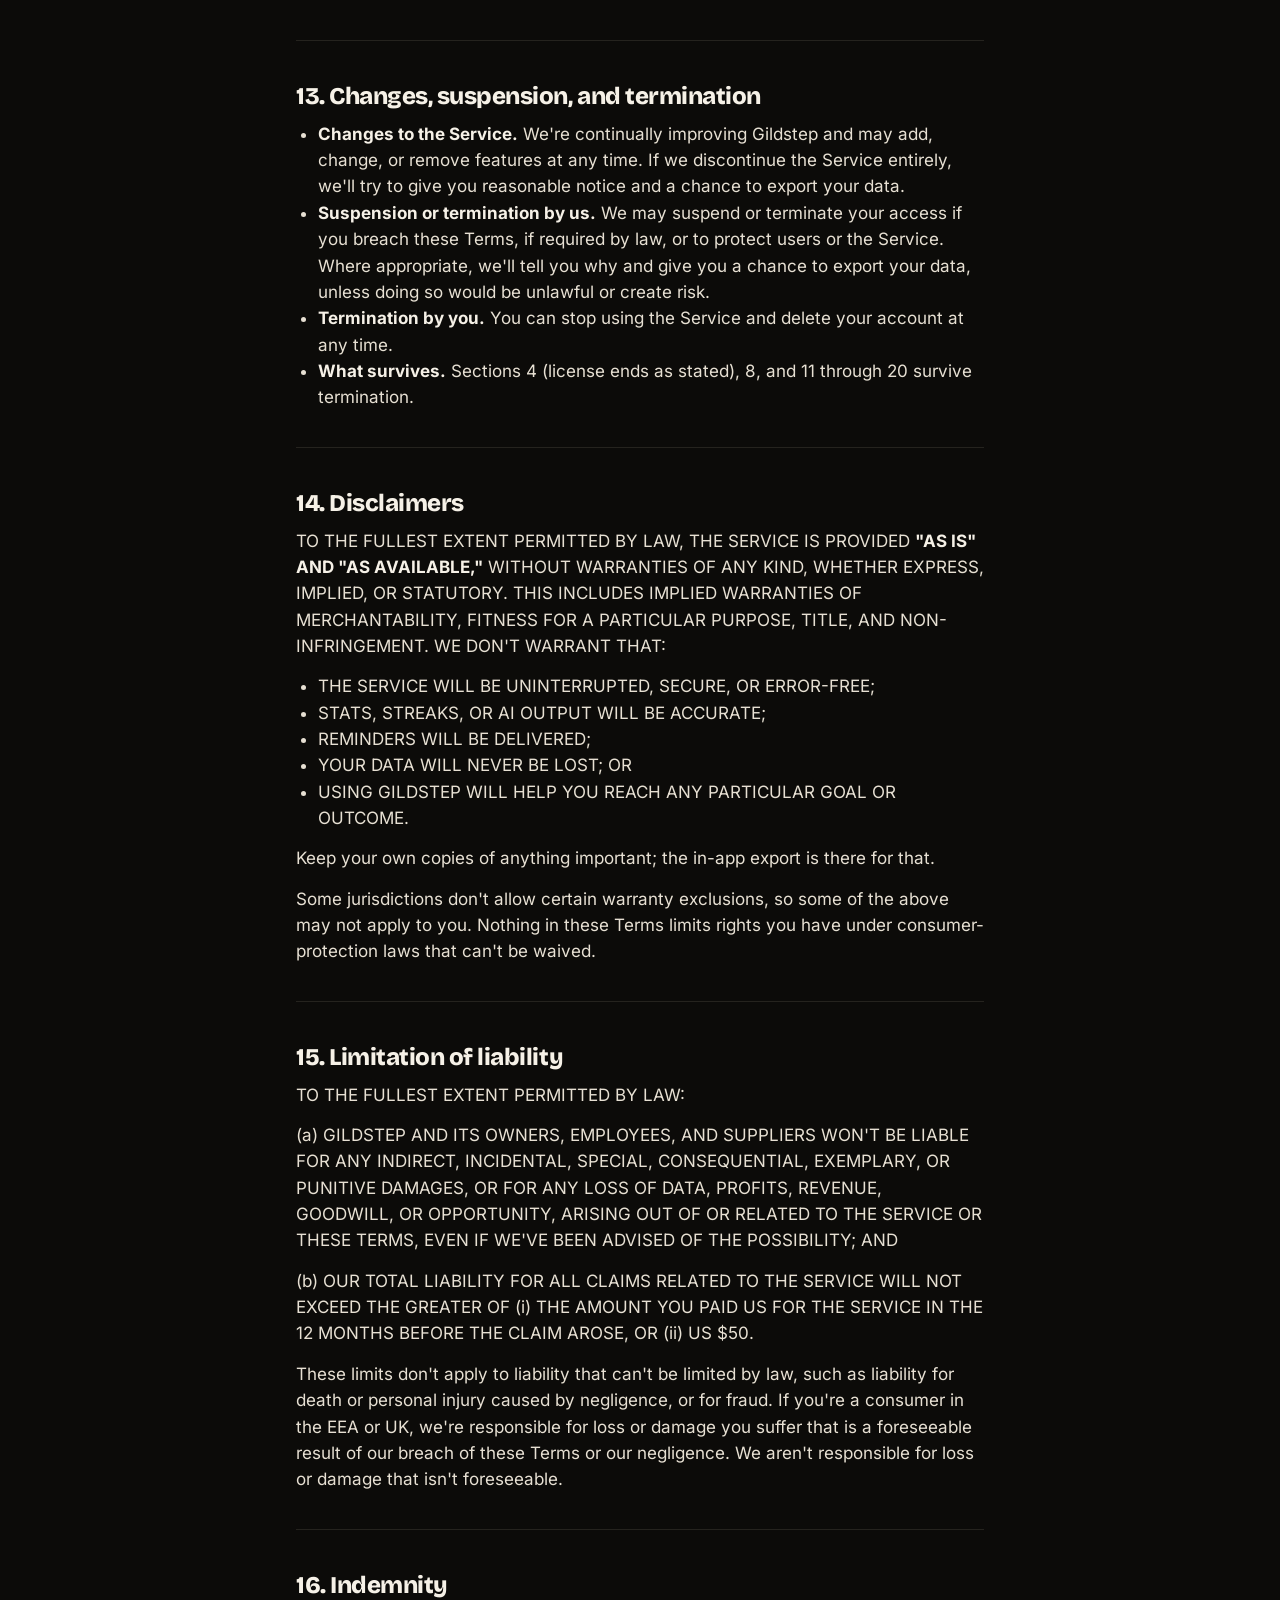
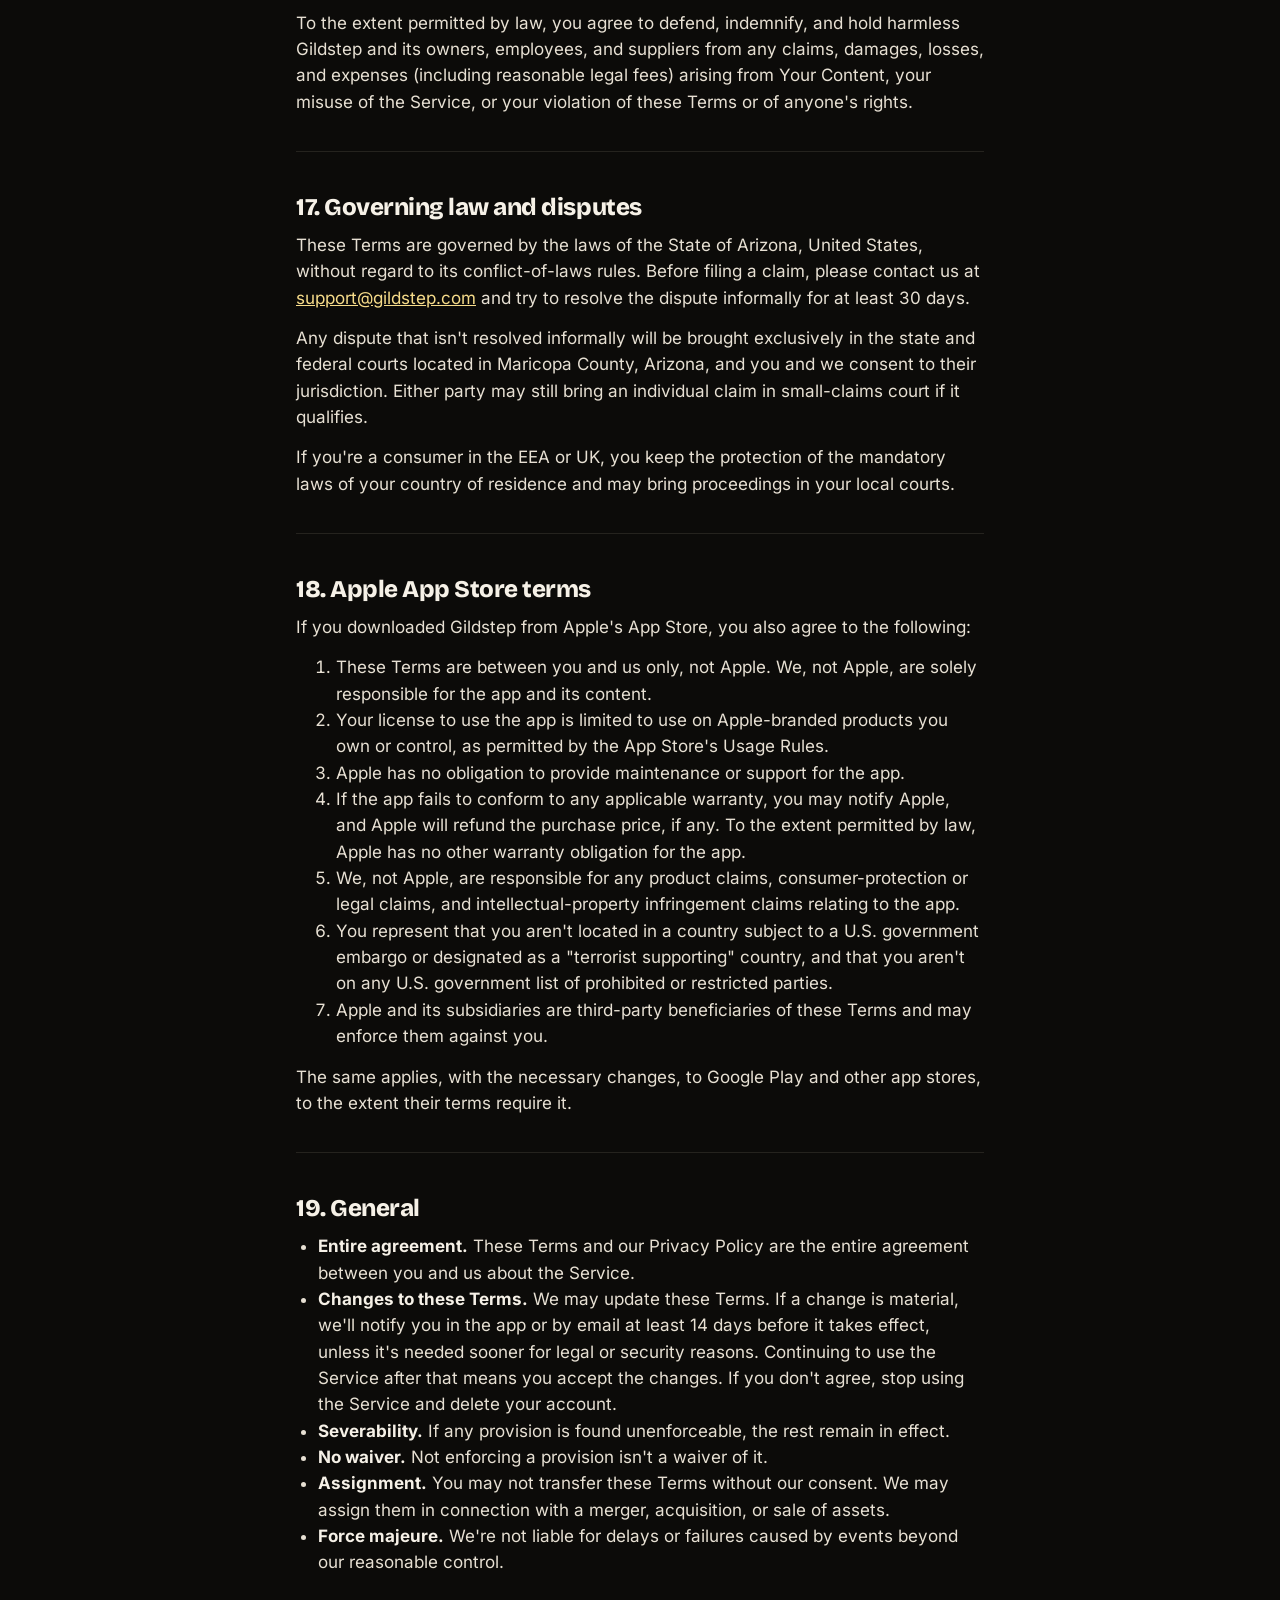
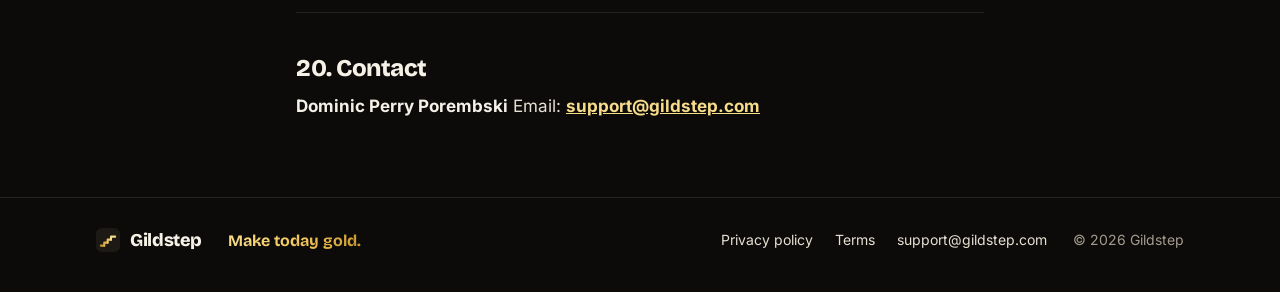
<file: terms/index.html>
<!doctype html>
<html lang="en">
<head>
<meta charset="utf-8">
<meta name="viewport" content="width=device-width, initial-scale=1, viewport-fit=cover">
<title>Gildstep Terms of Service</title>
<meta name="description" content="Gildstep Terms of Service.">
<meta http-equiv="Content-Security-Policy" content="default-src 'self'; script-src 'self'; style-src 'self'; font-src 'self'; img-src 'self' data:; connect-src 'self' https://ggbiohijkmzzqigvxdph.supabase.co; base-uri 'none'; form-action 'none'">
<meta name="referrer" content="strict-origin-when-cross-origin">
<meta name="theme-color" content="#0C0B09">
<meta name="color-scheme" content="dark">
<link rel="canonical" href="https://gildstep.com/terms/">
<link rel="icon" href="/assets/favicon.svg" type="image/svg+xml">
<link rel="apple-touch-icon" href="/assets/apple-touch-icon.png">
<link rel="preload" href="/fonts/bricolage-800.woff2" as="font" type="font/woff2" crossorigin>
<link rel="preload" href="/fonts/inter-400.woff2" as="font" type="font/woff2" crossorigin>
<link rel="stylesheet" href="/styles.css">
<script src="/config.js" defer></script>
<script src="/site.js" defer></script>
<meta property="og:type" content="website">
<meta property="og:site_name" content="Gildstep">
<meta property="og:title" content="Gildstep Terms of Service">
<meta property="og:description" content="Gildstep Terms of Service.">
<meta property="og:url" content="https://gildstep.com/terms/">
<meta property="og:image" content="https://gildstep.com/assets/og.png">
<meta property="og:image:width" content="1200">
<meta property="og:image:height" content="630">
<meta name="twitter:card" content="summary_large_image">
<meta name="twitter:title" content="Gildstep Terms of Service">
<meta name="twitter:description" content="Gildstep Terms of Service.">
<meta name="twitter:image" content="https://gildstep.com/assets/og.png">
</head>
<body data-page="policy" data-app="Gildstep" data-support="support@gildstep.com" data-scheme="gildstep" data-supabase-url="https://ggbiohijkmzzqigvxdph.supabase.co" data-supabase-key="sb_publishable_Blx6dCkwe_uo34wRgkRmCA_ODXNYuqp">
<header class="wrap top"><a class="brand" href="/" aria-label="Gildstep home"><svg class="mark full" viewBox="0 0 64 64" aria-hidden="true"><rect width="64" height="64" rx="15"/><path class="s1" d="M13 47H22"/><path class="s2" d="M22 47V39H31"/><path class="s3" d="M31 39V31H40"/><path class="s4" d="M40 31V23H51"/></svg><span>Gildstep</span></a></header>
<main class="wrap page">
<h1>Gildstep Terms of Service</h1>
<p><strong>Last updated:</strong> November 2, 2026</p>
<p>These Terms of Service (&quot;<strong>Terms</strong>&quot;) are a binding agreement between you and Dominic Perry Porembski, a sole proprietor (&quot;<strong>Gildstep</strong>,&quot; &quot;<strong>we</strong>,&quot; &quot;<strong>us</strong>,&quot; or &quot;<strong>our</strong>&quot;). They govern your use of the Gildstep mobile app, website, and related services (the &quot;<strong>Service</strong>&quot;). By checking the agreement box when you sign up (or when we ask you to review updated terms), or by using the Service, you agree to these Terms and to our <a href="/privacy/">Privacy Policy</a>. If you don&#39;t agree, don&#39;t use the Service.</p>
<hr>
<h2>1. What Gildstep is (and isn&#39;t)</h2>
<p>Gildstep is a personal accountability tool. It helps you set goals, pick a daily &quot;One Thing,&quot; check in, track streaks and progress, reflect weekly, and optionally share progress with a community.</p>
<p>Gildstep is <strong>not</strong> medical, psychological, financial, legal, fitness, or other professional advice, and it isn&#39;t a substitute for it. Mood ratings, reflections, streaks, and AI feedback are for your own motivation only. If you&#39;re struggling with your mental or physical health, contact a qualified professional. <strong>If you&#39;re in crisis or danger, contact your local emergency number right away.</strong></p>
<p>Before starting any fitness, diet, or health-related goal, talk to a qualified professional. You&#39;re responsible for the goals you set and how you pursue them.</p>
<hr>
<h2>2. Eligibility</h2>
<p>You must be at least <strong>13 years old</strong> to use Gildstep, and at least the age of digital consent where you live (for example, 16 in some EU countries). If you&#39;re under the age of majority where you live, you may use Gildstep only with the involvement and permission of a parent or legal guardian, who agrees to these Terms on your behalf. You may not use Gildstep if you&#39;re barred from doing so under applicable law, or if we&#39;ve previously banned your account.</p>
<hr>
<h2>3. Your account</h2>
<ul>
<li>Give accurate information when you sign up, and keep your email address current. We use it for important account messages.</li>
<li>Keep your password confidential. You&#39;re responsible for activity under your account. Tell us promptly at <a href="mailto:support@gildstep.com">support@gildstep.com</a> if you suspect unauthorized access.</li>
<li>One person per account. Don&#39;t create accounts by automated means, impersonate anyone, or pick a name or username that&#39;s misleading, offensive, or infringes someone else&#39;s rights. We may reclaim or change usernames that violate these Terms.</li>
<li>You can delete your account anytime in <strong>Profile → Settings → Data → Delete account</strong>. Deletion is permanent and can&#39;t be undone. Export your data first if you want a copy.</li>
</ul>
<hr>
<h2>4. Your content</h2>
<p>&quot;<strong>Your Content</strong>&quot; means everything you create or upload in Gildstep: goals, plans, check-ins, reflections, One Things, weekly reviews, your profile (name, username, photo, identity statement), and community posts.</p>
<ul>
<li><strong>You own Your Content.</strong> We don&#39;t claim ownership of it.</li>
<li><strong>License to us.</strong> You grant us a worldwide, non-exclusive, royalty-free license to host, store, copy, process, display, and transmit Your Content solely to operate, secure, and provide the Service to you, and, for content you make visible to others, to display it to them. This includes resizing photos and computing stats from your entries. The license ends when you delete the content or your account, except for copies in backups for a limited period (see our Privacy Policy) and content others have already copied.</li>
<li><strong>Your responsibility.</strong> You&#39;re responsible for Your Content. You confirm that you have the rights to what you upload and that posting it doesn&#39;t violate these Terms, the law, or anyone&#39;s rights.</li>
<li><strong>Public content.</strong> Posts you set to <strong>Everyone</strong>, and your public profile card, can be seen by other users. Photos are stored at links anyone with the link can open. Share only what you&#39;re comfortable making public.</li>
</ul>
<hr>
<h2>5. Community rules</h2>
<p>The Feed exists for sharing real progress and encouraging each other. When you post, cheer, or otherwise interact, you agree <strong>not</strong> to post or do anything that:</p>
<ol>
<li>Harasses, bullies, threatens, intimidates, or demeans anyone, or promotes violence or hatred based on race, ethnicity, national origin, religion, disability, sex, gender identity, sexual orientation, age, or any other protected characteristic.</li>
<li>Is sexually explicit or pornographic, exploits or endangers minors in any way, or is excessively violent or graphic.</li>
<li>Promotes or glorifies self-harm, suicide, or eating disorders, or encourages dangerous or illegal activity.</li>
<li>Is false or misleading in a way that could cause harm, including medical misinformation.</li>
<li>Contains someone else&#39;s personal or private information without their permission, or impersonates a person or organization.</li>
<li>Infringes copyrights, trademarks, or other intellectual-property or privacy rights.</li>
<li>Is spam, advertising, solicitation, or a scheme to manipulate cheers, streaks, levels, or milestones.</li>
<li>Contains malware or links to malicious sites.</li>
</ol>
<p><strong>We have zero tolerance for objectionable content and abusive users.</strong> We may remove any content and suspend or terminate accounts that break these rules, with or without notice.</p>
<p><strong>Reporting and blocking.</strong> Every post has a <strong>⋯</strong> button:</p>
<ul>
<li><strong>Report post</strong> sends the post to us for review, with the reason you choose. The post disappears for you right away, and its author isn&#39;t told who reported it. A post reported by several different people is hidden from everyone automatically until we review it.</li>
<li><strong>Block</strong> hides all of that person&#39;s posts from you. They aren&#39;t notified. You can unblock people in <strong>Profile → Settings → Privacy → Blocked users</strong>.</li>
</ul>
<p>You can also email <a href="mailto:support@gildstep.com">support@gildstep.com</a>. We review reports within 24 hours, remove content that breaks these rules, and remove users who post it.</p>
<p>We don&#39;t pre-screen all content and aren&#39;t responsible for content posted by others. Seeing other people&#39;s posts is at your own discretion.</p>
<hr>
<h2>6. Acceptable use of the Service</h2>
<p>You agree not to:</p>
<ul>
<li>Access or try to access other users&#39; private data, or anything you&#39;re not authorized to reach.</li>
<li>Probe, scan, or test the Service&#39;s vulnerabilities, or bypass its security or access controls. Good-faith security research reported privately to <a href="mailto:support@gildstep.com">support@gildstep.com</a> is welcome.</li>
<li>Interfere with or disrupt the Service, overload it, or use bots, scrapers, or other automated means to access it without our written permission.</li>
<li>Reverse engineer, decompile, or copy the app, except where the law expressly allows it.</li>
<li>Use the Service to break any law or to build a competing product from our content or design.</li>
<li>Resell, sublicense, or commercially exploit the Service without our permission.</li>
</ul>
<hr>
<h2>7. AI features</h2>
<p>Some features (&quot;Get AI feedback,&quot; &quot;Check my goal,&quot; &quot;Build my plan,&quot; the weekly AI coach, plan tune-ups, and the monthly report&#39;s reflection) use third-party artificial intelligence (currently Anthropic&#39;s Claude) to generate responses. When you use them:</p>
<ul>
<li>The goal and plan text, the One Thing, and (for the coach, tune-ups and monthly reflection) counts of your check-ins and time that the feature looks at are sent to our AI provider to produce the response, as described in our Privacy Policy.</li>
<li><strong>Limits.</strong> Free accounts get a small number of tries of AI feedback, the goal check and the plan builder; Premium accounts get a set number per day. The weekly coach, plan tune-ups and the monthly reflection are part of Premium, with a set number per goal each week or month. The tries and daily limits are shown in the app, may change, and are counted by your saved time zone. A request that fails, or that the AI declines, doesn&#39;t count.</li>
<li>Suggestions change nothing until you choose them. A suggested plan, a coach&#39;s step, or a tune-up is saved only after you review and accept it, and a tune-up can be undone.</li>
<li>If the feedback suggests a different wording for your One Thing, nothing changes unless you tap <strong>Use this</strong>.</li>
<li><strong>AI output may be inaccurate, incomplete, blunt, or unsuitable for your situation.</strong> It&#39;s automated, isn&#39;t reviewed by a person, and isn&#39;t professional advice. Use your own judgment. Don&#39;t rely on it for decisions about your health, safety, finances, or legal matters.</li>
<li>Don&#39;t submit other people&#39;s personal information, or anything you&#39;re not comfortable sending to our AI provider.</li>
<li>We may change, limit, or discontinue AI features at any time.</li>
</ul>
<hr>
<h2>8. Streaks, XP, levels, and milestones</h2>
<p>Streaks, streak freezes, XP, levels, milestones, and other in-app achievements are motivational features. They have <strong>no monetary value</strong>, can&#39;t be transferred, sold, or redeemed, and aren&#39;t property you own. We may adjust how they&#39;re calculated (for example, to fix errors or improve fairness), which can change the numbers shown. Account deletion permanently removes them.</p>
<hr>
<h2>9. Reminders</h2>
<p>Reminders are local notifications scheduled on your device based on your settings. Delivery depends on your device, operating system, notification permissions, and settings such as Focus modes, so we can&#39;t guarantee that any reminder will be delivered or delivered on time. Don&#39;t rely on Gildstep for time-critical or safety-critical alerts.</p>
<hr>
<h2>10. Paid features</h2>
<p>Gildstep&#39;s core features (goals, plans, check-ins, streaks, friends and trophies) are free. <strong>Gildstep Premium</strong> adds the weekly AI coach, plan tune-ups, monthly report reflections and deeper insights, more AI use (plan builder, goal check, daily feedback), room for more active goals, more streak freezes, and extra themes, badge styles and app icons. Premium isn&#39;t on sale yet; until it is, free accounts get a few tries of each AI feature.</p>
<ul>
<li><strong>Plan limits.</strong> Free accounts can have up to 2 active goals at once and Premium up to 5. Paused, finished and archived goals don&#39;t count. Limits are shown in the app and may change.</li>
<li><strong>If Premium ends,</strong> nothing you made is deleted or locked. Goals above the free limit stay as they are. To add or resume one, you&#39;ll first pause, finish or archive another. Streak freezes you&#39;ve already banked stay usable, and the app goes back to the default look.</li>
</ul>
<p>When we offer Premium or other paid features:</p>
<ul>
<li>Prices, billing periods, renewal terms, and cancellation details will be shown before you buy.</li>
<li><strong>Founders pricing.</strong> Until January 31, 2027 at 11:59 PM Arizona time (MST), Premium is offered at founders prices. Founders keep their price for as long as their subscription stays active. If a subscription is canceled or lapses and is started again later, the price at that time applies. A free trial started by then converts at the founders price.</li>
<li>Purchases made through the Apple App Store or Google Play are processed by them under their terms, and refunds are handled under their policies.</li>
<li>Additional terms will apply, and we&#39;ll present them when you buy.</li>
</ul>
<hr>
<h2>11. Our intellectual property</h2>
<p>The Service, including its software, design, text, graphics, logos, icons, and the &quot;Gildstep&quot; name, is owned by us or our licensors and protected by intellectual-property laws. Subject to these Terms, we grant you a personal, limited, non-exclusive, non-transferable, revocable license to use the app on devices you own or control, for your personal, non-commercial use. All rights not expressly granted are reserved.</p>
<p>If you send us feedback or suggestions, we may use them freely without any obligation to you.</p>
<hr>
<h2>12. Copyright complaints</h2>
<p>If you believe content on Gildstep infringes your copyright, send a notice to <a href="mailto:support@gildstep.com">support@gildstep.com</a> that includes:</p>
<ol>
<li>Your contact information.</li>
<li>The copyrighted work you believe was infringed.</li>
<li>The content you believe infringes it, with enough detail for us to find it.</li>
<li>A statement that you have a good-faith belief the use isn&#39;t authorized.</li>
<li>A statement, under penalty of perjury, that your notice is accurate and that you&#39;re the owner or authorized to act for the owner.</li>
<li>Your physical or electronic signature.</li>
</ol>
<p>We&#39;ll remove infringing content where appropriate and terminate repeat infringers.</p>
<hr>
<h2>13. Changes, suspension, and termination</h2>
<ul>
<li><strong>Changes to the Service.</strong> We&#39;re continually improving Gildstep and may add, change, or remove features at any time. If we discontinue the Service entirely, we&#39;ll try to give you reasonable notice and a chance to export your data.</li>
<li><strong>Suspension or termination by us.</strong> We may suspend or terminate your access if you breach these Terms, if required by law, or to protect users or the Service. Where appropriate, we&#39;ll tell you why and give you a chance to export your data, unless doing so would be unlawful or create risk.</li>
<li><strong>Termination by you.</strong> You can stop using the Service and delete your account at any time.</li>
<li><strong>What survives.</strong> Sections 4 (license ends as stated), 8, and 11 through 20 survive termination.</li>
</ul>
<hr>
<h2>14. Disclaimers</h2>
<p>TO THE FULLEST EXTENT PERMITTED BY LAW, THE SERVICE IS PROVIDED <strong>&quot;AS IS&quot; AND &quot;AS AVAILABLE,&quot;</strong> WITHOUT WARRANTIES OF ANY KIND, WHETHER EXPRESS, IMPLIED, OR STATUTORY. THIS INCLUDES IMPLIED WARRANTIES OF MERCHANTABILITY, FITNESS FOR A PARTICULAR PURPOSE, TITLE, AND NON-INFRINGEMENT. WE DON&#39;T WARRANT THAT:</p>
<ul>
<li>THE SERVICE WILL BE UNINTERRUPTED, SECURE, OR ERROR-FREE;</li>
<li>STATS, STREAKS, OR AI OUTPUT WILL BE ACCURATE;</li>
<li>REMINDERS WILL BE DELIVERED;</li>
<li>YOUR DATA WILL NEVER BE LOST; OR</li>
<li>USING GILDSTEP WILL HELP YOU REACH ANY PARTICULAR GOAL OR OUTCOME.</li>
</ul>
<p>Keep your own copies of anything important; the in-app export is there for that.</p>
<p>Some jurisdictions don&#39;t allow certain warranty exclusions, so some of the above may not apply to you. Nothing in these Terms limits rights you have under consumer-protection laws that can&#39;t be waived.</p>
<hr>
<h2>15. Limitation of liability</h2>
<p>TO THE FULLEST EXTENT PERMITTED BY LAW:</p>
<p>(a) GILDSTEP AND ITS OWNERS, EMPLOYEES, AND SUPPLIERS WON&#39;T BE LIABLE FOR ANY INDIRECT, INCIDENTAL, SPECIAL, CONSEQUENTIAL, EXEMPLARY, OR PUNITIVE DAMAGES, OR FOR ANY LOSS OF DATA, PROFITS, REVENUE, GOODWILL, OR OPPORTUNITY, ARISING OUT OF OR RELATED TO THE SERVICE OR THESE TERMS, EVEN IF WE&#39;VE BEEN ADVISED OF THE POSSIBILITY; AND</p>
<p>(b) OUR TOTAL LIABILITY FOR ALL CLAIMS RELATED TO THE SERVICE WILL NOT EXCEED THE GREATER OF (i) THE AMOUNT YOU PAID US FOR THE SERVICE IN THE 12 MONTHS BEFORE THE CLAIM AROSE, OR (ii) US $50.</p>
<p>These limits don&#39;t apply to liability that can&#39;t be limited by law, such as liability for death or personal injury caused by negligence, or for fraud. If you&#39;re a consumer in the EEA or UK, we&#39;re responsible for loss or damage you suffer that is a foreseeable result of our breach of these Terms or our negligence. We aren&#39;t responsible for loss or damage that isn&#39;t foreseeable.</p>
<hr>
<h2>16. Indemnity</h2>
<p>To the extent permitted by law, you agree to defend, indemnify, and hold harmless Gildstep and its owners, employees, and suppliers from any claims, damages, losses, and expenses (including reasonable legal fees) arising from Your Content, your misuse of the Service, or your violation of these Terms or of anyone&#39;s rights.</p>
<hr>
<h2>17. Governing law and disputes</h2>
<p>These Terms are governed by the laws of the State of Arizona, United States, without regard to its conflict-of-laws rules. Before filing a claim, please contact us at <a href="mailto:support@gildstep.com">support@gildstep.com</a> and try to resolve the dispute informally for at least 30 days.</p>
<p>Any dispute that isn&#39;t resolved informally will be brought exclusively in the state and federal courts located in Maricopa County, Arizona, and you and we consent to their jurisdiction. Either party may still bring an individual claim in small-claims court if it qualifies.</p>
<p>If you&#39;re a consumer in the EEA or UK, you keep the protection of the mandatory laws of your country of residence and may bring proceedings in your local courts.</p>
<hr>
<h2>18. Apple App Store terms</h2>
<p>If you downloaded Gildstep from Apple&#39;s App Store, you also agree to the following:</p>
<ol>
<li>These Terms are between you and us only, not Apple. We, not Apple, are solely responsible for the app and its content.</li>
<li>Your license to use the app is limited to use on Apple-branded products you own or control, as permitted by the App Store&#39;s Usage Rules.</li>
<li>Apple has no obligation to provide maintenance or support for the app.</li>
<li>If the app fails to conform to any applicable warranty, you may notify Apple, and Apple will refund the purchase price, if any. To the extent permitted by law, Apple has no other warranty obligation for the app.</li>
<li>We, not Apple, are responsible for any product claims, consumer-protection or legal claims, and intellectual-property infringement claims relating to the app.</li>
<li>You represent that you aren&#39;t located in a country subject to a U.S. government embargo or designated as a &quot;terrorist supporting&quot; country, and that you aren&#39;t on any U.S. government list of prohibited or restricted parties.</li>
<li>Apple and its subsidiaries are third-party beneficiaries of these Terms and may enforce them against you.</li>
</ol>
<p>The same applies, with the necessary changes, to Google Play and other app stores, to the extent their terms require it.</p>
<hr>
<h2>19. General</h2>
<ul>
<li><strong>Entire agreement.</strong> These Terms and our Privacy Policy are the entire agreement between you and us about the Service.</li>
<li><strong>Changes to these Terms.</strong> We may update these Terms. If a change is material, we&#39;ll notify you in the app or by email at least 14 days before it takes effect, unless it&#39;s needed sooner for legal or security reasons. Continuing to use the Service after that means you accept the changes. If you don&#39;t agree, stop using the Service and delete your account.</li>
<li><strong>Severability.</strong> If any provision is found unenforceable, the rest remain in effect.</li>
<li><strong>No waiver.</strong> Not enforcing a provision isn&#39;t a waiver of it.</li>
<li><strong>Assignment.</strong> You may not transfer these Terms without our consent. We may assign them in connection with a merger, acquisition, or sale of assets.</li>
<li><strong>Force majeure.</strong> We&#39;re not liable for delays or failures caused by events beyond our reasonable control.</li>
</ul>
<hr>
<h2>20. Contact</h2>
<p><strong>Dominic Perry Porembski</strong>
Email: <strong><a href="mailto:support@gildstep.com">support@gildstep.com</a></strong></p>

</main>
<footer class="foot"><div class="wrap">
<a class="brand" href="/" aria-label="Gildstep home"><svg class="mark full" viewBox="0 0 64 64" aria-hidden="true"><rect width="64" height="64" rx="15"/><path class="s1" d="M13 47H22"/><path class="s2" d="M22 47V39H31"/><path class="s3" d="M31 39V31H40"/><path class="s4" d="M40 31V23H51"/></svg><span>Gildstep</span></a>
<p class="signoff">Make today gold.</p>
<nav aria-label="Footer">
<a href="/privacy/">Privacy policy</a><a href="/terms/">Terms</a><a href="mailto:support@gildstep.com">support@gildstep.com</a>
<!-- EDIT: Instagram and TikTok show up here once their URLs are set in /config.js -->
<a data-social="INSTAGRAM_URL" rel="noopener" hidden>Instagram</a><a data-social="TIKTOK_URL" rel="noopener" hidden>TikTok</a>
</nav>
<span class="copyright">© 2026 Gildstep</span>
</div></footer>
</body>
</html>
</file>
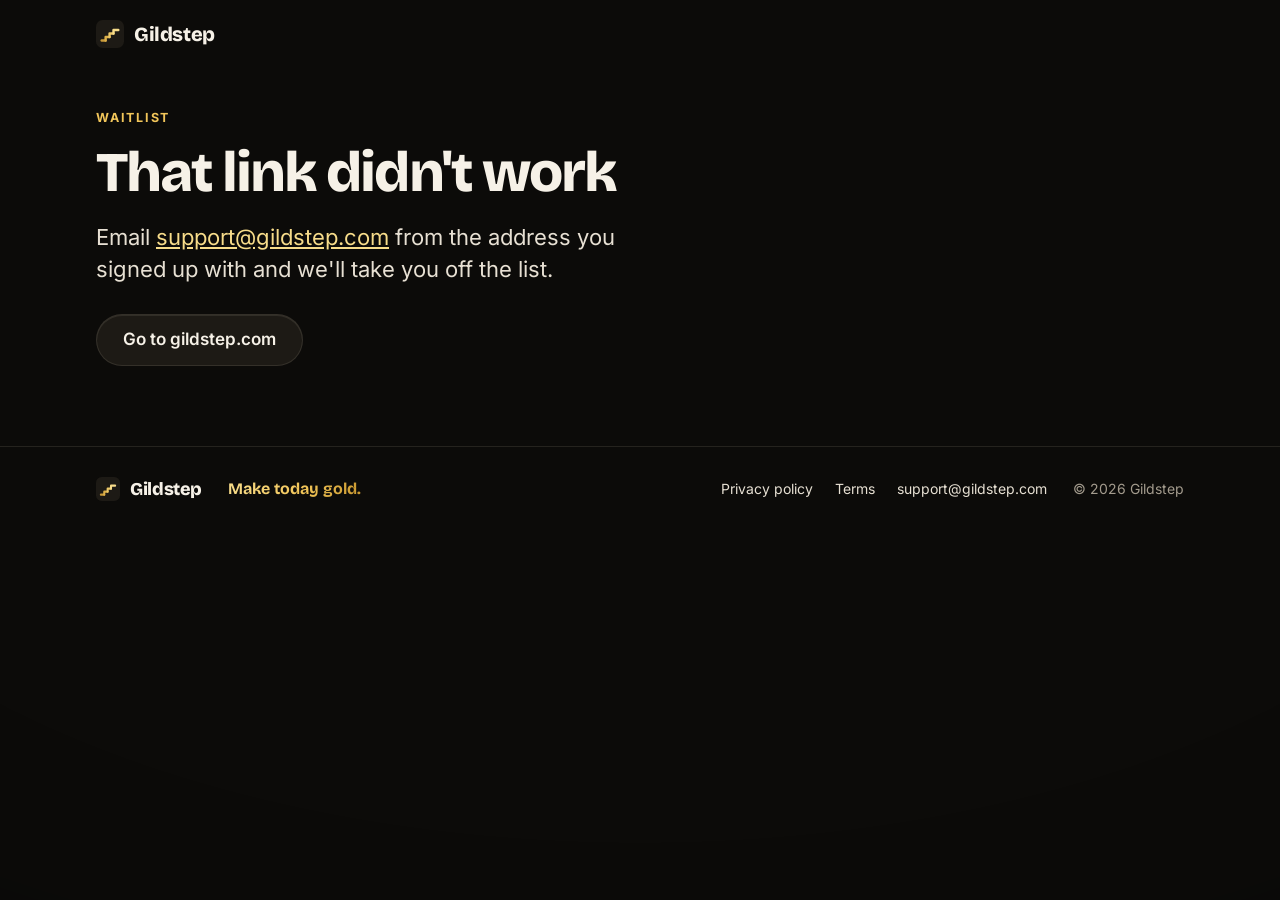
<file: unsubscribe/index.html>
<!doctype html>
<html lang="en">
<head>
<meta charset="utf-8">
<meta name="viewport" content="width=device-width, initial-scale=1, viewport-fit=cover">
<title>Unsubscribe from the Gildstep waitlist</title>
<meta name="robots" content="noindex">
<meta http-equiv="Content-Security-Policy" content="default-src 'self'; script-src 'self'; style-src 'self'; font-src 'self'; img-src 'self' data:; connect-src 'self' https://ggbiohijkmzzqigvxdph.supabase.co; base-uri 'none'; form-action 'none'">
<meta name="referrer" content="no-referrer">
<meta name="theme-color" content="#0C0B09">
<meta name="color-scheme" content="dark">
<link rel="icon" href="/assets/favicon.svg" type="image/svg+xml">
<link rel="apple-touch-icon" href="/assets/apple-touch-icon.png">
<link rel="preload" href="/fonts/bricolage-800.woff2" as="font" type="font/woff2" crossorigin>
<link rel="preload" href="/fonts/inter-400.woff2" as="font" type="font/woff2" crossorigin>
<link rel="stylesheet" href="/styles.css">
<script src="/config.js" defer></script>
<script src="/site.js" defer></script>
</head>
<body data-page="unsubscribe" data-app="Gildstep" data-support="support@gildstep.com" data-scheme="gildstep" data-supabase-url="https://ggbiohijkmzzqigvxdph.supabase.co" data-supabase-key="sb_publishable_Blx6dCkwe_uo34wRgkRmCA_ODXNYuqp">
<header class="wrap top"><a class="brand" href="/" aria-label="Gildstep home"><svg class="mark full" viewBox="0 0 64 64" aria-hidden="true"><rect width="64" height="64" rx="15"/><path class="s1" d="M13 47H22"/><path class="s2" d="M22 47V39H31"/><path class="s3" d="M31 39V31H40"/><path class="s4" d="M40 31V23H51"/></svg><span>Gildstep</span></a></header>
<!-- The link in a waitlist email comes here with the signup's own token
     (?t=...). site.js sends it to the waitlist-unsubscribe function and
     shows one of the three sections below. -->
<main class="wrap" id="unsubscribe" aria-live="polite">
<section class="invite" id="unsub-wait">
<p class="kicker">Waitlist</p>
<h1>One moment</h1>
<p class="lede">Taking you off the list.</p>
</section>
<section class="invite" id="unsub-done" hidden>
<p class="kicker">Waitlist</p>
<h1 tabindex="-1">You're unsubscribed</h1>
<p class="lede">We won't email this address again. Unsubscribed by mistake? Email <a href="mailto:support@gildstep.com">support@gildstep.com</a> and we'll put you back.</p>
<a class="btn secondary" href="/">Go to gildstep.com</a>
</section>
<section class="invite" id="unsub-failed" hidden>
<p class="kicker">Waitlist</p>
<h1 tabindex="-1">That link didn't work</h1>
<p class="lede">Email <a href="mailto:support@gildstep.com">support@gildstep.com</a> from the address you signed up with and we'll take you off the list.</p>
<a class="btn secondary" href="/">Go to gildstep.com</a>
</section>
<noscript><section class="invite"><p class="lede">This page needs JavaScript. Email <a href="mailto:support@gildstep.com">support@gildstep.com</a> and we'll take you off the list.</p></section></noscript>
</main>
<footer class="foot"><div class="wrap">
<a class="brand" href="/" aria-label="Gildstep home"><svg class="mark full" viewBox="0 0 64 64" aria-hidden="true"><rect width="64" height="64" rx="15"/><path class="s1" d="M13 47H22"/><path class="s2" d="M22 47V39H31"/><path class="s3" d="M31 39V31H40"/><path class="s4" d="M40 31V23H51"/></svg><span>Gildstep</span></a>
<p class="signoff">Make today gold.</p>
<nav aria-label="Footer">
<a href="/privacy/">Privacy policy</a><a href="/terms/">Terms</a><a href="mailto:support@gildstep.com">support@gildstep.com</a>
<!-- EDIT: Instagram and TikTok show up here once their URLs are set in /config.js -->
<a data-social="INSTAGRAM_URL" rel="noopener" hidden>Instagram</a><a data-social="TIKTOK_URL" rel="noopener" hidden>TikTok</a>
</nav>
<span class="copyright">© 2026 Gildstep</span>
</div></footer>
</body>
</html>
</file>
<file: styles.css>
/* gildstep.com. The app's own tokens (mobile/src/theme): warm near-black
   surfaces, gold only where something is earned or asked for, ember for
   streaks. Bricolage Grotesque for headings and Inter for everything else,
   as in the app. No inline styles anywhere: the pages' Content Security
   Policy forbids them. */

/* One file per weight, as in the app: no variable fonts (some browsers
   draw those at their thinnest). Cut down to the characters the site uses. */
@font-face { font-family: "Bricolage"; src: url("/fonts/bricolage-800.woff2") format("woff2"); font-weight: 800; font-display: swap; }
@font-face { font-family: "Bricolage"; src: url("/fonts/bricolage-700.woff2") format("woff2"); font-weight: 700; font-display: swap; }
@font-face { font-family: "Inter"; src: url("/fonts/inter-400.woff2") format("woff2"); font-weight: 400; font-display: swap; }
@font-face { font-family: "Inter"; src: url("/fonts/inter-500.woff2") format("woff2"); font-weight: 500; font-display: swap; }
@font-face { font-family: "Inter"; src: url("/fonts/inter-600.woff2") format("woff2"); font-weight: 600; font-display: swap; }
@font-face { font-family: "Inter"; src: url("/fonts/inter-700.woff2") format("woff2"); font-weight: 700; font-display: swap; }

:root {
  --bg: #0c0b09; --s1: #15130f; --s2: #1d1a15; --s3: #25211a; --s4: #2e2920;
  /* Text: headings in --ink, everything you read in --text (a warm
     off-white just under it), and the faded --ink3 only for captions and
     fine print. All pass WCAG AA on every surface here. */
  --ink: #f6f1e7; --text: #e7e0d3; --ink2: #bdb5a6; --ink3: #a39b8d; --quiet: #8f8779;
  --gold: #f2c65a; --gold-l: #f7dc8a; --gold-d: #b8862b; --on-gold: #1a1405;
  --ember: #ff7a2f; --ember-l: #ffb347; --ember-d: #e8331c;
  --ok: #5bd98c; --bad: #ff7a7a;
  --line: rgba(255, 240, 210, 0.1); --line-s: rgba(255, 240, 210, 0.06); --line-x: rgba(255, 240, 210, 0.18);
  /* The app's primary button and its metal. */
  --gold-btn: linear-gradient(180deg, #f3d37a, #e2b444 50%, #c9982f);
  --gold-metal: linear-gradient(135deg, #f7dc8a, #e6b94a 50%, #b8862b);
  /* A card: a shade lighter at the top, a fine highlight on its top edge
     (the app's raised surfaces), and a soft shadow under it. */
  --card: linear-gradient(180deg, #1a1712, #141210);
  --edge: inset 0 1px 0 rgba(255, 244, 220, 0.09);
  --lift: 0 28px 56px -28px rgba(0, 0, 0, 0.8), 0 2px 6px rgba(0, 0, 0, 0.3);
  --out: cubic-bezier(0.23, 1, 0.32, 1); --pop: cubic-bezier(0.34, 1.56, 0.64, 1); --io: cubic-bezier(0.77, 0, 0.175, 1); --move: cubic-bezier(0.65, 0, 0.35, 1);
  --disp: "Bricolage", "Inter", system-ui, sans-serif;
  --body: "Inter", system-ui, -apple-system, "Segoe UI", sans-serif;
  /* One rhythm: every section is padded by this, top and bottom. */
  --sec: clamp(72px, 9vw, 124px);
  color-scheme: dark;
}

*, *::before, *::after { box-sizing: border-box; }
[hidden] { display: none !important; }
html { -webkit-text-size-adjust: 100%; scroll-padding-top: 88px; }
body {
  margin: 0; background: var(--bg); color: var(--text);
  font: 400 17px/1.55 var(--body); -webkit-font-smoothing: antialiased; overflow-x: hidden; overflow-x: clip;
}
/* Depth, on tablets and wider: a gentle shading toward the edges of the
   screen. Still, and it takes no click. The page background itself is one
   flat color with soft gold light over it: no grain or noise anywhere. */
@media (min-width: 768px) {
  body::before {
    content: ""; position: fixed; inset: 0; z-index: 40; pointer-events: none;
    background: radial-gradient(130% 100% at 50% 38%, rgba(0, 0, 0, 0) 55%, rgba(0, 0, 0, 0.0166) 60%, rgba(0, 0, 0, 0.0438) 65%, rgba(0, 0, 0, 0.0773) 70%, rgba(0, 0, 0, 0.1157) 75%, rgba(0, 0, 0, 0.1581) 80%, rgba(0, 0, 0, 0.2041) 85%, rgba(0, 0, 0, 0.2532) 90%, rgba(0, 0, 0, 0.3053) 95%, rgba(0, 0, 0, 0.36) 100%);
  }
}
h1, h2, h3, p, ul, figure { margin: 0; }
ul { padding: 0; list-style: none; }
a { color: var(--gold-l); }
button { font: inherit; color: inherit; }
a:focus-visible, button:focus-visible, input:focus-visible, summary:focus-visible, [tabindex]:focus-visible { outline: 2px solid var(--gold-l); outline-offset: 3px; }
::selection { background: rgba(242, 198, 90, 0.3); }
.sprite { position: absolute; width: 0; height: 0; overflow: hidden; }
.sr { position: absolute; width: 1px; height: 1px; overflow: hidden; clip-path: inset(50%); white-space: nowrap; }
.skip { position: absolute; left: 16px; top: -60px; z-index: 100; padding: 10px 16px; border-radius: 12px; background: var(--gold); color: var(--on-gold); font-weight: 600; text-decoration: none; }
.skip:focus { top: 12px; }
.wrap { width: 100%; max-width: 1160px; margin: 0 auto; padding: 0 20px; }
@media (min-width: 720px) { .wrap { padding: 0 36px; } }

/* The main button follows /config.js: the waitlist, the beta, or the App
   Store. Each spot holds all three; only the one in use shows. */
html:not(.cta-beta):not(.cta-store) [data-mode]:not([data-mode~="waitlist"]) { display: none !important; }
html.cta-beta [data-mode]:not([data-mode~="beta"]) { display: none !important; }
html.cta-store [data-mode]:not([data-mode~="store"]) { display: none !important; }

/* ───────────── Type ───────────── */
h1, h2, h3 { font-family: var(--disp); font-weight: 800; text-wrap: balance; color: var(--ink); }
h2 { font-size: clamp(34px, 4.8vw, 62px); line-height: 1.02; letter-spacing: -0.035em; margin-bottom: 22px; }
.kicker { color: var(--gold); font-weight: 700; font-size: 12.5px; letter-spacing: 0.14em; text-transform: uppercase; margin-bottom: 18px; }
.lede { color: var(--text); font-size: clamp(18px, 2.1vw, 22px); line-height: 1.45; }
.body { color: var(--text); font-size: clamp(17px, 1.4vw, 19px); line-height: 1.55; max-width: 31em; text-wrap: pretty; }
.fine { color: var(--ink3); font-size: 14.5px; line-height: 1.5; max-width: 38em; text-wrap: pretty; }
.center { text-align: center; margin-left: auto; margin-right: auto; }
.gold-text { background: linear-gradient(100deg, #f7dc8a, #f2c65a 55%, #c9982f); -webkit-background-clip: text; background-clip: text; color: transparent; }

/* ───────────── Buttons and the waitlist field ─────────────
   The app's primary button: its gold, with the light catching the top
   edge. The field is the One Thing input from the app: a dark pill with a
   soft gold edge and the gold action inside it. */
.btn {
  display: inline-flex; align-items: center; justify-content: center; min-height: 52px; padding: 0 26px; border: 0; border-radius: 999px;
  background: var(--gold-btn); box-shadow: inset 0 1px 0 rgba(255, 248, 225, 0.55), 0 8px 24px -10px rgba(242, 198, 90, 0.5);
  color: var(--on-gold); font: 600 17px/1 var(--body); text-decoration: none; cursor: pointer; white-space: nowrap;
  transition: transform 0.12s var(--out), filter 0.15s ease;
}
.btn:hover { filter: brightness(1.07); }
.btn:active { transform: scale(0.97); }
.btn[disabled] { opacity: 0.6; cursor: default; }
.btn-sm { min-height: 40px; padding: 0 18px; font-size: 15px; }
.btn-lg { min-height: 56px; padding: 0 34px; align-self: center; }
.btn.secondary { background: var(--s2); box-shadow: var(--edge); color: var(--ink); border: 1px solid var(--line); }
.cta { display: flex; flex-direction: column; gap: 12px; max-width: 480px; position: relative; }
.form { display: flex; flex-direction: column; gap: 10px; }
.form input[type="email"] {
  min-height: 54px; min-width: 0; padding: 0 22px; border-radius: 999px; border: 1.5px solid rgba(233, 185, 73, 0.4);
  background: #0f0d0a; color: var(--ink); font: 400 17px var(--body); box-shadow: 0 0 0 4px rgba(242, 198, 90, 0.07);
}
.form input::placeholder { color: var(--quiet); }
.form input[type="email"]:focus-visible { outline: 0; border-color: var(--gold); }
@media (min-width: 480px) {
  .form { flex-direction: row; gap: 0; padding: 5px; border-radius: 999px; background: #0f0d0a; border: 1.5px solid rgba(233, 185, 73, 0.4); box-shadow: 0 0 0 4px rgba(242, 198, 90, 0.07), 0 18px 50px -18px rgba(242, 198, 90, 0.28); transition: border-color 0.2s ease; }
  .form:focus-within { border-color: var(--gold); }
  .form input[type="email"] { flex: 1; min-height: 46px; border: 0; background: none; box-shadow: none; padding: 0 12px 0 18px; }
  .form .btn { min-height: 46px; padding: 0 22px; }
}
.hp { position: absolute; left: -10000px; width: 1px; height: 1px; overflow: hidden; }
.note { color: var(--ink3); font-size: 14px; }
.note.gap { margin-bottom: 22px; }
.msg { font-size: 15px; }
.msg:empty { display: none; }
/* A signup that failed: said beside the form in plain words, with an ember
   mark, and the field's edge turns ember until the email is edited. */
.msg.err { display: flex; align-items: flex-start; justify-content: center; gap: 9px; color: var(--text); text-align: left; }
.msg.err::before { content: "!"; flex: none; display: grid; place-items: center; width: 20px; height: 20px; margin-top: 1.5px; border-radius: 50%; background: rgba(255, 122, 47, 0.16); border: 1px solid rgba(255, 150, 70, 0.65); color: var(--ember-l); font: 700 12px/1 var(--body); }
.msg.err::before { content: "!" / ""; }
.invite .msg.err { justify-content: flex-start; }
.invite .msg.done { align-self: flex-start; }
.form.bad input[type="email"] { border-color: rgba(255, 138, 60, 0.8); }
@media (min-width: 480px) {
  .form.bad, .form.bad:focus-within { border-color: rgba(255, 138, 60, 0.8); }
  .form.bad input[type="email"] { border-color: transparent; }
}
/* Joined: the form gives way to this, a gold check and "You're on the
   list", for the rest of the visit. */
.msg.done { align-self: center; display: inline-flex; align-items: center; gap: 10px; min-height: 48px; padding: 0 20px 0 14px; border-radius: 999px; background: #0f0d0a; border: 1px solid rgba(242, 198, 90, 0.3); box-shadow: var(--edge); color: var(--ink); font-weight: 600; font-size: 16px; line-height: 1.2; }
.msg.done svg { flex: none; width: 24px; height: 24px; padding: 5px; border-radius: 50%; background: rgba(242, 198, 90, 0.14); border: 1px solid rgba(242, 198, 90, 0.4); fill: var(--gold); }
/* Focus lands here when the card closes. It is a status, not a control,
   so it takes no focus ring. */
.msg.done:focus { outline: 0; }

/* ───────────── "You're on the list" ─────────────
   The thank-you card that opens over the dimmed page after a signup
   (site.js builds it). The dialog is the dimmed layer, so a tap anywhere
   outside the card lands on it and closes it. */
.thanks { position: fixed; inset: 0; width: 100%; height: 100%; max-width: none; max-height: none; margin: 0; padding: 20px 16px; border: 0; background: rgba(6, 5, 4, 0.76); color: var(--text); overflow: hidden; }
.thanks[open] { display: grid; place-items: center; }
.thanks::backdrop { background: none; }
.thanks-card {
  position: relative; width: 100%; max-width: 380px; padding: 36px 28px 28px; border-radius: 28px; text-align: center; overflow: hidden;
  background: radial-gradient(120% 70% at 50% 0%, rgba(242, 198, 90, 0.13), rgba(242, 198, 90, 0.1) 14%, rgba(242, 198, 90, 0.072) 28%, rgba(242, 198, 90, 0.048) 42%, rgba(242, 198, 90, 0.028) 56%, rgba(242, 198, 90, 0.013) 70%, rgba(242, 198, 90, 0.004) 85%, rgba(242, 198, 90, 0) 100%), var(--card);
  border: 1px solid rgba(242, 198, 90, 0.26); box-shadow: var(--edge), 0 40px 90px -30px #000, 0 0 70px -24px rgba(242, 198, 90, 0.3);
}
/* The gold accent: a fine line of light along the card's top edge. */
.thanks-card::before { content: ""; position: absolute; left: 14%; right: 14%; top: 0; height: 1px; background: linear-gradient(90deg, rgba(247, 220, 138, 0), rgba(247, 220, 138, 0.85) 50%, rgba(247, 220, 138, 0)); }
.thanks .thanks-mark { display: block; width: 60px; height: 60px; margin: 0 auto 22px; border-radius: 14px; box-shadow: 0 0 0 1px rgba(242, 198, 90, 0.34), 0 14px 30px -12px rgba(242, 198, 90, 0.5); }
.thanks .thanks-mark rect { fill: #0f0d0a; }
.thanks h2 { font-size: 30px; line-height: 1.05; letter-spacing: -0.03em; margin-bottom: 10px; }
.thanks p { max-width: 17em; margin: 0 auto 26px; font-size: 16.5px; line-height: 1.5; color: var(--text); text-wrap: balance; }
.thanks .btn { width: 100%; }
@media (max-width: 359px) { .thanks-card { padding: 30px 20px 22px; } .thanks h2 { font-size: 27px; } }
/* A phone on its side: the card drops the mark so it still fits. */
@media (max-height: 420px) {
  .thanks-card { padding: 22px 24px 20px; }
  .thanks .thanks-mark { display: none; }
  .thanks p { margin-bottom: 18px; }
}
/* It fades in and rises a little, and the mark's four steps gild one after
   another. With Reduce Motion it is simply there. */
@media (prefers-reduced-motion: no-preference) {
  .thanks[open] { animation: thanks-dim 0.28s ease both; }
  .thanks[open] .thanks-card { animation: thanks-in 0.5s var(--out) both; }
  .thanks[open] .thanks-mark path { animation: thanks-gild 0.5s ease both; }
  .thanks[open] .thanks-mark .s1 { animation-delay: 0.18s; } .thanks[open] .thanks-mark .s2 { animation-delay: 0.3s; } .thanks[open] .thanks-mark .s3 { animation-delay: 0.42s; } .thanks[open] .thanks-mark .s4 { animation-delay: 0.54s; }
  .thanks.closing[open] { animation: thanks-out 0.17s ease both; }
  .thanks.closing[open] .thanks-card { animation: none; }
}
@keyframes thanks-dim { from { background-color: rgba(6, 5, 4, 0); } }
@keyframes thanks-in { from { opacity: 0; transform: translateY(16px) scale(0.985); } }
@keyframes thanks-gild { from { stroke: #5c4d2b; } }
@keyframes thanks-out { to { opacity: 0; } }
.badge { align-self: center; display: inline-block; border-radius: 10px; }
.badge img { display: block; height: 60px; width: auto; }

/* ───────────── The mark: four steps, gilded one at a time ─────────────
   The logo is the page's progress. Each step you reach turns gold, in the
   corner and beside each step's label; the last one turns when the goal
   is finished. */
.mark { width: 28px; height: 28px; flex: none; }
.mark rect { fill: var(--s2); }
.mark path { fill: none; stroke-width: 5.5; stroke-linecap: round; stroke-linejoin: round; transition: stroke 0.7s var(--out); }
.mark .s1 { stroke: #c99a3a; } .mark .s2 { stroke: #dcb04a; } .mark .s3 { stroke: #ecc869; } .mark .s4 { stroke: #f7dc8a; }
.climbing .mark:not(.full) path:not(.lit) { stroke: #5c4d2b; }
.mark.sm { width: 28px; height: 28px; }
.step { display: flex; align-items: center; gap: 10px; font-weight: 400; font-size: 15px; color: var(--text); }
.step b { font-weight: 700; color: var(--gold); }

/* ───────────── Navigation: the app's floating capsule ───────────── */
.brand { display: inline-flex; align-items: center; gap: 10px; color: var(--ink); text-decoration: none; font: 800 20px/1 var(--disp); letter-spacing: -0.02em; }
.nav {
  position: fixed; top: 14px; left: 50%; transform: translateX(-50%); z-index: 60; display: flex; align-items: center; justify-content: space-between; gap: 6px;
  width: max-content; max-width: calc(100% - 24px); padding: 6px 6px 6px 10px; border-radius: 999px;
  background: rgba(21, 19, 15, 0.86); -webkit-backdrop-filter: blur(18px) saturate(1.3); backdrop-filter: blur(18px) saturate(1.3);
  border: 1px solid var(--line); box-shadow: 0 12px 40px rgba(0, 0, 0, 0.45), inset 0 1px 0 rgba(255, 244, 220, 0.08);
}
.nav-links { display: none; align-items: center; gap: 2px; margin: 0 10px 0 18px; }
.nav-links a { padding: 9px 13px; border-radius: 999px; color: var(--ink2); text-decoration: none; font-weight: 400; font-size: 15px; transition: color 0.18s ease, background-color 0.18s ease; }
.nav-links a:hover, .nav-links a.on { color: var(--ink); }
.nav-links a.on { background: rgba(255, 240, 210, 0.07); }
.nav .btn { box-shadow: inset 0 1px 0 rgba(255, 248, 225, 0.55); }
@media (max-width: 899px) { .nav { width: calc(100% - 24px); } }
/* a phone: a solid capsule, so nothing shows through it blurred */
@media (max-width: 767px) { .nav { background: #15130f; -webkit-backdrop-filter: none; backdrop-filter: none; } }
@media (min-width: 900px) { .nav-links { display: flex; } }

/* ───────────── The iPhone and the app inside it ─────────────
   Everything in a phone is drawn at the app's real size (393 × 852 points
   in a 421 × 880 device) and scaled as one piece, so the screens stay true
   to the app at any width. --pw is the phone's width in pixels. Every size,
   color and weight below is the app's own (mobile/src): its spacing classes
   resolve at 14 px per rem on the phone, which is where 10.5 and 3.5 come
   from. Inside a screen, gold is the app's token gold (--g). */
.phone { --pw: 300; position: relative; flex: none; width: calc(var(--pw) * 1px); aspect-ratio: 421 / 880; }
.device {
  position: absolute; top: 0; left: 0; width: 421px; height: 880px; transform-origin: 0 0; transform: scale(calc(var(--pw) / 421)); border-radius: 70px;
  background: linear-gradient(145deg, #6a6250, #26221a 26%, #100e0b 60%, #453e2e);
  box-shadow: inset 0 0 0 1.5px rgba(255, 240, 210, 0.2), 0 0 0 1px #000, 0 50px 110px rgba(0, 0, 0, 0.6), 0 18px 36px rgba(0, 0, 0, 0.45);
}
.device::before, .device::after { content: ""; position: absolute; width: 3.5px; background: #2a251c; }
.device::before { left: -3.5px; top: 176px; height: 36px; border-radius: 2px 0 0 2px; box-shadow: 0 70px 0 #2a251c, 0 122px 0 #2a251c; }
.device::after { right: -3.5px; top: 262px; height: 104px; border-radius: 0 2px 2px 0; }
.screen { position: absolute; inset: 14px; border-radius: 56px; overflow: hidden; background: var(--bg); box-shadow: 0 0 0 5px #000; }
.island { position: absolute; top: 25px; left: 50%; width: 126px; height: 37px; margin-left: -63px; border-radius: 20px; background: #000; }
.shot-img { position: absolute; inset: 0; width: 100%; height: 100%; object-fit: cover; }

.m { --tint: #e8834a; --g: #e6b94a; font: 400 15px/20px var(--body); color: #f6f1e7; text-align: left; }
.m svg { flex: none; display: block; }
.m b { font-weight: 600; }
.m small { display: block; }
.m i { font-style: normal; }
.m-sb { position: relative; height: 59px; display: flex; align-items: center; justify-content: space-between; padding: 6px 30px 0 46px; font: 600 17px/1 -apple-system, "SF Pro Text", system-ui, "Segoe UI", sans-serif; letter-spacing: -0.02em; }
.m-sb svg { width: 56px; height: 14px; fill: currentColor; }
.m-between { display: flex; align-items: baseline; justify-content: space-between; gap: 10.5px; }
.m-between.mid { align-items: center; }
.m-meta { font: 400 13px/16px var(--body); color: #9e9688; white-space: nowrap; font-variant-numeric: tabular-nums; }
.m-caps { font: 700 11.5px/15px var(--body); letter-spacing: 1.4px; text-transform: uppercase; color: #9e9688; }
.m-caps.lg { font-size: 14px; line-height: 18px; letter-spacing: 1.1px; }
.m-cat { display: grid; place-items: center; border-radius: 10px; background: rgba(232, 131, 74, 0.16); border: 1px solid rgba(232, 131, 74, 0.22); color: #e8834a; flex: none; }
.m-cat.learn { background: rgba(91, 141, 239, 0.16); border-color: rgba(91, 141, 239, 0.22); color: #5b8def; }
.m-cat.s36 { width: 36px; height: 36px; } .m-cat.s36 svg { width: 20px; height: 20px; }
.m-cat.s32 { width: 32px; height: 32px; } .m-cat.s32 svg { width: 18px; height: 18px; }
.m-cat.s26 { width: 26px; height: 26px; } .m-cat.s26 svg { width: 14px; height: 14px; }

/* the stats bar (TopStatsBar, at rest): the ring is the rank's metal,
   silver at level 6 */
.m-top { position: relative; display: flex; align-items: center; gap: 10.5px; height: 80px; padding: 6px 16px 10px; border-bottom: 0.5px solid rgba(255, 240, 210, 0.1); }
.m-av { position: relative; display: grid; place-items: center; width: 44px; height: 44px; border-radius: 50%; background: linear-gradient(135deg, #f2f6fa, #b9c4d1 50%, #7a8696); flex: none; }
.m-av::before { content: ""; position: absolute; inset: 2.2px; border-radius: 50%; background: var(--bg); }
.m-av i { position: relative; display: grid; place-items: center; width: 35.6px; height: 35.6px; border-radius: 50%; background: linear-gradient(135deg, #f2f6fa, #b9c4d1 50%, #7a8696); font: 700 14.24px/17px var(--disp); letter-spacing: -0.2px; color: #0c0b09; }
.m-lv { flex: 1; min-width: 0; display: grid; gap: 5.25px; }
.m-lv p:first-child { display: flex; align-items: baseline; gap: 5.25px; }
.m-lv p:first-child b { font: 700 18px/23px var(--disp); letter-spacing: -0.2px; color: var(--g); }
.m-lv p:first-child span { font: 500 12px/16px var(--body); color: #c3cdd9; }
.m-xp { display: block; height: 5px; border-radius: 5px; background: rgba(230, 185, 74, 0.16); overflow: hidden; }
.m-xp i { display: block; width: 60%; height: 100%; border-radius: 99px; background: var(--g); }
.m-xpn { font: 400 12px/16px var(--body); color: #9e9688; font-variant-numeric: tabular-nums; }
.m-xpn b { font-weight: 600; color: #bdb5a6; }
.m-streak { text-align: right; font: 400 12px/16px var(--body); color: #9e9688; }
.m-streak p:first-child { display: flex; align-items: center; justify-content: flex-end; gap: 5.25px; }
.m-streak b { font: 700 22px/26px var(--disp); letter-spacing: -0.4px; color: #f6f1e7; font-variant-numeric: tabular-nums; }
.m-fl { position: relative; width: 22px; height: 22px; }
.m-fl::before { content: ""; position: absolute; inset: -22px; border-radius: 50%; background: radial-gradient(closest-side, rgba(255, 138, 61, 0.28), rgba(255, 138, 61, 0.144) 30%, rgba(255, 138, 61, 0.048) 60%, rgba(255, 138, 61, 0)); }
.m-fl svg { position: relative; width: 22px; height: 22px; }
.m-bell { display: grid; place-items: center; width: 32px; height: 32px; }
.m-bell svg { width: 24px; height: 24px; }

/* Today */
.m-today::before { content: ""; position: absolute; inset: 0 0 auto; height: 420px; background: linear-gradient(rgba(230, 185, 74, 0.07), rgba(230, 185, 74, 0)); }
.m-body { position: relative; padding: 20px 16px 0; }
/* The app's tab bar (mobile/src/components/FloatingTabBar.tsx, icons from
   tabIcons.tsx): a capsule floating over the screen's last 120 points, 12
   in from the sides and 12 above the home indicator. It shows where the
   phone is shown whole; the cropped hero ends above it. */
.m-tabs { position: absolute; left: 0; right: 0; bottom: 0; height: 120px; background: linear-gradient(rgba(12, 11, 9, 0), rgba(12, 11, 9, 0.9) 55%, #0c0b09); }
.m-tabbar { position: absolute; left: 12px; right: 12px; bottom: 46px; height: 68px; display: flex; align-items: flex-start; padding: 6px; border-radius: 26px; background: rgba(24, 21, 15, 0.94); border: 1px solid #332c20; box-shadow: 0 14px 22px rgba(0, 0, 0, 0.55); }
.m-tabbar span { flex: 1; height: 56px; display: flex; flex-direction: column; align-items: center; justify-content: center; gap: 3px; border-radius: 20px; font: 600 10.5px/13px var(--body); letter-spacing: 0.105px; color: #7e7566; }
.m-tabbar svg { width: 24px; height: 24px; fill: none; stroke: #8a8172; stroke-width: 1.9; stroke-linecap: round; stroke-linejoin: round; }
.m-tabbar .on { background: rgba(242, 198, 90, 0.14); box-shadow: inset 0 0 0 1px rgba(242, 198, 90, 0.3); font-weight: 700; color: #f2c65a; }
.m-tabbar .on svg { stroke: #f2c65a; stroke-width: 2; }
.m-tabbar .on .f { stroke: none; }
.m-home { position: absolute; left: 50%; bottom: 8px; width: 139px; height: 5px; margin-left: -69.5px; border-radius: 3px; background: #f6f1e7; }
.m-greet { display: grid; gap: 1.75px; padding: 0 1.75px; }
.m-date { font: 500 14px/19px var(--body); color: #9e9688; }
.m-hello { font: 700 26px/31px var(--disp); letter-spacing: -0.5px; }
.m-otwrap { position: relative; margin-top: 17.5px; }
.m-otwrap::before { content: ""; position: absolute; left: 0; right: 0; top: -140px; bottom: -140px; background: radial-gradient(circle closest-side, rgba(230, 185, 74, 0.16), rgba(230, 185, 74, 0.048) 60%, rgba(230, 185, 74, 0)); pointer-events: none; }

/* Today's One Thing: the app's card (OneThingCard). A gold border at
   rest, and a bright dash that travels the border itself: 2.2 s round,
   1.5 s dark. Each rect is the card's own outline, measured as 100 units
   round, so the same keyframes fit any size. Plain pixel values on
   purpose: Chrome won't animate between a number and a calc(), and then
   nothing moves. */
.ot { position: relative; display: grid; gap: 14px; padding: 18px; border-radius: 26px; border: 1.5px solid rgba(233, 185, 73, 0.7); background: radial-gradient(circle closest-side at 22% 50%, rgba(242, 198, 90, 0.2), rgba(242, 198, 90, 0)), linear-gradient(129deg, #2b2210, #1a160e 45%, #15130f); font: 400 15px/20px var(--body); color: #f6f1e7; text-align: left; }
.ot svg { flex: none; display: block; }
.ot-shine { position: absolute; top: -0.75px; left: -0.75px; width: calc(100% + 1.5px); height: calc(100% + 1.5px); overflow: visible; pointer-events: none; }
.ot-shine rect { fill: none; stroke-linecap: round; stroke-dasharray: 25 75; stroke-dashoffset: 0; opacity: 0; }
.ot-shine .s-wide { stroke: rgba(255, 226, 150, 0.6); stroke-width: 14; }
.ot-shine .s-glow { stroke: rgba(255, 226, 150, 0.6); stroke-width: 8; }
.ot-shine .s-edge { stroke: #f2c65a; stroke-width: 2; }
.ot-shine .s-mid { stroke: #f2c65a; stroke-width: 2; stroke-dasharray: 15 85; }
.ot-shine .s-core { stroke: #fff3cf; stroke-width: 2; stroke-dasharray: 7 93; }
.live .ot-shine rect { animation: shine-a 3.7s cubic-bezier(0.65, 0, 0.35, 1) infinite, shine-lit 3.7s linear infinite; }
.live .ot-shine .s-wide { animation-name: shine-a, shine-lit-wide; }
.live .ot-shine .s-glow { animation-name: shine-a, shine-lit-soft; }
.live .ot-shine .s-mid { animation-name: shine-b, shine-lit; }
.live .ot-shine .s-core { animation-name: shine-c, shine-lit; }
@keyframes shine-a { 0% { stroke-dashoffset: 0px; } 59.5%, 100% { stroke-dashoffset: -100px; } }
@keyframes shine-b { 0% { stroke-dashoffset: -5px; } 59.5%, 100% { stroke-dashoffset: -105px; } }
@keyframes shine-c { 0% { stroke-dashoffset: -9px; } 59.5%, 100% { stroke-dashoffset: -109px; } }
@keyframes shine-lit { 0% { opacity: 0; } 8%, 51% { opacity: 1; } 59.5%, 100% { opacity: 0; } }
@keyframes shine-lit-soft { 0% { opacity: 0; } 8%, 51% { opacity: 0.5; } 59.5%, 100% { opacity: 0; } }
@keyframes shine-lit-wide { 0% { opacity: 0; } 8%, 51% { opacity: 0.25; } 59.5%, 100% { opacity: 0; } }
.ot-head { display: flex; align-items: center; gap: 10px; }
.ot-head b { flex: 1; font: 700 12px/16px var(--body); letter-spacing: 1.68px; text-transform: uppercase; color: #e6b94a; }
.ot-coin { display: grid; place-items: center; width: 26px; height: 26px; border-radius: 50%; background: var(--gold-metal); color: #1a1408; flex: none; }
.ot-coin svg { width: 15px; height: 15px; }
.ot-set { font: 400 12px/16px var(--body); color: #8a8172; white-space: nowrap; }
.ot-main { display: flex; align-items: center; gap: 14px; }
.ot-left { flex: 1; min-width: 0; display: grid; gap: 10px; justify-items: start; }
.ot-text { font: 800 26px/30px var(--disp); letter-spacing: -0.4px; color: #f4efe6; }
.ot-chip { display: inline-flex; align-items: center; gap: 6px; max-width: 100%; height: 30px; padding: 0 12px; border-radius: 15px; background: rgba(255, 255, 255, 0.06); border: 1px solid #2e2820; font: 400 13px/17px var(--body); }
.ot-chip em { font-style: normal; color: #8a8172; }
.ot-chip b { min-width: 0; font-weight: 600; color: #f6f1e7; white-space: nowrap; overflow: hidden; text-overflow: ellipsis; }
.ot-chip svg { width: 11px; height: 11px; color: #8a8172; }
.ot-circle { position: relative; display: grid; place-items: center; width: 76px; height: 76px; border-radius: 50%; background: rgba(242, 198, 90, 0.1); flex: none; }
.ot-circle::before { content: ""; position: absolute; inset: 6px; border-radius: 50%; border: 2.5px solid rgba(230, 185, 74, 0.45); }
.ot-ring { position: absolute; inset: 6px; width: 64px; height: 64px; transform: rotate(-90deg); }
.ot-ring .arc { fill: none; stroke: #e6b94a; stroke-width: 2.5; stroke-linecap: round; stroke-dasharray: 100; stroke-dashoffset: 100; }
.ot-idle { width: 28px; height: 28px; color: #e6b94a; transition: opacity 0.24s var(--out); }
.ot-fill { position: absolute; inset: 6px; display: grid; place-items: center; border-radius: 50%; background: #e6b94a; color: #0c0b09; opacity: 0; transform: scale(0.7); transition: opacity 0.24s var(--out), transform 0.24s var(--out); }
.ot-fill svg { width: 30.7px; height: 30.7px; }
.ot-burst { position: absolute; inset: 6px; pointer-events: none; }
.ot-burst::before { content: ""; position: absolute; inset: 0; border-radius: 50%; border: 2px solid var(--ember); opacity: 0; }
.ot-burst i { position: absolute; left: 50%; top: 50%; width: var(--s, 5px); height: var(--s, 5px); margin: calc(var(--s, 5px) / -2); border-radius: 50%; background: var(--ember); opacity: 0; --d: 46px; }
.ot-burst i:nth-child(3n + 1) { background: var(--ember-l); --s: 4px; --d: 36px; }
.ot-burst i:nth-child(3n + 2) { --s: 5.6px; --d: 46px; }
.ot-burst i:nth-child(3n) { background: var(--ember-d); --s: 7.2px; --d: 55px; }
.ot-burst i:nth-child(1) { --a: 0deg; } .ot-burst i:nth-child(2) { --a: 56deg; } .ot-burst i:nth-child(3) { --a: 72deg; } .ot-burst i:nth-child(4) { --a: 128deg; } .ot-burst i:nth-child(5) { --a: 144deg; }
.ot-burst i:nth-child(6) { --a: 200deg; } .ot-burst i:nth-child(7) { --a: 216deg; } .ot-burst i:nth-child(8) { --a: 272deg; } .ot-burst i:nth-child(9) { --a: 288deg; } .ot-burst i:nth-child(10) { --a: 344deg; }
.ot-xp { position: absolute; top: -8px; right: -6px; font: 700 16px/20px var(--disp); color: #e6b94a; white-space: nowrap; opacity: 0; pointer-events: none; }
.ot-label { display: flex; align-items: center; min-height: 24px; font: 400 13px/17px var(--body); color: #8a8172; }
.ot-label .l-done { display: none; }
/* charging, then done (the app's CheckMotion) */
.ot.charging .ot-ring .arc { stroke-dashoffset: 0; transition: stroke-dashoffset 0.38s var(--io); }
.ot.done .ot-ring .arc { stroke-dashoffset: 0; }
.ot.done .ot-fill { opacity: 1; transform: none; }
.ot.done .ot-idle { opacity: 0; }
.ot.done .l-open { display: none; } .ot.done .l-done { display: inline; }
.ot.pop .ot-fill { animation: pop 0.6s var(--out); }
.ot.pop .ot-burst::before { animation: ember-ring 0.65s var(--out); }
.ot.pop .ot-burst i { animation: spark 0.65s var(--out); }
.ot.pop .ot-xp { animation: xp-float 1.1s var(--out); }
@keyframes pop { 0% { transform: scale(0.7); } 22% { transform: scale(1.18); } 55% { transform: scale(0.96); } 100% { transform: none; } }
@keyframes ember-ring { 0% { opacity: 0.8; transform: scale(0.6); } 100% { opacity: 0; transform: scale(1.9); } }
@keyframes spark { 0% { opacity: 1; transform: rotate(var(--a)) translateX(0) scale(1); } 100% { opacity: 0; transform: rotate(var(--a)) translateX(var(--d)) scale(0.4); } }
/* --xr is how far "+20 XP" may rise: site.js measures the room between the
   circle and the "Set 6:40 AM" above it, so the two never cross (a one-line
   title leaves less room than a two-line one). */
@keyframes xp-float { 0% { opacity: 0; transform: translateY(calc(var(--xr, 7px) * -0.125)); } 45% { opacity: 1; transform: translateY(calc(var(--xr, 7px) * -0.56)); } 100% { opacity: 0; transform: translateY(calc(var(--xr, 7px) * -1)); } }

/* the rest of Today: the focus card and the day's check-ins (no borders,
   as in the app) */
.m-focus { position: relative; display: flex; align-items: center; gap: 10.5px; margin-top: 28px; padding: 14px; border-radius: 14px; background: #15130f; }
.m-focus > svg { width: 20px; height: 20px; color: var(--g); }
.m-focus div { flex: 1; min-width: 0; display: grid; gap: 1.75px; }
.m-focus b { font: 700 18px/23px var(--disp); letter-spacing: -0.2px; }
.m-focus small { font: 400 14px/19px var(--body); color: #bdb5a6; }
.m-start { display: grid; place-items: center; height: 40px; padding: 0 14px; border-radius: 12px; background: var(--gold-btn); box-shadow: inset 0 1px 0 rgba(255, 248, 225, 0.55); font: 600 14px/20px var(--body); color: #1a1405; }
.m-sech { position: relative; display: flex; align-items: baseline; justify-content: space-between; margin-top: 14px; padding: 0 2px; }
.m-sech b { font: 700 17px/22px var(--disp); letter-spacing: -0.2px; }
.m-sech span { font: 400 12px/16px var(--body); color: #9e9688; }
.m-row { position: relative; display: flex; align-items: center; gap: 10.5px; margin-top: 7px; padding: 10.5px; border-radius: 14px; background: #15130f; }
.m-sech + .m-row { margin-top: 10.5px; }
.m-row > div { flex: 1; min-width: 0; display: grid; gap: 3.5px; }
.m-row b { font: 600 15px/20px var(--body); }
.m-row.done b { color: #bdb5a6; }
.m-row small { font: 400 12px/16px var(--body); color: #9e9688; }
.m-row small.ok { font-weight: 500; color: #5bd98c; }
.m-metric { display: flex; align-items: center; gap: 7px; font: 600 12px/16px var(--body); color: #bdb5a6; }
.m-metric > i { width: 56px; height: 4px; border-radius: 4px; background: rgba(232, 131, 74, 0.16); }
.m-metric > i i { display: block; width: 64%; height: 100%; border-radius: 4px; background: var(--tint); }
.m-add { display: flex; align-items: center; gap: 3.5px; font: 500 12px/16px var(--body); color: #bdb5a6; }
.m-add svg { width: 13px; height: 13px; }
.m-chk { display: grid; place-items: center; width: 44px; height: 44px; border-radius: 50%; border: 2.5px solid rgba(232, 131, 74, 0.45); color: #0c0b09; flex: none; }
.m-chk.learn { border-color: rgba(91, 141, 239, 0.45); }
.m-chk.on { border-color: #5b8def; background: rgba(91, 141, 239, 0.7); }
.m-chk svg { width: 21px; height: 21px; }

/* a goal's Plan (GoalHeader, GoalTabBar, PlanTab) */
.m-goal::before { content: ""; position: absolute; inset: 0 0 auto; height: 420px; background: linear-gradient(rgba(232, 131, 74, 0.07), rgba(232, 131, 74, 0)); }
.m-goal .m-sb, .m-ghead, .m-gtabs { position: relative; background: var(--bg); }
.m-ghead { display: flex; align-items: center; gap: 8.75px; padding: 7px 14px 8.75px 7px; }
.m-backb { display: grid; place-items: center; min-width: 32px; height: 44px; color: #bdb5a6; }
.m-backb svg { width: 20px; height: 20px; }
.m-ghead > b { flex: 1; margin-left: 1.75px; font: 700 17px/22px var(--disp); }
.m-more { display: grid; place-items: center; width: 36px; height: 36px; border-radius: 50%; background: #25211a; }
.m-more svg { width: 20px; height: 20px; }
.m-gtabs { display: flex; border-bottom: 1px solid rgba(255, 240, 210, 0.06); }
.m-gtabs span { position: relative; flex: 1; display: grid; place-items: center; height: 45.5px; font: 600 15px/20px var(--body); color: #9e9688; }
.m-gtabs .on { color: #f6f1e7; }
.m-gtabs .on::after { content: ""; position: absolute; left: 28px; right: 28px; bottom: -1px; height: 2px; border-radius: 1px; background: var(--tint); }
.m-plan { position: relative; display: grid; gap: 28px; padding: 16px 16px 0; }
.m-ov, .m-fo { display: grid; gap: 7px; padding: 0 3.5px; }
.m-t24 { font: 800 24px/29px var(--disp); }
.m-t20 { display: flex; align-items: center; min-height: 38.5px; font: 800 20px/25px var(--disp); }
.m-time { position: relative; display: block; height: 12px; }
.m-time::before { content: ""; position: absolute; left: 0; right: 0; top: 2px; height: 8px; border-radius: 4px; background: rgba(232, 131, 74, 0.14); }
.m-time i { position: absolute; left: 0; top: 2px; width: 53.3%; height: 8px; border-radius: 4px; background: var(--tint); }
.m-time b { position: absolute; top: 0; left: 33.7%; width: 2px; height: 12px; margin-left: -1px; border-radius: 1px; background: rgba(246, 241, 231, 0.35); }
.m-time b + b { left: 66.3%; }
.m-sub { font: 400 12.5px/15px var(--body); color: #9e9688; }
.m-kcard { background: #15130f; border: 1px solid rgba(255, 240, 210, 0.1); border-radius: 18px; }
.m-grow { display: flex; align-items: center; gap: 10.5px; min-height: 49px; padding: 8.75px 12.25px; }
.m-tile { display: grid; place-items: center; width: 32px; height: 32px; border-radius: 10px; background: rgba(232, 131, 74, 0.18); color: var(--tint); flex: none; }
.m-tile svg { width: 18px; height: 18px; }
.m-grow div { flex: 1; display: grid; gap: 1.75px; }
.m-grow b { font: 600 15.5px/19px var(--body); }
.m-grow small { font: 400 12.5px/15px var(--body); color: #9e9688; }
.m-chev { width: 16px; height: 16px; color: #5e584d; }
.m-wk { display: grid; gap: 10.5px; }
.m-wk > .m-between { padding: 0 3.5px; }
/* (the 20-point row above the target is where the app shows "Saved") */
.m-target { display: grid; gap: 3.5px; margin: 30.5px 3.5px 0; padding: 3.5px 0 3.5px 10.5px; border-left: 2px solid rgba(232, 131, 74, 0.9); }
.m-target p:last-child { font: 600 15.5px/21px var(--body); }
.m-steps { margin: 0 3px; padding: 0 16px; overflow: hidden; }
.m-steps-h { display: grid; gap: 10px; padding: 14px 0 12px; }
.m-bar { display: block; height: 4px; border-radius: 4px; background: rgba(232, 131, 74, 0.16); }
.m-bar i { display: block; width: 0; height: 100%; border-radius: 4px; background: var(--tint); }
.m-step { display: flex; align-items: center; gap: 12px; min-height: 52px; border-top: 0.5px solid #2a251b; font: 400 15px/20px var(--body); }
.m-step span { flex: 1; }
.m-box { width: 24px; height: 24px; border-radius: 7px; border: 2px solid rgba(232, 131, 74, 0.6); flex: none; }
.m-grip { width: 20px; height: 20px; color: #5e584d; }

/* Progress, Overview (SegmentPager, FocusGoalCard, ProgressChart) */
.m-band { position: relative; padding: 10px 16px; border-bottom: 0.5px solid rgba(255, 240, 210, 0.1); }
.m-seg2 { display: flex; min-height: 45px; padding: 4px; border-radius: 999px; background: #15130f; border: 1px solid rgba(255, 240, 210, 0.1); }
.m-seg2 span { flex: 1; display: grid; place-items: center; border-radius: 999px; font: 600 14px/19px var(--body); color: #9e9688; }
.m-seg2 .on { background: #25211a; color: #f6f1e7; }
.m-fcard { display: grid; gap: 16px; padding: 18px; border-radius: 22px; background: #15130f; border: 1px solid rgba(255, 240, 210, 0.1); }
.m-flabel { display: flex; align-items: center; gap: 8.75px; color: var(--tint); }
.m-flabel b { font: 700 11.5px/15px var(--body); letter-spacing: 1.4px; text-transform: uppercase; }
.m-flabel > svg { width: 13px; height: 13px; }
.m-t23 { font: 800 23px/28px var(--disp); letter-spacing: -0.4px; }
.m-best { display: flex; align-items: center; gap: 14px; }
.m-ring { position: relative; display: grid; place-items: center; width: 72px; height: 72px; flex: none; }
.m-ring svg { position: absolute; inset: 0; width: 100%; height: 100%; transform: rotate(-90deg); }
.m-ring circle { fill: none; stroke: rgba(232, 131, 74, 0.16); stroke-width: 6; }
.m-ring .v { stroke: var(--tint); stroke-linecap: round; stroke-dasharray: 64 100; }
.m-ring > b { position: relative; font: 800 17px/1 var(--disp); font-variant-numeric: tabular-nums; }
.m-best > div { flex: 1; min-width: 0; display: grid; gap: 3.5px; }
.m-best small { font: 400 12.5px/16px var(--body); color: #9e9688; }
.m-best p:nth-child(2) { display: flex; align-items: baseline; gap: 7px; }
.m-best p:nth-child(2) b { font: 800 32px/36px var(--disp); letter-spacing: -0.8px; font-variant-numeric: tabular-nums; }
.m-best p:nth-child(2) span { font: 600 16px/20px var(--body); color: #9e9688; }
.m-chips { display: flex; gap: 5.25px; margin-top: 1.75px; }
.m-chips span { display: inline-flex; align-items: center; gap: 3.5px; padding: 3.5px 8.75px; border-radius: 999px; font: 600 12.5px/16px var(--body); white-space: nowrap; }
.m-chips svg { width: 12px; height: 12px; }
.m-chips .ok { background: rgba(91, 217, 140, 0.12); color: #5bd98c; }
.m-chart { width: 100%; height: 96px; overflow: visible; }
.m-chart path { fill: none; }
.m-chart .tgt { stroke: #e6b94a; stroke-width: 1.5; stroke-dasharray: 5 5; opacity: 0.8; }
.m-chart .ln { stroke: var(--tint); stroke-width: 2; stroke-linejoin: round; stroke-linecap: round; }
.m-chart circle { fill: var(--tint); stroke: #15130f; stroke-width: 1.5; }
.m-chart .start { fill: #15130f; stroke: var(--tint); }
.m-chart .halo { stroke: none; opacity: 0.18; }
.m-chart text { font: 400 11px var(--body); fill: #9e9688; }
.m-hair { display: block; height: 1px; background: rgba(255, 240, 210, 0.06); }
.m-next { display: flex; align-items: center; gap: 12px; }
.m-next div { flex: 1; display: grid; gap: 1.75px; }
.m-next small { font: 400 12.5px/16px var(--body); color: #9e9688; }
.m-next b { font: 600 15.5px/20px var(--body); }
.m-next p { display: flex; align-items: center; gap: 3.5px; font: 600 14px/18px var(--body); color: var(--tint); }
.m-next svg { width: 14px; height: 14px; }

/* ───────────── 1. Hero ───────────── */
.hero { position: relative; padding: clamp(112px, 11vw, 150px) 0 0; text-align: center; overflow: hidden; }
.hero-light { position: absolute; inset: 0; pointer-events: none; background: radial-gradient(28% 36% at 50% 0%, rgba(255, 226, 150, 0.16), rgba(255, 226, 150, 0.1439) 6%, rgba(255, 226, 150, 0.1283) 12%, rgba(255, 226, 150, 0.1135) 18%, rgba(255, 226, 150, 0.0974) 25%, rgba(255, 226, 150, 0.0827) 32%, rgba(255, 226, 150, 0.0679) 40%, rgba(255, 226, 150, 0.0555) 48%, rgba(255, 226, 150, 0.0433) 56%, rgba(255, 226, 150, 0.0314) 64%, rgba(255, 226, 150, 0.0205) 72%, rgba(255, 226, 150, 0.0112) 80%, rgba(255, 226, 150, 0.0043) 88%, rgba(255, 226, 150, 0.0011) 94%, rgba(255, 226, 150, 0) 100%), radial-gradient(76% 56% at 50% 0%, rgba(242, 198, 90, 0.17), rgba(242, 198, 90, 0.1523) 6%, rgba(242, 198, 90, 0.1354) 12%, rgba(242, 198, 90, 0.1195) 18%, rgba(242, 198, 90, 0.1022) 25%, rgba(242, 198, 90, 0.0863) 32%, rgba(242, 198, 90, 0.07) 40%, rgba(242, 198, 90, 0.0551) 48%, rgba(242, 198, 90, 0.0413) 56%, rgba(242, 198, 90, 0.0293) 64%, rgba(242, 198, 90, 0.02) 72%, rgba(242, 198, 90, 0.0121) 80%, rgba(242, 198, 90, 0.005) 88%, rgba(242, 198, 90, 0.0014) 94%, rgba(242, 198, 90, 0) 100%); }
.hero-copy { position: relative; }
h1 { font-size: clamp(46px, 9.6vw, 128px); line-height: 0.93; letter-spacing: -0.045em; padding-bottom: 0.08em; }
h1 span { display: block; }
.hero .lede { margin: clamp(18px, 2.4vw, 30px) auto clamp(26px, 3vw, 38px); max-width: 26em; text-wrap: balance; }
.hero .cta { margin: 0 auto; }
/* A phone or a narrow tablet (under 768px): the Today screen alone, the
   whole phone, centered. Three don't fit there, so the two side phones are
   not drawn at all (display: none, and site.js leaves them alone).
   From 768px: the three screens, bright and whole at the top, cropped under
   the part worth reading, with a gentle fade at the bottom, sized so all
   three fit inside the screen. --pm is the middle phone's width; the crop
   and the side phones follow it. */
.hero-phones {
  --pm: 290; position: relative; display: flex; justify-content: center; align-items: flex-start; margin-top: clamp(20px, 3vw, 34px); padding-top: 30px;
  height: calc(var(--pm) * 1.66px + 30px); overflow: hidden;
  -webkit-mask-image: linear-gradient(#000 0, #000 72%, rgba(0, 0, 0, 0.55) 88%, rgba(0, 0, 0, 0) 100%); mask-image: linear-gradient(#000 0, #000 72%, rgba(0, 0, 0, 0.55) 88%, rgba(0, 0, 0, 0) 100%);
}
.hero-phones::before { content: ""; position: absolute; left: 50%; top: 0; width: calc(var(--pm) * 3.4px); height: calc(var(--pm) * 2.2px); margin-left: calc(var(--pm) * -1.7px); background: radial-gradient(closest-side, rgba(242, 198, 90, 0.2), rgba(242, 198, 90, 0.181) 6%, rgba(242, 198, 90, 0.1628) 12%, rgba(242, 198, 90, 0.1455) 18%, rgba(242, 198, 90, 0.1264) 25%, rgba(242, 198, 90, 0.1086) 32%, rgba(242, 198, 90, 0.09) 40%, rgba(242, 198, 90, 0.0727) 48%, rgba(242, 198, 90, 0.0566) 56%, rgba(242, 198, 90, 0.0422) 64%, rgba(242, 198, 90, 0.03) 72%, rgba(242, 198, 90, 0.0185) 80%, rgba(242, 198, 90, 0.0078) 88%, rgba(242, 198, 90, 0.0022) 94%, rgba(242, 198, 90, 0) 100%); pointer-events: none; }
.phone-main { --pw: var(--pm); z-index: 2; transform: translate3d(0, var(--py, 0px), 0); }
.phone-side { --pw: calc(var(--pm) * 0.87); margin-top: calc(var(--pm) * 0.26px); }
.phone-l { margin-right: calc(var(--pm) * -0.1px); transform: translate3d(0, var(--py, 0px), 0) rotate(-4deg); transform-origin: 100% 40%; }
.phone-r { margin-left: calc(var(--pm) * -0.1px); transform: translate3d(0, var(--py, 0px), 0) rotate(4deg); transform-origin: 0 40%; }
@media (max-width: 767px) {
  .hero-phones { height: auto; overflow: visible; padding-bottom: 12px; -webkit-mask-image: none; mask-image: none; }
  .phone-main { transform: none; }
  .phone-side { display: none; }
}
@media (min-width: 560px) { .hero-phones { --pm: 320; } }
@media (min-width: 768px) { .hero-phones { --pm: 262; } .phone-l { margin-right: calc(var(--pm) * -0.05px); } .phone-r { margin-left: calc(var(--pm) * -0.05px); } }
@media (min-width: 900px) { .hero-phones { --pm: 310; } }
@media (min-width: 960px) { .hero-phones { --pm: 340; } }
@media (min-width: 1100px) { .hero-phones { --pm: 372; } .phone-l { margin-right: 10px; } .phone-r { margin-left: 10px; } }
/* A calm arrival: one fade up, nothing bouncing. */
@media (prefers-reduced-motion: no-preference) {
  .hero-copy > * { animation: rise 0.9s var(--out) both; }
  .hero-copy > :nth-child(2) { animation-delay: 0.06s; } .hero-copy > :nth-child(3) { animation-delay: 0.14s; } .hero-copy > :nth-child(4) { animation-delay: 0.22s; }
  .hero-phones { animation: rise 1.2s var(--out) 0.3s both; }
}
@keyframes rise { from { opacity: 0; transform: translateY(18px); } to { opacity: 1; transform: none; } }

.js [data-reveal] { opacity: 0; transform: translateY(16px); transition: opacity 0.8s var(--out), transform 0.8s var(--out); }
.js [data-reveal].in { opacity: 1; transform: none; }

/* A hairline between sections that fades out toward the page's edges. */
.inside, .story, .compare, .pricing, .join { position: relative; }
.inside::before, .story::before, .compare::before, .pricing::before, .join::before { content: ""; position: absolute; top: 0; left: 0; right: 0; height: 1px; background: linear-gradient(90deg, rgba(255, 240, 210, 0), rgba(255, 240, 210, 0.13) 22%, rgba(255, 240, 210, 0.13) 78%, rgba(255, 240, 210, 0)); }

/* ───────────── 2. The Tuesday line ───────────── */
.climb { position: relative; }
/* Room above it, so the line is its own moment and not a caption under the phones. */
.quiet { padding: calc(var(--sec) * 1.3) 0 var(--sec); }
.statement { max-width: 20em; font: 700 clamp(27px, 4vw, 52px)/1.14 var(--disp); letter-spacing: -0.03em; color: #cdc5b6; text-wrap: balance; }
.statement-b { margin-top: 0.5em; font: 700 clamp(27px, 4vw, 52px)/1.14 var(--disp); letter-spacing: -0.03em; color: var(--ink); }

/* ───────────── 3. How it works: the breakdown ─────────────
   One goal splits into its months, this month into its weeks, this week
   into today's One Thing, with a gold line from each to the next. Without
   motion (or without the script) the whole tree is laid out at once.
   With it, the section pins and the tree grows a level at a time. */
.how { padding: 0 0 var(--sec); overflow-x: clip; }
.how-grid { display: grid; gap: 34px; }
.how-copy { display: flex; flex-direction: column; }
.how-head { display: contents; }
.how-copy h2 { order: 1; }
.beats { order: 2; display: grid; gap: 26px; }
.how-note { order: 3; display: flex; gap: 12px; align-items: flex-start; max-width: 30em; margin-top: 26px; padding: 14px 16px; border-radius: 16px; background: rgba(242, 198, 90, 0.06); border: 1px solid rgba(242, 198, 90, 0.2); box-shadow: var(--edge); font-size: 16px; line-height: 1.5; color: var(--text); text-wrap: pretty; }
.how-note svg { flex: none; width: 20px; height: 20px; margin-top: 2px; color: var(--gold); }
.beat { display: grid; gap: 14px; }
.lines { position: relative; display: grid; gap: 8px; }
.lines li { position: relative; padding-left: 18px; font: 700 clamp(18px, 1.9vw, 24px)/1.25 var(--disp); letter-spacing: -0.015em; color: var(--ink); }
.lines li::before { content: ""; position: absolute; left: 0; top: 0.2em; bottom: 0.2em; width: 2.5px; border-radius: 2px; background: var(--gold); }

.stage { position: relative; --c: 22px; }
.stage-glow { position: absolute; left: -20px; right: -20px; top: 0; height: 440px; margin-top: -220px; background: radial-gradient(closest-side, rgba(242, 198, 90, 0.17), rgba(242, 198, 90, 0.1535) 6%, rgba(242, 198, 90, 0.1377) 12%, rgba(242, 198, 90, 0.1227) 18%, rgba(242, 198, 90, 0.1063) 25%, rgba(242, 198, 90, 0.091) 32%, rgba(242, 198, 90, 0.075) 40%, rgba(242, 198, 90, 0.0602) 48%, rgba(242, 198, 90, 0.0464) 56%, rgba(242, 198, 90, 0.0341) 64%, rgba(242, 198, 90, 0.024) 72%, rgba(242, 198, 90, 0.0147) 80%, rgba(242, 198, 90, 0.0062) 88%, rgba(242, 198, 90, 0.0017) 94%, rgba(242, 198, 90, 0) 100%); pointer-events: none; transform: translateY(50%); display: none; }
.tree { position: relative; display: grid; gap: var(--c); }
.lv { position: relative; }
.links { position: absolute; left: 0; top: 0; width: 100%; height: 100%; overflow: visible; pointer-events: none; }
.links path { fill: none; stroke: rgba(242, 198, 90, 0.3); stroke-width: 1.25; stroke-linecap: round; stroke-linejoin: round; }
.links .hot { stroke: var(--gold); stroke-width: 1.6; }
.links circle { fill: var(--gold); }
.gcard { position: relative; display: grid; justify-items: start; gap: 6px; padding: 22px; border-radius: 24px; background: linear-gradient(150deg, #261e10, #18150e 46%, #15130f); border: 1px solid rgba(233, 185, 73, 0.42); box-shadow: var(--edge), var(--lift), 0 0 70px -26px rgba(242, 198, 90, 0.45); }
.g-ico { display: grid; place-items: center; width: 44px; height: 44px; border-radius: 13px; background: rgba(242, 198, 90, 0.14); border: 1px solid rgba(242, 198, 90, 0.3); color: var(--gold); }
.g-ico svg { width: 24px; height: 24px; display: block; }
.g-label { margin-top: 8px; font-weight: 700; font-size: 12px; letter-spacing: 0.14em; text-transform: uppercase; color: var(--gold); }
.g-title { font: 800 clamp(28px, 3.4vw, 42px)/1.05 var(--disp); letter-spacing: -0.03em; color: var(--ink); }
.g-meta { font-size: 15.5px; color: var(--text); }
.g-meta2, .g-months { display: none; }
.g-split { display: flex; gap: 6px; width: 100%; margin-top: 14px; }
.g-split i { flex: 1; height: 6px; border-radius: 3px; background: linear-gradient(90deg, rgba(242, 198, 90, 0.75), rgba(242, 198, 90, 0.5)); }
.lv-months, .lv-weeks { display: grid; gap: var(--tg, 8px); }
.lv-months { grid-template-columns: repeat(3, minmax(0, 1fr)); }
.lv-weeks { grid-template-columns: repeat(4, minmax(0, 1fr)); }
.tile { position: relative; display: grid; align-content: start; gap: 6px; min-width: 0; padding: 12px 10px 14px; border-radius: 16px; background: var(--card); border: 1px solid var(--line); box-shadow: var(--edge), var(--lift); }
.tile small { display: flex; flex-wrap: wrap; align-items: center; gap: 2px 6px; font-weight: 600; font-size: 12.5px; line-height: 16px; color: var(--ink3); white-space: nowrap; }
.tile em { font-style: normal; font-weight: 700; font-size: 10px; letter-spacing: 0.08em; text-transform: uppercase; color: var(--gold); }
.tile b { font: 700 clamp(13px, 1.5vw, 16px)/1.25 var(--disp); letter-spacing: -0.01em; color: var(--ink); overflow-wrap: break-word; }
.wk b { font-size: clamp(12.5px, 1.3vw, 14.5px); text-wrap: balance; }
/* A week is labelled the way the app labels it: by its dates, or "This
   week". The label has a row of its own above the step; neither row can
   shrink under its words, so one is never drawn over the other. */
.wk { align-content: stretch; grid-template-rows: auto 1fr auto; }
.wk b { align-self: start; }
.wk small { display: block; white-space: normal; min-height: 30px; font-size: 12px; line-height: 15px; }
.wk small span { display: block; white-space: nowrap; }
.wk small em { display: block; font-size: min(11.5px, 3.05vw); letter-spacing: 0; text-transform: none; white-space: nowrap; }
.wk small .wk-d { font-size: min(11px, 2.9vw); color: var(--text); }
@media (max-width: 719px) { .wk { padding-left: 8px; padding-right: 8px; } }
.tile.now { border-color: rgba(233, 185, 73, 0.6); background: linear-gradient(170deg, #261e10, #17140e); box-shadow: var(--edge), var(--lift), 0 0 44px -16px rgba(242, 198, 90, 0.5); }
.tile.now small { color: var(--ink); }
/* Under a month: one segment per week, gold once the week is behind you
   (outlined for the week you are in). Under a week that has started: how
   many of its runs are done. A week that hasn't started shows only its
   target. */
.t-split { display: flex; gap: 4px; margin-top: 4px; }
.t-split i { flex: 1; height: 4px; border-radius: 2px; background: rgba(255, 244, 220, 0.13); }
.t-split .on { background: rgba(242, 198, 90, 0.6); }
.t-split .cur { box-shadow: inset 0 0 0 1px rgba(242, 198, 90, 0.75); }
.tile.now .t-split .on { background: var(--gold); }
.t-prog { display: grid; gap: 5px; margin-top: 4px; font-weight: 600; font-size: 10.5px; line-height: 13px; color: var(--ink3); white-space: nowrap; }
.t-prog > i { display: block; height: 4px; border-radius: 2px; background: rgba(255, 244, 220, 0.13); overflow: hidden; }
.t-prog > i i { display: block; width: 0; height: 100%; border-radius: 2px; background: rgba(242, 198, 90, 0.6); transition: width 0.6s var(--move); }
.t-prog.p2 > i i { width: 66.667%; }
.t-prog.p3 > i i { width: 100%; }
.tile.now .t-prog { color: var(--text); }
.tile.now .t-prog > i i { background: var(--gold); }
/* today's run counts once the One Thing is checked (site.js sets .checked) */
.w-done, .checked .w-open { display: none; }
.checked .w-done { display: inline; }
.checked .wk.now .t-prog > i i { width: 33.333%; }
.lv-today .ot { box-shadow: 0 24px 60px -20px rgba(0, 0, 0, 0.7), 0 0 60px -22px rgba(242, 198, 90, 0.4); }
.today-done { display: flex; align-items: center; gap: 8px; margin: 12px 4px 0; font: 700 19px/1.2 var(--disp); letter-spacing: -0.015em; }
/* The flame's light is the app's (FlameGlow, "lg"): 3.5 times the flame,
   easing to nothing at its edge, so there is never a rim. */
.flame { position: relative; display: grid; place-items: center; width: 26px; height: 26px; flex: none; }
.flame svg { position: relative; width: 24px; height: 24px; display: block; }
.flame-glow { position: absolute; left: 50%; top: 50%; width: 84px; height: 84px; margin: -42px; border-radius: 50%; background: radial-gradient(closest-side, rgba(255, 138, 61, 0.36), rgba(255, 138, 61, 0.185) 30%, rgba(255, 138, 61, 0.062) 60%, rgba(255, 138, 61, 0.015) 82%, rgba(255, 138, 61, 0) 100%); pointer-events: none; }
.live .flame-glow { animation: breathe 3s ease-in-out infinite; }
@keyframes breathe { 50% { opacity: 0.82; } }
@media (min-width: 720px) {
  .stage { --c: 30px; }
  .stage-glow { left: -36px; right: -36px; }
  .lv-months, .lv-weeks { --tg: 10px; }
  .tile { padding: 14px 14px 16px; }
  .wk small { min-height: 16px; line-height: 16px; }
  .wk small span { display: inline; }
  .wk small em { font-size: inherit; }
  .wk small .wk-d { display: none; }
  .t-prog { font-size: 12px; line-height: 15px; }
}
@media (min-width: 960px) {
  .how-grid { grid-template-columns: 1fr 1.08fr; gap: 72px; align-items: center; }
  .how-copy h2 { margin-bottom: 30px; }
}
@media (min-width: 960px) and (max-width: 1199px) {
  /* narrower tiles beside the words: a week's dates take two lines, as on a phone */
  .wk small { min-height: 32px; }
  .wk small span { display: block; }
  .wk small .wk-d { display: block; font-size: inherit; }
}

/* Pinned: one screen, five moments (site.js sets .pin on <html>, and
   ph0 to ph4 / ge1 to ge4 on .how). Every level has two sizes: in focus
   (--gf, --mf, --wf) when it is the newest, and on the path (--gp, --mp,
   --wp) once it has split. Rows sit where they end up (--y1 to --y3); the
   whole tree slides to stay centred as it grows (--S is its full height),
   and --k scales it to fit a short screen. site.js measures --oth, the
   One Thing card's height, and sets --k. It also measures the tiles: the
   month and week heights below are the least they can be, and site.js
   raises them (fitRow) to what the tallest tile's label, text and bar
   need, so a row's tiles stay the same height and nothing overlaps. */
.pin .how { height: 400vh; padding: 0; margin-top: min(0px, calc((660px - 100vh) / 2)); }
.pin .finish { margin-top: min(0px, calc((660px - 100vh) / 2)); }
.pin .how-pin { position: sticky; top: 0; height: 100vh; height: 100svh; display: grid; align-items: center; }
.pin .beats { gap: 0; }
.pin .beat { grid-area: 1 / 1; align-content: start; transition: opacity 0.5s var(--out); }
.pin .b2, .pin .ge4 .b1 { opacity: 0; }
.pin .ge4 .b2 { opacity: 1; }
.pin .how-note { transition: opacity 0.5s var(--out); }
.pin .ge4 .how-note { opacity: 0; }
/* the gold marker moves down the lines to the one that is happening */
.pin .lines li { color: #8d8679; transition: color 0.5s ease; }
.pin .lines li::before { background: var(--line-x); }
.pin .b1 .lines::after { content: ""; position: absolute; left: 0; top: 0; width: 2.5px; height: var(--mh, 24px); border-radius: 2px; background: var(--gold); box-shadow: 0 0 14px rgba(242, 198, 90, 0.75), 0 0 3px rgba(242, 198, 90, 0.9); transform: translateY(var(--my, 0px)); transition: transform 0.65s var(--move), height 0.65s var(--move); }
.pin .ph0 .b1 li:nth-child(1), .pin .ph1 .b1 li:nth-child(2), .pin .ph2 .b1 li:nth-child(3), .pin .ph3 .b1 li:nth-child(4), .pin .ge4 .b1 li:nth-child(4), .pin .b2 li { color: var(--ink); }
.pin .b2 li::before { background: var(--gold); box-shadow: 0 0 14px rgba(242, 198, 90, 0.75); }

.pin .stage {
  --gf: 262px; --gp: 54px; --mf: 112px; --mp: 38px; --wf: 124px; --wp: 34px; --oth: 206px; --dn: 42px; --k: 1;
  --y1: calc(var(--gp) + var(--c)); --y2: calc(var(--y1) + var(--mp) + var(--c)); --y3: calc(var(--y2) + var(--wp) + var(--c));
  --S: calc(var(--y3) + var(--oth) + var(--dn));
  height: calc(var(--S) * var(--k));
}
.pin .fit { position: absolute; left: 0; top: 0; width: calc(100% / var(--k)); height: var(--S); transform-origin: 0 0; transform: scale(var(--k)); }
.pin .tree { display: block; height: var(--S); transition: transform 0.9s var(--move); }
/* the light sits behind whatever is newest */
.pin .stage-glow { display: block; transform: translateY(calc(var(--gf) / 2)); transition: transform 0.9s var(--move); }
.pin .ge1 .stage-glow { transform: translateY(calc(var(--y1) + var(--mf) / 2)); }
.pin .ge2 .stage-glow { transform: translateY(calc(var(--y2) + var(--wf) / 2)); }
.pin .ge3 .stage-glow { transform: translateY(calc(var(--y3) + var(--oth) / 2)); }
.pin .lv { position: absolute; left: 0; right: 0; }
.pin .lv-goal { top: 0; z-index: 3; }
.pin .lv-months { top: var(--y1); z-index: 2; }
.pin .lv-weeks { top: var(--y2); z-index: 2; }
.pin .lv-today { top: var(--y3); z-index: 1; }
/* the lines draw themselves, from each card down to what it split into */
.pin .links path { stroke-dasharray: 1; stroke-dashoffset: 1; transition: stroke-dashoffset 0.7s var(--move); }
.pin .links circle { opacity: 0; transition: opacity 0.4s ease; }
.pin .ge1 .links .c1 path, .pin .ge2 .links .c2 path, .pin .ge3 .links .c3 path { stroke-dashoffset: 0; transition-delay: 0.3s; }
.pin .ge1 .links .c1 circle, .pin .ge2 .links .c2 circle, .pin .ge3 .links .c3 circle { opacity: 1; transition-delay: 0.85s; }

/* the goal: large while it is all there is, then the top of the tree */
.pin .gcard { display: block; height: var(--gf); padding: 0; overflow: hidden; transition: height 0.9s var(--move), box-shadow 0.9s ease; --gx: 18px; }
.pin .ge1 .gcard { height: var(--gp); box-shadow: var(--edge), var(--lift); }
.pin .gcard > * { position: absolute; margin: 0; }
.pin .g-ico { left: var(--gx); top: 20px; width: 40px; height: 40px; border-radius: 12px; transform-origin: 0 0; transition: transform 0.9s var(--move); }
.pin .g-ico svg { width: 22px; height: 22px; }
.pin .ge1 .g-ico { transform: translate(-6px, -8px) scale(0.75); }
.pin .g-label { left: 70px; top: 32px; transition: opacity 0.35s ease 0.4s; }
/* the title steps aside first, then rises and shrinks beside the icon
   (and the other way round going back), so the two never cross */
.pin .g-title { left: var(--gx); top: 90px; font-size: 28px; line-height: 1.05; white-space: nowrap; transition: transform 0.5s var(--move) 0.4s; }
.pin .g-title span { display: inline-block; transform-origin: 0 0; transition: transform 0.9s var(--move); }
.pin .ge1 .g-title { transform: translateX(34px); transition-delay: 0s; }
.pin .ge1 .g-title span { transform: translateY(-72px) scale(0.607); }
.pin .g-meta { left: var(--gx); top: 128px; font-size: 14.5px; white-space: nowrap; transition: opacity 0.35s ease; }
.pin .g-split { left: var(--gx); right: var(--gx); bottom: 46px; width: auto; transition: opacity 0.35s ease 0.55s; }
.pin .g-months { display: flex; gap: 6px; left: var(--gx); right: var(--gx); bottom: 20px; font: 600 12px/16px var(--body); color: var(--ink3); transition: opacity 0.35s ease 0.55s; }
.pin .g-months span { flex: 1; }
.pin .ge1 .g-label, .pin .ge1 .g-meta, .pin .ge1 .g-split, .pin .ge1 .g-months { opacity: 0; }
/* Going back, the label and the card's foot wait for the title to come
   down and the card to grow, so they never cross it on the way. */
.pin .ge1 .g-label, .pin .ge1 .g-split, .pin .ge1 .g-months { transition-delay: 0s; }

/* months: under the goal until it lifts, then three */
.mo:nth-child(1), .wk:nth-child(1) { --i: 0; } .mo:nth-child(2), .wk:nth-child(2) { --i: 1; } .mo:nth-child(3), .wk:nth-child(3) { --i: 2; } .wk:nth-child(4) { --i: 3; }
.wk:nth-child(1) { --d: 2; } .wk:nth-child(2) { --d: 1; } .wk:nth-child(3) { --d: 0; } .wk:nth-child(4) { --d: 1; }
.pin .tile { overflow: hidden; transition: height 0.8s var(--move), opacity 0.5s var(--out), transform 0.9s var(--out), border-color 0.5s ease, box-shadow 0.5s ease; }
.pin .tile b, .pin .t-split, .pin .t-prog, .pin .wk small > :nth-child(2) { transition: opacity 0.35s ease; }
/* A tile's bar is its last row, at its foot: when the tile is short the
   bar is pushed out of sight under the words, never drawn across them. */
.pin .mo { align-content: stretch; grid-template-rows: auto 1fr auto; }
.pin .mo b { align-self: start; }
.pin .mo { height: var(--mf); opacity: 0; transform: translate(calc((1 - var(--i)) * 8px), 10px) scale(1.04, 1); }
.pin .mo b { font-size: 13px; }
.pin .ge1 .mo { opacity: 1; transform: none; transition-delay: 0.12s; }
.pin .ge2 .mo { height: var(--mp); transition-delay: 0s; }
.pin .ge2 .mo:not(.now) { opacity: 0.55; }
.pin .ge2 .mo .t-split, .pin .ge2 .mo b { opacity: 0; }
/* weeks: out of this month. They start stacked on one spot, so a tile
   only shows once it has slid clear of its neighbours (and going back it
   fades before it slides home): their words never cross. The five times
   are for height, opacity, transform, border and shadow. */
.pin .wk { height: var(--wf); opacity: 0; transform: translate(calc((1.5 - var(--i)) * (100% + var(--tg, 8px))), calc(-0.5 * var(--mp) - var(--c))) scale(0.6); transition-duration: 0.8s, 0.2s, 0.9s, 0.5s, 0.5s; transition-delay: 0s, 0s, 0.16s, 0s, 0s; }
.pin .wk b { font-size: 12.5px; }
.pin .ge2 .wk { opacity: 1; transform: none; --w: calc(0.22s + var(--d) * 0.07s); transition-duration: 0.8s, 0.32s, 0.9s, 0.5s, 0.5s; transition-timing-function: var(--move), ease-in, var(--out), ease, ease; transition-delay: 0s, calc(var(--w) + 0.1s), var(--w), 0s, 0s; }
.pin .ge3 .wk { height: var(--wp); transition-delay: 0s; }
.pin .ge3 .wk:not(.now) { opacity: 0.55; }
.pin .ge3 .wk .t-prog, .pin .ge3 .wk b, .pin .ge3 .wk small > :nth-child(2) { opacity: 0; }
/* and one card, out of this week (the third of the four) */
/* (going back it fades at once, before the weeks above it have grown) */
.pin .lv-today .ot { opacity: 0; transform-origin: 62.5% 0; transform: translateY(calc(-0.5 * var(--wp) - var(--c))) scale(0.3); transition: opacity 0.2s var(--out), transform 0.9s var(--out); }
.pin .ge3 .lv-today .ot { opacity: 1; transform: none; transition-duration: 0.5s, 0.9s; transition-delay: 0.22s; }
.pin .today-done { opacity: 0; transform: translateY(8px); transition: opacity 0.5s var(--out), transform 0.7s var(--out); }
.pin .ge4 .today-done { opacity: 1; transform: none; transition-delay: 0.5s; }

@media (max-width: 959px) {
  .pin .how { margin-top: -30px; }
  .pin .finish { margin-top: 0; padding-top: 28px; }
  .pin .how-pin { align-items: start; padding-top: 90px; }
  .pin .how-grid { gap: 16px; }
  .pin .how-copy h2 { font-size: 30px; margin-bottom: 12px; }
  .pin .lines { gap: 5px; }
  .pin .lines li { font-size: 17px; }
  .pin .how-note { margin-top: 14px; padding: 12px 14px; font-size: 15px; }
  /* A phone: the heading and the note ride in above the pinned screen and
     scroll away, so the lines and the tree have the room. site.js
     measures them (--hh). */
  .pin.pin-tight .how { padding-top: var(--hh, 200px); height: calc(400vh + var(--hh, 200px)); }
  .pin.pin-tight .how-pin { padding-top: 88px; }
  .pin.pin-tight .how-head { display: block; position: absolute; left: 20px; right: 20px; bottom: 100%; padding-bottom: 6px; }
  .pin.pin-tight .how-head h2 { margin: 0; }
  .pin.pin-tight .ge4 .how-note { opacity: 1; }
}
@media (min-width: 720px) {
  .pin .stage { --gf: 296px; --gp: 76px; --mf: 150px; --mp: 92px; --wf: 132px; --wp: 80px; --oth: 200px; --dn: 50px; }
  .pin .gcard { --gx: 28px; }
  .pin .g-ico { top: 28px; width: 48px; height: 48px; border-radius: 14px; }
  .pin .g-ico svg { width: 26px; height: 26px; }
  .pin .ge1 .g-ico { transform: translate(-8px, -8px) scale(0.75); }
  .pin .g-label { left: 90px; top: 44px; }
  .pin .g-title { top: 102px; font-size: 44px; }
  .pin .ge1 .g-title { transform: translateX(40px); }
  .pin .ge1 .g-title span { transform: translateY(-75px) scale(0.477); }
  .pin .g-meta { top: 160px; font-size: 16px; }
  .pin .g-meta2 { display: flex; align-items: center; right: 26px; top: 0; height: var(--gp); font-size: 14.5px; color: var(--ink3); opacity: 0; transition: opacity 0.4s ease; }
  .pin .ge1 .g-meta2 { opacity: 1; transition-delay: 0.5s; }
  .pin .g-split { bottom: 56px; }
  .pin .g-months { bottom: 28px; font-size: 12.5px; }
  .pin .ge3 .wk small > :nth-child(2) { opacity: 1; }
  .pin .mo b { font-size: 16px; }
  .pin .wk b { font-size: 14px; }
  .pin .ge2 .mo b, .pin .ge3 .wk b { opacity: 1; }
}
@media (min-width: 960px) {
  /* Side by side: Step 2 arrives under Step 1's lines, where the note was. */
  .pin .how-copy { display: grid; grid-template-columns: minmax(0, 1fr); }
  .pin .beats { display: contents; }
  .pin .how-copy h2 { grid-area: 1 / 1; }
  .pin .b1 { grid-area: 2 / 1; }
  .pin .ge4 .b1 { opacity: 1; }
  .pin .how-note, .pin .b2 { grid-area: 3 / 1; align-self: start; margin-top: 28px; }
  /* and the tree stays centred beside the words as it grows */
  .pin .tree { transform: translateY(calc((var(--S) - var(--gf)) / 2)); }
  .pin .ge1 .tree { transform: translateY(calc((var(--S) - var(--y1) - var(--mf)) / 2)); }
  .pin .ge2 .tree { transform: translateY(calc((var(--S) - var(--y2) - var(--wf)) / 2)); }
  .pin .ge3 .tree { transform: translateY(calc(var(--dn) / 2)); }
  .pin .ge4 .tree { transform: translateY(0px); }
  .pin .stage-glow { transform: translateY(calc(var(--S) / 2)); }
  .pin .ge1 .stage-glow { transform: translateY(calc(var(--S) / 2 + var(--y1) / 2)); }
  .pin .ge2 .stage-glow { transform: translateY(calc(var(--S) / 2 + var(--y2) / 2)); }
  .pin .ge3 .stage-glow { transform: translateY(calc(var(--dn) / 2 + var(--y3) + var(--oth) / 2)); }
  .pin .ge4 .stage-glow { transform: translateY(calc(var(--y3) + var(--oth) / 2)); }
}
@media (min-width: 960px) and (max-width: 1199px) {
  /* narrower cards beside the words: room for a third line */
  .pin .stage { --mf: 168px; --mp: 110px; --wf: 148px; --wp: 96px; }
  .pin .mo b { font-size: 15px; }
}
@media (min-width: 960px) and (max-height: 739px) {
  /* a short laptop screen: the words take a little less of it */
  .pin .how-copy h2 { font-size: clamp(34px, 4vw, 46px); margin-bottom: 18px; }
  .pin .lines li { font-size: 20px; }
  .pin .how-note, .pin .b2 { margin-top: 20px; }
}
@media (min-width: 720px) and (max-width: 959px) {
  .pin.pin-tight .how-head { left: 36px; right: 36px; }
  .pin .how-grid { gap: 22px; }
  .pin .how-copy h2 { font-size: 42px; margin-bottom: 18px; }
  .pin .lines li { font-size: 21px; }
}

/* ───────────── Step 3: the finish ─────────────
   Hold for a second and a half, as in the app. The ring fills, the medal
   lands, confetti bursts out from it, and the light stays around the
   medal. --m is the medal's size; the rays, the laurel and the light
   follow it. */
.finish { position: relative; padding: calc(var(--sec) * 0.5) 0 var(--sec); overflow: hidden; }
.fin-grid { display: grid; gap: 34px; align-items: center; }
@media (min-width: 960px) { .fin-grid { grid-template-columns: 0.86fr 1.14fr; gap: 56px; } }
.fin-copy h3 { margin: 16px 0 16px; font-size: clamp(32px, 4.2vw, 54px); line-height: 1.03; letter-spacing: -0.035em; }
.fin-stage { --m: 150px; position: relative; display: grid; place-items: center; min-height: 620px; }
.fin-ask, .fin-done { grid-area: 1 / 1; width: 100%; }
.fin-ask { transition: opacity 0.3s var(--out); }
.fin-sheet { position: relative; display: grid; gap: 16px; width: 100%; max-width: 440px; margin: 0 auto; padding: 26px 24px 26px; border-radius: 30px; background: linear-gradient(180deg, #2a251d, #231f18); border: 1px solid var(--line); box-shadow: var(--edge), 0 40px 90px -30px rgba(0, 0, 0, 0.85), 0 0 90px -30px rgba(242, 198, 90, 0.28); text-align: left; }
.fs-q { font: 700 18px var(--disp); color: var(--ink); }
.fs-goal { font: 800 25px/1.15 var(--disp); letter-spacing: -0.02em; color: var(--ink); }
.fs-sub { margin-top: -8px; font-size: 15px; line-height: 1.45; color: var(--text); }
.fs-facts { display: grid; grid-template-columns: repeat(3, 1fr); gap: 8px; }
.fs-facts div { padding: 13px 12px; border-radius: 14px; background: var(--s2); box-shadow: var(--edge); }
.fs-facts b { display: block; font: 700 21px/1.3 var(--disp); color: var(--ink); white-space: nowrap; }
.fs-facts small { font-size: 12.5px; color: var(--ink3); white-space: nowrap; }
@media (max-width: 419px) { .fin-sheet { padding: 24px 18px; } .fs-facts div { padding: 12px 9px; } .fs-facts small { font-size: 12px; } }
.hold { position: relative; display: grid; place-items: center; width: 116px; height: 116px; margin: 8px auto 0; padding: 0; border: 0; border-radius: 50%; background: none; cursor: pointer; touch-action: none; -webkit-user-select: none; user-select: none; -webkit-touch-callout: none; -webkit-tap-highlight-color: transparent; }
.hold::before { content: ""; position: absolute; inset: -34px; border-radius: 50%; background: radial-gradient(closest-side, rgba(242, 198, 90, 0.22), rgba(242, 198, 90, 0.1967) 6%, rgba(242, 198, 90, 0.1746) 12%, rgba(242, 198, 90, 0.1538) 18%, rgba(242, 198, 90, 0.1312) 25%, rgba(242, 198, 90, 0.1107) 32%, rgba(242, 198, 90, 0.09) 40%, rgba(242, 198, 90, 0.0715) 48%, rgba(242, 198, 90, 0.0546) 56%, rgba(242, 198, 90, 0.04) 64%, rgba(242, 198, 90, 0.028) 72%, rgba(242, 198, 90, 0.0171) 80%, rgba(242, 198, 90, 0.0072) 88%, rgba(242, 198, 90, 0.002) 94%, rgba(242, 198, 90, 0) 100%); opacity: 0.55; transition: opacity 0.3s ease; pointer-events: none; }
.hold.holding::before { opacity: 1; }
.hold > svg:first-child { position: absolute; inset: 0; width: 100%; height: 100%; transform: rotate(-90deg); }
.hold .trk { fill: rgba(242, 198, 90, 0.08); stroke: rgba(242, 198, 90, 0.2); stroke-width: 5; transition: fill 0.2s ease; }
.hold .arc { fill: none; stroke: var(--gold); stroke-width: 5; stroke-linecap: round; stroke-dasharray: 100; stroke-dashoffset: 100; transition: stroke-dashoffset 0.2s linear; }
.hold.holding .trk { fill: rgba(242, 198, 90, 0.16); }
.hold.holding .arc { stroke-dashoffset: 0; transition-duration: 1.5s; }
.hold-ico { position: relative; width: 44px; height: 44px; color: var(--gold); }
.hold-label { margin-top: -4px; text-align: center; font-weight: 600; font-size: 16px; color: var(--ink); }
.hold-label .h-on, .hold.holding + .hold-label .h-idle { display: none; }
.hold.holding + .hold-label .h-on { display: inline; }

.fin-done { display: grid; justify-items: center; text-align: center; opacity: 0; visibility: hidden; }
html:not(.js) .fin-done { display: none; }
/* hidden only once it has faded; shown at once, so the ring can take the focus */
.finish.done .fin-ask { opacity: 0; visibility: hidden; transition: opacity 0.3s var(--out), visibility 0s linear 0.3s; }
.finish.done .fin-done { opacity: 1; visibility: visible; }
.fin-done > * { opacity: 0; transform: translateY(12px); }
.finish.done .fin-done > * { opacity: 1; transform: none; transition: opacity 0.36s var(--out), transform 0.36s var(--out); transition-delay: calc(0.26s + var(--b, 0) * 0.08s); }
.fin-done > .medal-stage { transform: none; }
.finish.done .fin-done > .medal-stage { transition-delay: 0s; }
/* the light: one soft disc behind the medal, never the section. It
   flares, then settles within a second. */
.fin-halo { position: absolute; left: 50%; top: calc(var(--m) * 1.1); width: calc(var(--m) * 3.3); height: calc(var(--m) * 3.3); margin: calc(var(--m) * -1.65); border-radius: 50%; background: radial-gradient(closest-side, rgba(242, 198, 90, 0.4), rgba(242, 198, 90, 0.3623) 6%, rgba(242, 198, 90, 0.3262) 12%, rgba(242, 198, 90, 0.2917) 18%, rgba(242, 198, 90, 0.2536) 25%, rgba(242, 198, 90, 0.2178) 32%, rgba(242, 198, 90, 0.18) 40%, rgba(242, 198, 90, 0.1442) 48%, rgba(242, 198, 90, 0.1104) 56%, rgba(242, 198, 90, 0.0804) 64%, rgba(242, 198, 90, 0.056) 72%, rgba(242, 198, 90, 0.0342) 80%, rgba(242, 198, 90, 0.0143) 88%, rgba(242, 198, 90, 0.004) 94%, rgba(242, 198, 90, 0) 100%); opacity: 0; pointer-events: none; }
.finish.done .fin-halo { opacity: 0.5; animation: halo 1s var(--out); }
@keyframes halo { 0% { opacity: 0; transform: scale(0.5); } 30% { opacity: 1; transform: scale(1.06); } 100% { opacity: 0.5; transform: none; } }
/* confetti: out from the medal, then down (site.js sets where each goes) */
.fin-confetti { position: absolute; inset: 0; pointer-events: none; z-index: 2; }
.fin-confetti i { position: absolute; top: 0; left: 0; width: 10px; height: 6px; border-radius: 2px; opacity: 0; animation: confetti var(--dur) linear var(--dl) both; }
.fin-confetti i.tall { width: 6px; height: 14px; }
.fin-confetti i.dot { width: 7px; height: 7px; border-radius: 50%; }
@keyframes confetti {
  0% { opacity: 1; transform: translate(var(--x0), var(--y0)) rotate(0deg) scale(0.5); animation-timing-function: cubic-bezier(0.12, 0.72, 0.25, 1); }
  36% { opacity: 1; transform: translate(var(--x1), var(--y1)) rotate(var(--r1)) scale(1); animation-timing-function: cubic-bezier(0.45, 0, 0.85, 0.7); }
  82% { opacity: 1; }
  100% { opacity: 0; transform: translate(var(--x2), var(--y2)) rotate(var(--r2)) scale(1); }
}
.medal-stage { position: relative; width: var(--m); height: var(--m); margin-top: calc(var(--m) * 0.6); }
.rays, .wreath { position: absolute; left: 50%; top: 50%; pointer-events: none; }
.rays { width: calc(var(--m) * 3.065); height: calc(var(--m) * 3.065); margin: calc(var(--m) * -1.5325); opacity: 0; }
.finish.done .rays { opacity: 0.36; animation: rays-in 1.1s var(--out); }
@keyframes rays-in { 0% { opacity: 0; } 30% { opacity: 0.85; } 100% { opacity: 0.36; } }
.wreath { width: calc(var(--m) * 2.097); height: calc(var(--m) * 2.097); margin: calc(var(--m) * -1.0485); opacity: 0; transform: scale(0.85); }
.finish.done .wreath { opacity: 1; transform: none; transition: opacity 0.6s var(--out) 0.4s, transform 0.6s var(--out) 0.4s; }
.wreath .stem { fill: none; stroke: #dcb45a; stroke-width: 2; stroke-linecap: round; stroke-dasharray: 1; stroke-dashoffset: 1; }
.finish.done .wreath .stem { stroke-dashoffset: 0; transition: stroke-dashoffset 0.6s var(--out) 0.4s; }
.wreath .leaf { fill: url(#g-leaf); }
.medal { position: relative; display: grid; place-items: center; width: var(--m); height: var(--m); border-radius: 50%; background: linear-gradient(160deg, #f3d37a, #e2b444 50%, #c9982f); box-shadow: 0 10px 40px rgba(242, 198, 90, 0.34), inset 0 1px 0 rgba(255, 248, 225, 0.6); opacity: 0; transform: scale(0.6); }
.finish.done .medal { opacity: 1; transform: none; transition: opacity 0.2s ease, transform 0.7s var(--pop); }
.medal span { display: grid; place-items: center; width: 88.7%; height: 88.7%; border-radius: 50%; background: radial-gradient(circle at 50% 30%, #211c12, #15130f 70%); border: 1.5px solid rgba(255, 230, 160, 0.35); color: var(--gold); }
.medal svg { width: 44%; height: 44%; display: block; }
.ribbon { --b: 0; display: flex; align-items: flex-start; margin-top: calc(var(--m) * 0.36); }
.ribbon span { position: relative; height: 42px; padding: 0 26px; border-radius: 2px; background: linear-gradient(180deg, #f6d27a, #eebf52); color: #1c150a; font-weight: 700; font-size: 14px; line-height: 42px; letter-spacing: 0.18em; text-transform: uppercase; white-space: nowrap; }
.ribbon i { width: 26px; height: 37px; margin-top: 5px; background: #b8862e; }
.ribbon i:first-child { margin-right: -7px; clip-path: polygon(0 0, 100% 0, 100% 100%, 0 100%, 32% 50%); }
.ribbon i:last-child { margin-left: -7px; clip-path: polygon(0 0, 100% 0, 68% 50%, 100% 100%, 0 100%); }
.cel-title { --b: 1; margin-top: 16px; font: 800 clamp(32px, 4.4vw, 48px)/1.08 var(--disp); letter-spacing: -0.025em; color: var(--ink); }
.cel-stats { --b: 2; width: min(460px, 100%); margin-top: 18px; padding: 18px 20px 20px; border-radius: 24px; background: linear-gradient(180deg, rgba(242, 198, 90, 0.11), rgba(242, 198, 90, 0.06)); border: 1px solid rgba(233, 185, 73, 0.4); box-shadow: inset 0 1px 0 rgba(255, 236, 180, 0.14), 0 30px 60px -30px rgba(0, 0, 0, 0.8); text-align: left; }
.cel-range { display: flex; align-items: center; gap: 8px; font-weight: 700; font-size: 13px; letter-spacing: 0.16em; text-transform: uppercase; color: var(--gold); }
.cel-range svg { width: 14px; height: 14px; display: block; }
.cel-stats div { display: flex; margin-top: 12px; }
.cel-stats div p { flex: 1; text-align: center; }
.cel-stats div p + p { border-left: 1px solid rgba(233, 185, 73, 0.2); }
.cel-stats b { display: block; font: 800 38px/42px var(--disp); letter-spacing: -0.02em; color: var(--ink); font-variant-numeric: tabular-nums; }
.cel-stats small { font-weight: 600; font-size: 14px; color: #c9bfab; }
.again { --b: 3; margin-top: 20px; height: 48px; padding: 0 26px; border-radius: 24px; border: 1px solid rgba(255, 244, 220, 0.24); background: rgba(255, 244, 220, 0.04); color: var(--ink); font-weight: 600; font-size: 15.5px; cursor: pointer; transition: border-color 0.2s ease, background-color 0.2s ease; }
.again:hover { border-color: rgba(242, 198, 90, 0.6); background: rgba(242, 198, 90, 0.08); }
@media (min-width: 720px) { .fin-stage { --m: 188px; min-height: 720px; } }

/* ───────────── 4. Progress, Focus, Community ───────────── */
.inside { padding: var(--sec) 0; background: radial-gradient(60% 460px at 50% 0, rgba(242, 198, 90, 0.06), rgba(242, 198, 90, 0.0541) 6%, rgba(242, 198, 90, 0.0484) 12%, rgba(242, 198, 90, 0.043) 18%, rgba(242, 198, 90, 0.0371) 25%, rgba(242, 198, 90, 0.0317) 32%, rgba(242, 198, 90, 0.026) 40%, rgba(242, 198, 90, 0.0207) 48%, rgba(242, 198, 90, 0.0158) 56%, rgba(242, 198, 90, 0.0115) 64%, rgba(242, 198, 90, 0.008) 72%, rgba(242, 198, 90, 0.0049) 80%, rgba(242, 198, 90, 0.002) 88%, rgba(242, 198, 90, 0.0006) 94%, rgba(242, 198, 90, 0) 100%); }
.inside h2 { max-width: 13em; }
.cards { display: grid; grid-template-columns: minmax(0, 1fr); gap: 14px; margin-top: 36px; }
@media (min-width: 900px) { .cards { grid-template-columns: repeat(3, minmax(0, 1fr)); gap: 16px; } }
.card { display: flex; flex-direction: column; min-width: 0; padding: 12px 12px 22px; border-radius: 26px; background: var(--card); border: 1px solid var(--line); box-shadow: var(--edge), var(--lift); transition: border-color 0.3s ease, box-shadow 0.3s ease; }
.card:hover { border-color: rgba(233, 185, 73, 0.32); box-shadow: var(--edge), var(--lift), 0 0 70px -30px rgba(242, 198, 90, 0.5); }
.card h3 { margin: 0 10px 8px; font-size: 22px; letter-spacing: -0.02em; line-height: 1.15; }
.card > p { margin: 0 10px; font-size: 16px; line-height: 1.5; color: var(--text); }
.card > .limit { margin-top: auto; padding-top: 14px; font-size: 13.5px; color: var(--ink3); }
.viz { position: relative; height: 216px; margin-bottom: 20px; border-radius: 18px; background: #0e0c0a; border: 1px solid var(--line-s); box-shadow: inset 0 1px 0 rgba(0, 0, 0, 0.5), inset 0 14px 30px -14px rgba(0, 0, 0, 0.7); overflow: hidden; }
.vp-top { display: flex; align-items: flex-start; justify-content: space-between; gap: 10px; padding: 16px 16px 0; }
.vp-top p { font-size: 14.5px; color: var(--ink3); }
.vp-top small { display: block; font-size: 12.5px; }
.vp-top b { font: 800 26px/1.15 var(--disp); letter-spacing: -0.02em; color: var(--ink); }
.chip-ember { display: inline-flex; align-items: center; gap: 5px; height: 28px; padding: 0 10px; border-radius: 14px; background: rgba(255, 122, 47, 0.14); color: var(--ember); font-weight: 600; font-size: 12.5px; white-space: nowrap; }
.chip-ember svg { width: 13px; height: 13px; display: block; }
.chart { position: absolute; left: 0; right: 0; bottom: 0; width: 100%; height: 132px; display: block; }
.chart path { vector-effect: non-scaling-stroke; }
.chart .tgt { fill: none; stroke: var(--gold); stroke-width: 1.5; stroke-dasharray: 5 6; opacity: 0.85; }
.chart .area { fill: rgba(232, 131, 74, 0.09); }
.chart .ln { fill: none; stroke: #e8834a; stroke-width: 3; stroke-linecap: round; stroke-linejoin: round; }
.chart-now { position: absolute; right: 2.5%; bottom: 98px; width: 14px; height: 14px; margin: 0 -7px -7px 0; border-radius: 50%; background: #e8834a; border: 2.5px solid #0e0c0a; box-shadow: 0 0 0 5px rgba(232, 131, 74, 0.18); }
/* the line draws itself: a wipe from the left (clip-path, so the line's
   width stays true however the chart is stretched) */
.js .card .chart .ln, .js .card .chart .area { clip-path: inset(0 100% 0 0); transition: clip-path 1.6s var(--io) 0.3s; }
.js .card .chart-now { transform: scale(0); transition: transform 0.5s var(--pop) 1.7s; }
.js .card.in .chart .ln, .js .card.in .chart .area { clip-path: inset(0 0 0 0); }
.js .card.in .chart-now { transform: none; }
/* what a blocked app shows (iOS draws it; the app sets the words and colors) */
.viz-focus { display: grid; align-content: center; justify-items: center; gap: 7px; padding: 34px 24px 0; text-align: center; font-family: -apple-system, "SF Pro Text", system-ui, "Segoe UI", sans-serif; }
.vf-chip { position: absolute; top: 12px; left: 50%; transform: translateX(-50%); display: flex; align-items: center; gap: 6px; padding: 6px 12px; border-radius: 999px; background: var(--s2); border: 1px solid var(--line); box-shadow: var(--edge); font: 400 12.5px var(--body); color: var(--ink2); white-space: nowrap; }
.vf-chip svg { width: 15px; height: 15px; color: var(--gold); display: block; }
.vf-chip b { font-weight: 600; color: var(--ink); font-variant-numeric: tabular-nums; }
.sh-icon { width: 42px; height: 42px; color: #e6b94a; }
.sh-icon svg { width: 100%; height: 100%; display: block; }
.sh-title { font-weight: 700; font-size: 19px; color: #e6b94a; }
.sh-sub { font-size: 14px; line-height: 1.4; color: var(--text); max-width: 19em; }
/* a post, and cheers landing on it */
.viz-feed { display: grid; grid-template-columns: minmax(0, 1fr); align-content: center; padding: 14px; }
.post { display: grid; grid-template-columns: minmax(0, 1fr); gap: 6px; min-width: 0; padding: 14px; border-radius: 18px; border: 1.5px solid rgba(233, 185, 73, 0.55); background: radial-gradient(80% 70% at 50% 0%, rgba(242, 198, 90, 0.16), rgba(242, 198, 90, 0.1439) 6%, rgba(242, 198, 90, 0.1283) 12%, rgba(242, 198, 90, 0.1135) 18%, rgba(242, 198, 90, 0.0974) 25%, rgba(242, 198, 90, 0.0827) 32%, rgba(242, 198, 90, 0.0679) 40%, rgba(242, 198, 90, 0.0555) 48%, rgba(242, 198, 90, 0.0433) 56%, rgba(242, 198, 90, 0.0314) 64%, rgba(242, 198, 90, 0.0205) 72%, rgba(242, 198, 90, 0.0112) 80%, rgba(242, 198, 90, 0.0043) 88%, rgba(242, 198, 90, 0.0011) 94%, rgba(242, 198, 90, 0) 100%), var(--s1); box-shadow: inset 0 1px 0 rgba(255, 236, 180, 0.12); }
.post-head { display: flex; align-items: center; gap: 9px; margin-bottom: 4px; }
.post-head div { flex: 1; min-width: 0; }
.post-head b { display: block; font-weight: 600; font-size: 14.5px; line-height: 1.25; color: var(--ink); }
.post-head small { display: block; font-size: 12.5px; color: var(--ink3); white-space: nowrap; overflow: hidden; text-overflow: ellipsis; }
.badge-gold { display: inline-flex; align-items: center; gap: 5px; height: 26px; padding: 0 9px; border-radius: 13px; background: var(--gold-btn); color: var(--on-gold); font-weight: 600; font-size: 11.5px; white-space: nowrap; }
.badge-gold svg { width: 12px; height: 12px; display: block; }
.post-title { font: 800 20px/1.15 var(--disp); letter-spacing: -0.02em; color: var(--ink); }
.post-meta { font-size: 13px; color: var(--ink3); }
.pa { position: relative; display: grid; place-items: center; width: 36px; height: 36px; border-radius: 50%; font: 800 15px var(--disp); color: #17130a; background: linear-gradient(145deg, #f2f6fa, #9aa7b7); flex: none; }
.pa.p1 { background: linear-gradient(145deg, #8fdccb, #3e9c8b); } .pa.p2 { background: linear-gradient(145deg, #c9b8ff, #7e62e0); } .pa.p3 { background: linear-gradient(145deg, #f4a898, #c95a4a); }
.cheers { display: flex; align-items: center; gap: 8px; min-height: 26px; margin-top: 6px; }
.stack { display: flex; }
.stack .pa { width: 22px; height: 22px; font-size: 10px; border: 1.5px solid var(--s1); box-sizing: content-box; }
.stack .pa + .pa { margin-left: -7px; }
.cheer-line { display: grid; font-size: 12.5px; line-height: 1.3; color: var(--ink2); }
.cheer-line span { grid-area: 1 / 1; }
.cheer-line .w1, .cheer-line .w2 { opacity: 0; }
.js .cheers .pa { transform: scale(0); transition: transform 0.45s var(--pop); }
.js .cheers .cheer-line span { opacity: 0; transition: opacity 0.3s ease; }
.js .cheers[data-n="1"] .c1, .js .cheers[data-n="2"] .c1, .js .cheers[data-n="2"] .c2, .js .cheers[data-n="3"] .pa { transform: none; }
.js .cheers[data-n="1"] .w1, .js .cheers[data-n="2"] .w2, .js .cheers[data-n="3"] .w3 { opacity: 1; }

/* ───────────── 5. Story ───────────── */
.story { padding: var(--sec) 0; background: radial-gradient(46% 420px at 16% 0, rgba(242, 198, 90, 0.055), rgba(242, 198, 90, 0.0493) 6%, rgba(242, 198, 90, 0.0439) 12%, rgba(242, 198, 90, 0.0387) 18%, rgba(242, 198, 90, 0.0331) 25%, rgba(242, 198, 90, 0.028) 32%, rgba(242, 198, 90, 0.0231) 40%, rgba(242, 198, 90, 0.0188) 48%, rgba(242, 198, 90, 0.0146) 56%, rgba(242, 198, 90, 0.0105) 64%, rgba(242, 198, 90, 0.0068) 72%, rgba(242, 198, 90, 0.0037) 80%, rgba(242, 198, 90, 0.0014) 88%, rgba(242, 198, 90, 0.0004) 94%, rgba(242, 198, 90, 0) 100%); }
.story-wrap { display: grid; gap: 44px; align-items: center; }
.story-copy { max-width: 700px; }
.story h2 { font-size: clamp(34px, 4.6vw, 58px); }
@media (min-width: 960px) {
  /* no screenshots yet: the heading and the text share the width */
  .story-wrap:not(.has-shot) .story-copy { display: grid; grid-template-columns: 1fr 1.2fr; gap: 72px; align-items: start; max-width: none; }
  .story-wrap:not(.has-shot) .story-text { padding-top: 34px; }
}
.story-text { font-size: clamp(18px, 1.65vw, 21px); line-height: 1.62; color: var(--text); text-wrap: pretty; }
.story-screens { display: flex; justify-content: center; gap: clamp(14px, 3vw, 28px); }
.story-screens .phone { --pw: 150; }
.story-screens .device { box-shadow: inset 0 0 0 1.5px rgba(255, 240, 210, 0.16), 0 0 0 1px #000, 0 24px 50px rgba(0, 0, 0, 0.5); }
.story-screens figcaption { margin-top: 14px; text-align: center; font-weight: 600; font-size: 14px; color: var(--ink2); }
@media (min-width: 480px) { .story-screens .phone { --pw: 200; } }
@media (min-width: 960px) { .story-wrap.has-shot { grid-template-columns: 1fr auto; gap: 72px; } .story-screens .phone { --pw: 220; } }

/* ───────────── How Gildstep compares ─────────────
   A real table. On a laptop: one column per app. Below 900px it would
   need sideways scrolling, so each row stacks instead (what matters, then
   Gildstep beside one other app) and four radio buttons choose the app.
   The buttons are plain HTML: it works without the script. */
.compare { padding: var(--sec) 0; }
.compare h2 { text-align: center; }
.cmp-why { max-width: 35em; margin: 0 auto; text-align: center; font-size: clamp(17px, 1.5vw, 19px); line-height: 1.55; color: var(--text); text-wrap: pretty; }
.cmp-why b { font-weight: 600; color: var(--ink); }
.cmp { position: relative; max-width: 560px; margin: 34px auto 0; }
.cmp-r { position: absolute; left: 0; top: 0; width: 1px; height: 1px; margin: 0; opacity: 0; pointer-events: none; }
.cmp-pick { display: grid; grid-template-columns: repeat(4, minmax(0, 1fr)); gap: 4px; margin-bottom: 12px; padding: 4px; border-radius: 999px; background: rgba(255, 244, 220, 0.05); border: 1px solid var(--line); }
.cmp-pick span { grid-column: 1 / -1; position: absolute; width: 1px; height: 1px; overflow: hidden; clip-path: inset(50%); }
.cmp-pick label { display: grid; place-items: center; min-height: 44px; border-radius: 999px; font-weight: 600; font-size: 14.5px; color: var(--ink2); cursor: pointer; -webkit-tap-highlight-color: transparent; transition: background-color 0.2s ease, color 0.2s ease; }
#cmp-griply:checked ~ .cmp-pick [for="cmp-griply"], #cmp-streaks:checked ~ .cmp-pick [for="cmp-streaks"], #cmp-habitica:checked ~ .cmp-pick [for="cmp-habitica"], #cmp-meplus:checked ~ .cmp-pick [for="cmp-meplus"] { background: rgba(242, 198, 90, 0.16); box-shadow: inset 0 0 0 1px rgba(242, 198, 90, 0.45); color: var(--ink); }
#cmp-griply:focus-visible ~ .cmp-pick [for="cmp-griply"], #cmp-streaks:focus-visible ~ .cmp-pick [for="cmp-streaks"], #cmp-habitica:focus-visible ~ .cmp-pick [for="cmp-habitica"], #cmp-meplus:focus-visible ~ .cmp-pick [for="cmp-meplus"] { outline: 2px solid var(--gold-l); outline-offset: 2px; }
.cmp-card { border-radius: 24px; background: var(--card); border: 1px solid var(--line); box-shadow: var(--edge), var(--lift); overflow: hidden; }
.cmp-t { width: 100%; border-collapse: separate; border-spacing: 0; text-align: left; }
.cmp-t th { font: 700 17px/1.3 var(--disp); letter-spacing: -0.015em; color: var(--ink); text-align: left; }
.cv { display: flex; align-items: center; gap: 7px; font-weight: 600; font-size: 15px; line-height: 1.3; color: var(--ink); }
.cv svg { flex: none; width: 16px; height: 16px; }
.cv i { flex: none; }
.cv.y { color: var(--gold); }
.cv.p i { width: 13px; height: 13px; border-radius: 50%; border: 1.5px solid var(--gold); background: linear-gradient(90deg, var(--gold) 50%, rgba(242, 198, 90, 0) 50%); }
.cv.n { color: var(--ink2); }
.cv.n i { width: 11px; height: 2px; border-radius: 1px; background: var(--ink3); }
.cv.nl { font-weight: 500; color: var(--ink3); }
.cn { margin-top: 4px; font-size: 14px; line-height: 1.45; color: var(--text); }
.cn:empty { display: none; }
/* under the table: one line of fine print, then the sources in a dropdown
   (the questions' .qa dropdown at fine-print size, so site.js eases it
   open the same way). Source links stay quiet: muted, underlined on hover. */
.cmp-foot { display: grid; gap: 14px; max-width: 560px; margin: 22px auto 0; }
.cmp-foot .fine { max-width: none; }
.cmp-foot .fine span { display: block; }
.cmp-tell a { white-space: nowrap; }
.cmp-more { --px: 20px; border-radius: 18px; }
.qa.cmp-more summary { min-height: 52px; padding: 10px var(--px); }
.cmp-more summary:focus-visible { border-radius: 14px; }
.cmp-more-t { font-weight: 600; font-size: 15px; line-height: 1.3; color: var(--text); }
.cmp-more summary svg { width: 16px; height: 16px; }
.cmp-more .a { font-size: 14.5px; line-height: 1.5; color: var(--ink3); }
.qa .a .cmp-nl { max-width: none; padding: 0 var(--px) 12px; font-size: inherit; line-height: inherit; color: inherit; }
.cmp-src { display: grid; gap: 8px; margin: 0 var(--px); padding: 12px 0 16px; border-top: 1px solid var(--line-s); }
@media (max-width: 479px) { .cmp-more { --px: 18px; } }
/* as wide as the table above it, so the edges line up */
@media (min-width: 900px) { .cmp-foot { max-width: none; } }
.cmp-src dt { font-weight: 600; color: var(--ink2); }
.cmp-src dd { display: flex; flex-wrap: wrap; gap: 0 18px; margin: 0; }
.cmp-src a { padding: 5px 0; color: inherit; text-decoration: none; white-space: nowrap; transition: color 0.18s ease; }
.cmp-src a:hover { color: var(--text); text-decoration: underline; text-underline-offset: 3px; }
@media (min-width: 640px) {
  .cmp-src { gap: 0; }
  .cmp-src div { display: grid; grid-template-columns: 88px minmax(0, 1fr); align-items: baseline; }
}
@media (max-width: 899px) {
  .cmp-t, .cmp-t tbody { display: block; }
  .cmp-t thead { display: none; }
  .cmp-t tr { display: grid; grid-template-columns: repeat(2, minmax(0, 1fr)); gap: 0 16px; padding: 14px 18px 16px; }
  .cmp-t tr + tr { border-top: 1px solid var(--line-s); }
  .cmp-t tbody th { grid-column: 1 / -1; margin-bottom: 8px; }
  .cmp-t td { display: none; padding: 0; }
  .cmp-t td.c-g, #cmp-griply:checked ~ .cmp-card .c-griply, #cmp-streaks:checked ~ .cmp-card .c-streaks, #cmp-habitica:checked ~ .cmp-card .c-habitica, #cmp-meplus:checked ~ .cmp-card .c-meplus { display: block; }
  .cmp-t td::before { content: attr(data-app); display: block; margin-bottom: 4px; font-weight: 700; font-size: 11px; line-height: 14px; letter-spacing: 0.1em; text-transform: uppercase; color: var(--ink3); }
  .cmp-t td.c-g::before { color: var(--gold); }
}
@media (min-width: 900px) {
  .cmp { max-width: none; margin-top: 44px; }
  .cmp-r, .cmp-pick { display: none; }
  .cmp-t { table-layout: fixed; }
  .cmp-t th, .cmp-t td { padding: 13px 14px 14px; vertical-align: top; }
  .cmp-t tbody th, .cmp-t td { border-top: 1px solid var(--line-s); }
  .cmp-t thead th { padding: 16px 14px 13px; font-size: 18px; }
  .cmp-t tbody th { font-size: 15.5px; }
  .cmp-t thead th:first-child { width: 15.5%; }
  .cmp-t th:first-child { padding-left: 20px; }
  .cmp-t .c-g { background: rgba(242, 198, 90, 0.055); box-shadow: inset 1px 0 0 rgba(242, 198, 90, 0.2), inset -1px 0 0 rgba(242, 198, 90, 0.2); }
  .cmp-t thead .c-g { color: var(--gold); }
  .cv { font-size: 14.5px; }
  .cn { font-size: 13.5px; }
}

/* ───────────── 6. Pricing and questions ───────────── */
.pricing { padding: var(--sec) 0 calc(var(--sec) * 0.6); }
.pricing h2 { text-align: center; }
.plans { display: grid; grid-template-columns: minmax(0, 1fr); gap: 14px; max-width: 920px; margin: 40px auto 24px; }
@media (min-width: 760px) { .plans { grid-template-columns: repeat(2, minmax(0, 1fr)); gap: 16px; } }
.plan { position: relative; padding: clamp(22px, 3vw, 32px); border-radius: 28px; background: var(--card); border: 1px solid var(--line); box-shadow: var(--edge), var(--lift); }
.plan.premium { border: 1.5px solid rgba(233, 185, 73, 0.55); background: radial-gradient(90% 320px at 50% 0, rgba(242, 198, 90, 0.16), rgba(242, 198, 90, 0.1439) 6%, rgba(242, 198, 90, 0.1283) 12%, rgba(242, 198, 90, 0.1135) 18%, rgba(242, 198, 90, 0.0974) 25%, rgba(242, 198, 90, 0.0827) 32%, rgba(242, 198, 90, 0.0679) 40%, rgba(242, 198, 90, 0.0555) 48%, rgba(242, 198, 90, 0.0433) 56%, rgba(242, 198, 90, 0.0314) 64%, rgba(242, 198, 90, 0.0205) 72%, rgba(242, 198, 90, 0.0112) 80%, rgba(242, 198, 90, 0.0043) 88%, rgba(242, 198, 90, 0.0011) 94%, rgba(242, 198, 90, 0) 100%), var(--card); box-shadow: inset 0 1px 0 rgba(255, 236, 180, 0.16), var(--lift), 0 0 110px -36px rgba(242, 198, 90, 0.5); }
.plan-name { display: flex; align-items: center; gap: 10px; font-size: 22px; letter-spacing: -0.02em; }
.founders { padding: 4px 10px; border-radius: 999px; background: rgba(242, 198, 90, 0.14); border: 1px solid rgba(242, 198, 90, 0.45); font: 600 12px var(--body); letter-spacing: 0; color: var(--gold); }
/* prices: the real one, the crossed-out one right beside it, and what the
   difference comes to (site.js works the badge out from the two) */
.prices { display: grid; gap: 12px; align-content: start; margin-top: 16px; }
.price-row { display: flex; flex-wrap: wrap; align-items: center; gap: 6px 10px; font-size: 16px; color: var(--text); }
.price-row b { font: 800 clamp(38px, 10vw, 48px)/1 var(--disp); letter-spacing: -0.03em; color: var(--ink); }
.price-row s { font: 700 clamp(20px, 5.4vw, 24px)/1 var(--disp); letter-spacing: -0.02em; color: var(--ink3); text-decoration-thickness: 2px; text-decoration-color: rgba(242, 198, 90, 0.8); }
.per { display: grid; gap: 6px; justify-items: start; }
.was { display: flex; align-items: center; gap: 8px; }
.per > span:last-child { font-size: 15px; line-height: 1; color: var(--text); }
.price-row.monthly { font-size: 15.5px; gap: 6px 8px; }
.price-row.monthly b { font-size: 26px; }
.price-row.monthly s { font-size: 20px; }
.or { color: var(--ink3); }
.save { padding: 5px 10px; border-radius: 999px; background: var(--gold-btn); box-shadow: inset 0 1px 0 rgba(255, 248, 225, 0.55), 0 6px 18px -8px rgba(242, 198, 90, 0.6); font: 700 12.5px/1.15 var(--body); font-style: normal; color: var(--on-gold); white-space: nowrap; }
.save:empty { display: none; }
@media (max-width: 479px) {
  /* a phone: the three still sit on one line */
  .deal-on .or { display: none; }
  .price-row.yearly { gap: 6px 9px; }
  .deal-on .price-row.yearly b { font-size: clamp(32px, 9.6vw, 38px); }
  .price-row.yearly s { font-size: 19px; }
  .was { gap: 6px; }
  .save { padding: 5px 8px; font-size: 12px; }
}
@media (min-width: 760px) { .prices { min-height: 96px; } }
.plan-line { margin: 16px 0 18px; padding-bottom: 18px; border-bottom: 1px solid var(--line); font-size: 16.5px; color: var(--text); }
.plan li { position: relative; padding: 0 0 0 30px; margin-bottom: 11px; font-size: 16px; line-height: 1.4; color: var(--text); }
.plan li b { color: var(--ink); font-weight: 600; }
.plan li::before { content: ""; position: absolute; left: 3px; top: 0.42em; width: 12px; height: 7px; border-left: 2px solid var(--ink3); border-bottom: 2px solid var(--ink3); transform: rotate(-45deg); }
.plan.premium li::before { border-color: var(--gold); }
.pricing .fine { margin-top: 10px; }
.deal-off, .deal-over .deal-on { display: none; }
.deal-over div.deal-off { display: grid; }

/* questions: rows of the same height that open in place (native
   <details>, so they work from the keyboard and with a screen reader, and
   the answers are in the page whether open or not) */
.faq { padding: calc(var(--sec) * 0.4) 0 var(--sec); }
.faq-grid { display: grid; gap: 26px; max-width: 880px; }
.faq h2 { font-size: clamp(30px, 3.6vw, 44px); margin: 0; text-align: center; }
.qa { border-radius: 24px; background: var(--card); border: 1px solid var(--line); box-shadow: var(--edge), var(--lift); overflow: hidden; }
.qa details + details { border-top: 1px solid var(--line-s); }
.qa summary { display: flex; align-items: center; justify-content: space-between; gap: 16px; min-height: 68px; padding: 12px 22px; cursor: pointer; list-style: none; -webkit-tap-highlight-color: transparent; transition: background-color 0.2s ease; }
.qa summary::-webkit-details-marker { display: none; }
.qa summary:hover { background: rgba(255, 244, 220, 0.03); }
.qa summary:focus-visible { outline-offset: -4px; border-radius: 16px; }
.qa h3 { font: 700 18px/1.3 var(--disp); letter-spacing: -0.015em; }
.qa summary svg { flex: none; width: 18px; height: 18px; color: var(--gold); transition: transform 0.4s var(--out); }
.qa details[open]:not(.closing) summary svg { transform: rotate(180deg); }
.qa .a.moving { overflow: hidden; }
.qa .a p { max-width: calc(62ch + 44px); padding: 0 22px 22px; font-size: 16.5px; line-height: 1.6; color: var(--text); text-wrap: pretty; }
@media (max-width: 479px) { .qa summary { padding: 12px 18px; } .qa .a p { padding: 0 18px 20px; } .qa h3 { font-size: 17px; } }

/* ───────────── Final call to action ───────────── */
.join { padding: var(--sec) 0; text-align: center; overflow: hidden; }
.join-light { position: absolute; inset: 0; background: radial-gradient(60% 72% at 50% 100%, rgba(242, 198, 90, 0.2), rgba(242, 198, 90, 0.1798) 6%, rgba(242, 198, 90, 0.1605) 12%, rgba(242, 198, 90, 0.1423) 18%, rgba(242, 198, 90, 0.1223) 25%, rgba(242, 198, 90, 0.104) 32%, rgba(242, 198, 90, 0.085) 40%, rgba(242, 198, 90, 0.0676) 48%, rgba(242, 198, 90, 0.0515) 56%, rgba(242, 198, 90, 0.0374) 64%, rgba(242, 198, 90, 0.026) 72%, rgba(242, 198, 90, 0.0158) 80%, rgba(242, 198, 90, 0.0066) 88%, rgba(242, 198, 90, 0.0018) 94%, rgba(242, 198, 90, 0) 100%); pointer-events: none; }
.join .wrap { position: relative; }
.join-mark { width: 96px; height: auto; margin-bottom: 22px; overflow: visible; }
.join-mark path { fill: none; stroke: url(#g-mark); stroke-width: 9; stroke-linecap: round; stroke-linejoin: round; stroke-dasharray: 1; }
.js .join .join-mark path { stroke-dashoffset: 1; transition: stroke-dashoffset 1.4s var(--io) 0.2s; }
.js .join .in .join-mark path { stroke-dashoffset: 0; }
.join h2 { font-size: clamp(40px, 6.6vw, 88px); }
.join .lede { max-width: 25em; margin: 0 auto 32px; }
.join .cta { margin: 0 auto; }

/* ───────────── Footer ───────────── */
body > footer { position: relative; border-top: 1px solid var(--line); padding: 30px 0 40px; color: var(--ink3); font-size: 14px; }
body > footer .wrap { display: flex; flex-wrap: wrap; gap: 14px 26px; align-items: center; justify-content: space-between; }
body > footer nav { display: flex; flex-wrap: wrap; gap: 8px 22px; }
body > footer a { color: var(--text); text-decoration: none; }
body > footer a:hover { color: var(--ink); }
.foot .brand { font-size: 18px; color: var(--ink); }
.foot .mark { width: 24px; height: 24px; }
.signoff { font: 700 16px var(--disp); background: linear-gradient(100deg, #f7dc8a, #f2c65a 55%, #c9982f); -webkit-background-clip: text; background-clip: text; color: transparent; margin-right: auto; }

/* ───────────── Policies and the invite page ───────────── */
.top { display: flex; align-items: center; justify-content: space-between; padding-top: 20px; padding-bottom: 20px; }
.page { padding-top: 12px; padding-bottom: 64px; max-width: 760px; }
.page h1 { font-size: clamp(32px, 7vw, 46px); line-height: 1.05; letter-spacing: -0.03em; margin: 18px 0 14px; }
.page h1 span { display: inline; }
.page h2 { font-size: 24px; line-height: 1.25; margin: 40px 0 10px; letter-spacing: -0.02em; }
.page h3 { font-size: 18px; font-weight: 700; line-height: 1.3; margin: 26px 0 8px; }
.page p, .page ul, .page ol { margin: 0 0 14px; }
.page ul { padding-left: 22px; list-style: disc; }
.page p, .page li { color: var(--text); }
.page strong { color: var(--ink); }
.page hr { border: 0; border-top: 1px solid var(--line); margin: 36px 0; }
.page table { width: 100%; border-collapse: collapse; font-size: 15px; display: block; overflow-x: auto; }
.page th, .page td { text-align: left; vertical-align: top; padding: 10px 12px; border-bottom: 1px solid var(--line); color: var(--text); }
.page th { color: var(--ink); }
.invite { padding: 40px 0 80px; max-width: 520px; }
.invite h1 { font-size: clamp(36px, 8vw, 56px); line-height: 1; letter-spacing: -0.035em; margin-bottom: 16px; }
.invite h1 span { display: inline; }
.invite .lede { margin-bottom: 28px; }
.invite .btn.secondary { width: 100%; margin-bottom: 14px; }
.invite .btn-lg, .invite .badge { align-self: flex-start; }
/* The unsubscribe page moves focus to its heading: read out, no ring. */
#unsubscribe h1:focus { outline: 0; }
#unsubscribe .btn.secondary { width: auto; margin-bottom: 0; }

/* ───────────── Reduce Motion: finished states, nothing moving ─────────────
   (The hold ring still fills: there the fill is the feedback, as in the app.) */
@media (prefers-reduced-motion: no-preference) { html { scroll-behavior: smooth; } }
/* "Email copied": said by site.js when an email link is clicked (the link
   still opens the mail app; this is what you see if there isn't one). */
.copied {
  position: fixed; left: 50%; bottom: calc(env(safe-area-inset-bottom, 0px) + 22px); z-index: 70; display: flex; align-items: center; gap: 9px;
  margin: 0; padding: 11px 18px 11px 15px; border-radius: 999px; background: #25211a; border: 1px solid var(--line-x); box-shadow: 0 14px 36px rgba(0, 0, 0, 0.55), var(--edge);
  font-weight: 600; font-size: 15px; line-height: 1.2; color: var(--ink); white-space: nowrap; pointer-events: none;
  opacity: 0; visibility: hidden; transform: translate(-50%, 10px); transition: opacity 0.2s ease, transform 0.35s var(--out), visibility 0s 0.35s;
}
.copied.on { opacity: 1; visibility: visible; transform: translate(-50%, 0); transition-delay: 0s; }
.copied::before { content: ""; width: 11px; height: 6px; margin: -3px 2px 0; border-left: 2px solid var(--gold); border-bottom: 2px solid var(--gold); transform: rotate(-45deg); }

@media (prefers-reduced-motion: reduce) {
  *, *::before, *::after { animation: none !important; transition: none !important; }
  .hold .arc { transition: stroke-dashoffset 0.2s linear !important; }
  .hold.holding .arc { transition-duration: 1.5s !important; }
}
</file>
